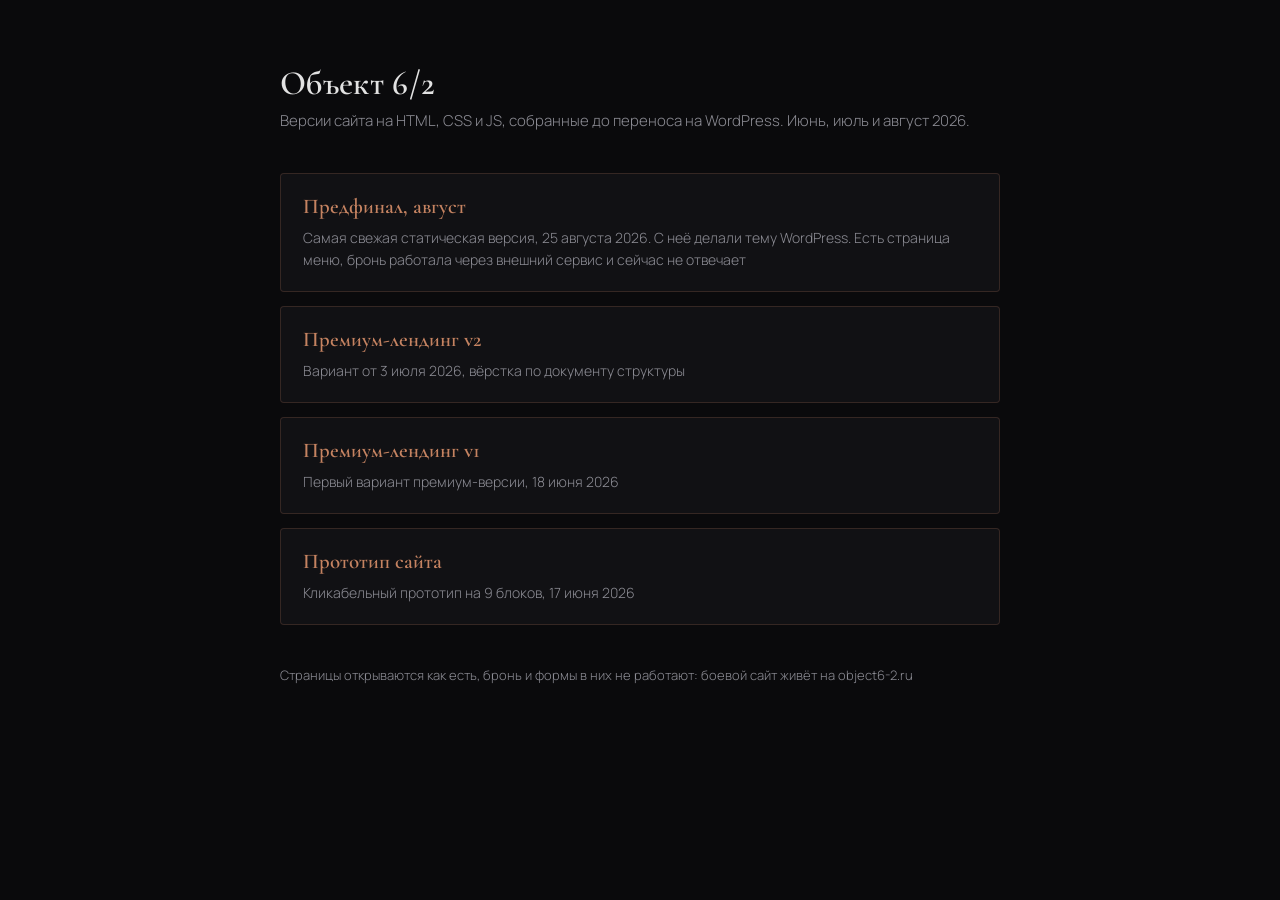
<file: index.html>
<!doctype html>
<html lang="ru">
<head>
<meta charset="utf-8">
<meta name="viewport" content="width=device-width, initial-scale=1">
<meta name="robots" content="noindex, nofollow">
<title>Объект 6/2 · статические версии сайта</title>
<link rel="preconnect" href="https://fonts.googleapis.com">
<link rel="preconnect" href="https://fonts.gstatic.com" crossorigin>
<link href="https://fonts.googleapis.com/css2?family=Cormorant+Garamond:wght@400;600&family=Manrope:wght@300;400;600&display=swap" rel="stylesheet">
<style>
  :root{--bg:#0a0a0c;--panel:rgba(20,20,25,.7);--copper:#c58361;--copper-hot:#d89b7b;--text:#e2e2e2;--muted:#8c8c94;--line:rgba(197,131,97,.2)}
  *{box-sizing:border-box}
  body{margin:0;padding:64px 16px;background:var(--bg);color:var(--text);font:300 16px/1.6 'Manrope',sans-serif}
  main{max-width:720px;margin:0 auto}
  h1{margin:0 0 6px;font:600 34px/1.15 'Cormorant Garamond',serif;letter-spacing:.01em}
  .sub{margin:0 0 40px;color:var(--muted);font-size:15px}
  a.card{display:block;padding:20px 22px;margin-bottom:14px;background:var(--panel);border:1px solid var(--line);border-radius:4px;color:var(--text);text-decoration:none;transition:border-color .3s,transform .3s}
  a.card:hover{border-color:var(--copper-hot);transform:translateY(-2px)}
  .name{font:600 21px/1.2 'Cormorant Garamond',serif;color:var(--copper)}
  .note{margin-top:6px;color:var(--muted);font-size:14px}
  footer{margin-top:40px;color:var(--muted);font-size:13px}
</style>
</head>
<body>
<main>
  <h1>Объект 6/2</h1>
  <p class="sub">Версии сайта на HTML, CSS и JS, собранные до переноса на WordPress. Июнь, июль и август 2026.</p>

  <a class="card" href="predfinal-avgust/"><span class="name">Предфинал, август</span>
    <div class="note">Самая свежая статическая версия, 25 августа 2026. С неё делали тему WordPress. Есть страница меню, бронь работала через внешний сервис и сейчас не отвечает</div></a>

  <a class="card" href="premium-v2/"><span class="name">Премиум-лендинг v2</span>
    <div class="note">Вариант от 3 июля 2026, вёрстка по документу структуры</div></a>

  <a class="card" href="premium-v1/"><span class="name">Премиум-лендинг v1</span>
    <div class="note">Первый вариант премиум-версии, 18 июня 2026</div></a>

  <a class="card" href="prototip/"><span class="name">Прототип сайта</span>
    <div class="note">Кликабельный прототип на 9 блоков, 17 июня 2026</div></a>

  <footer>Страницы открываются как есть, бронь и формы в них не работают: боевой сайт живёт на object6-2.ru</footer>
</main>
</body>
</html>
</file>
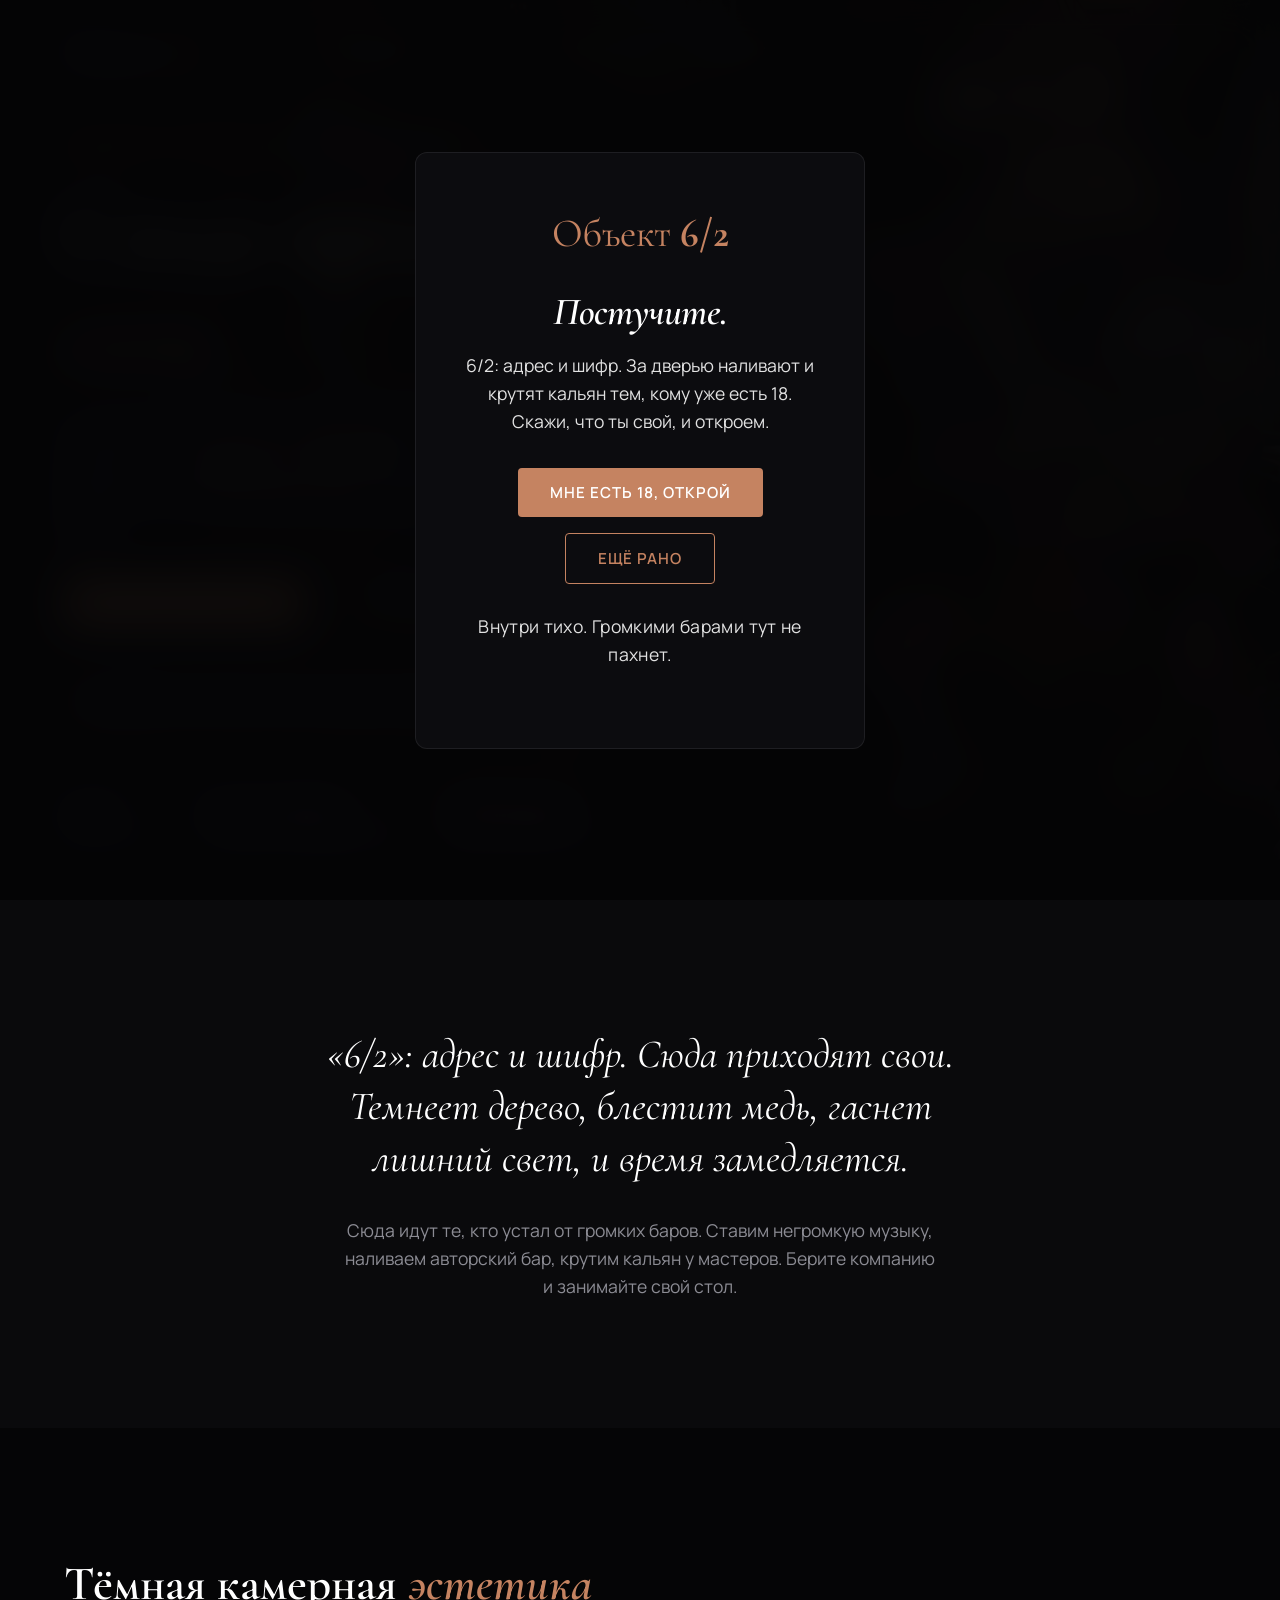
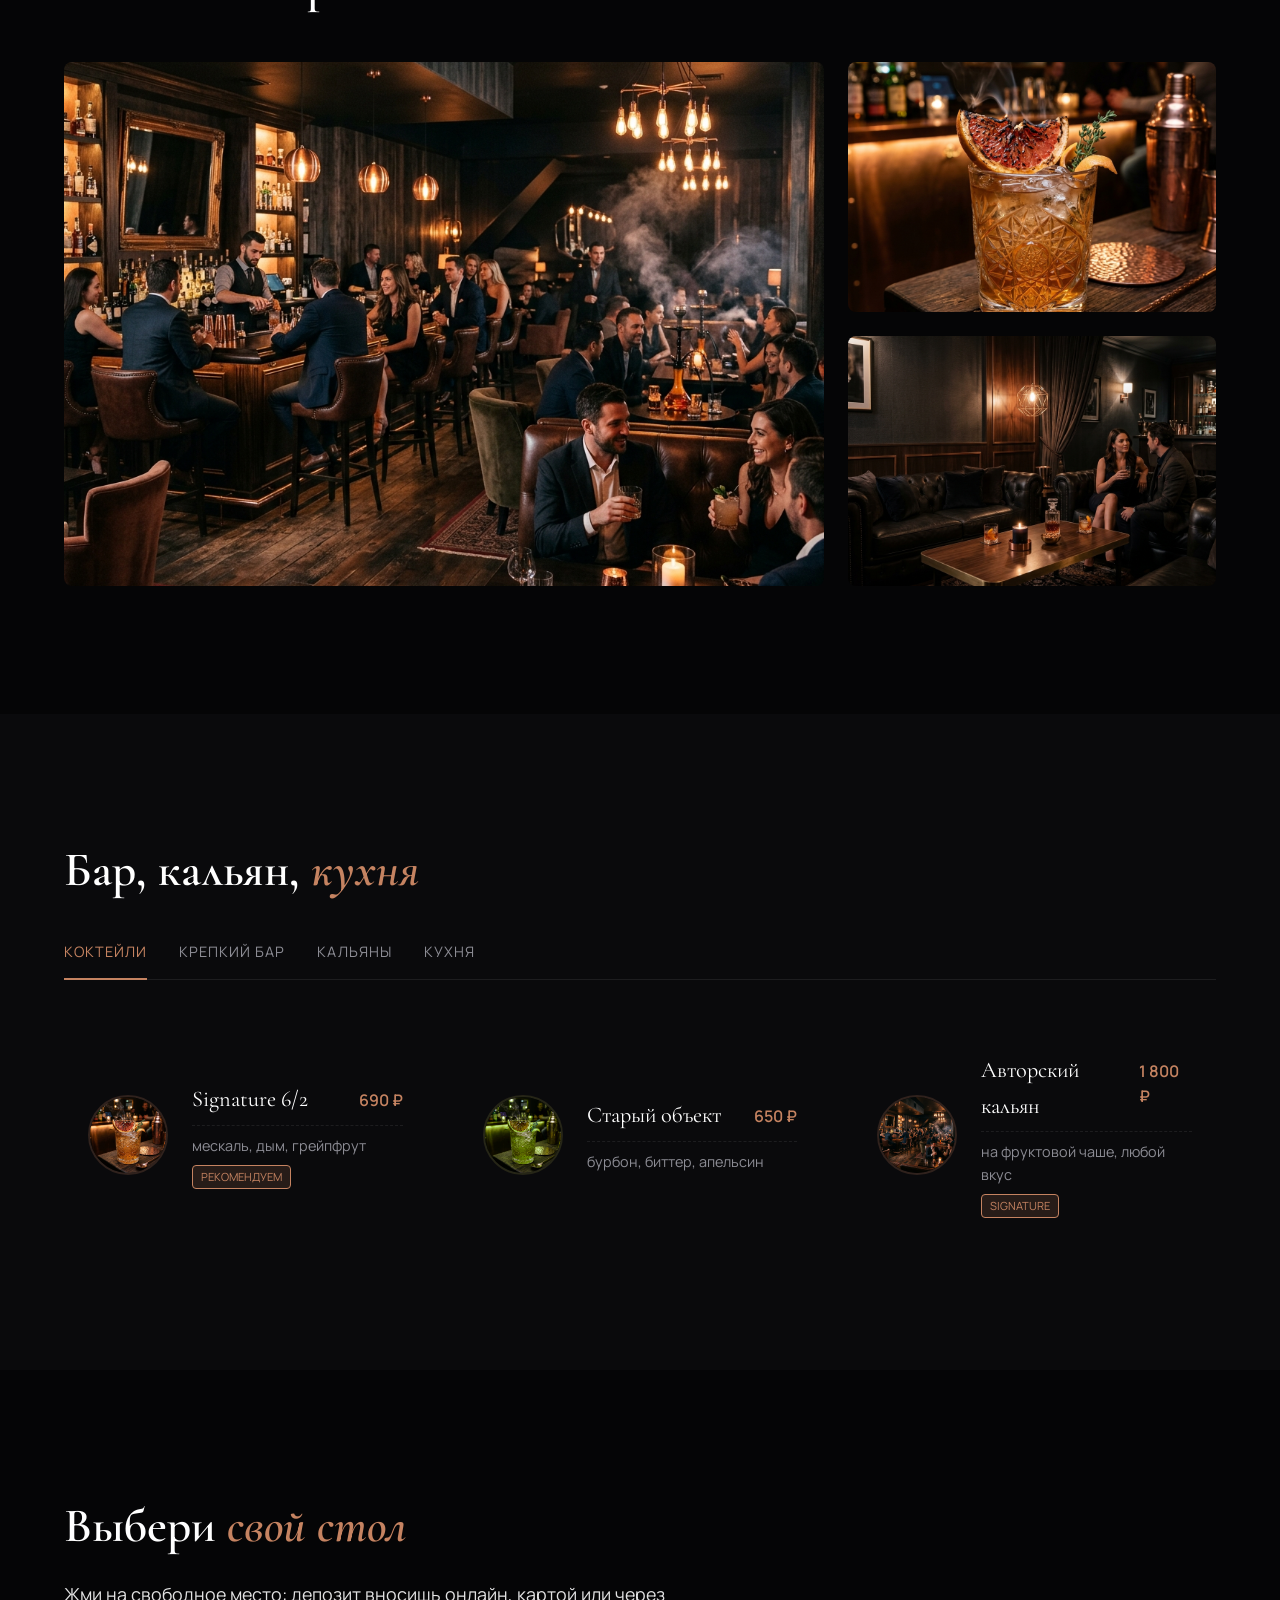
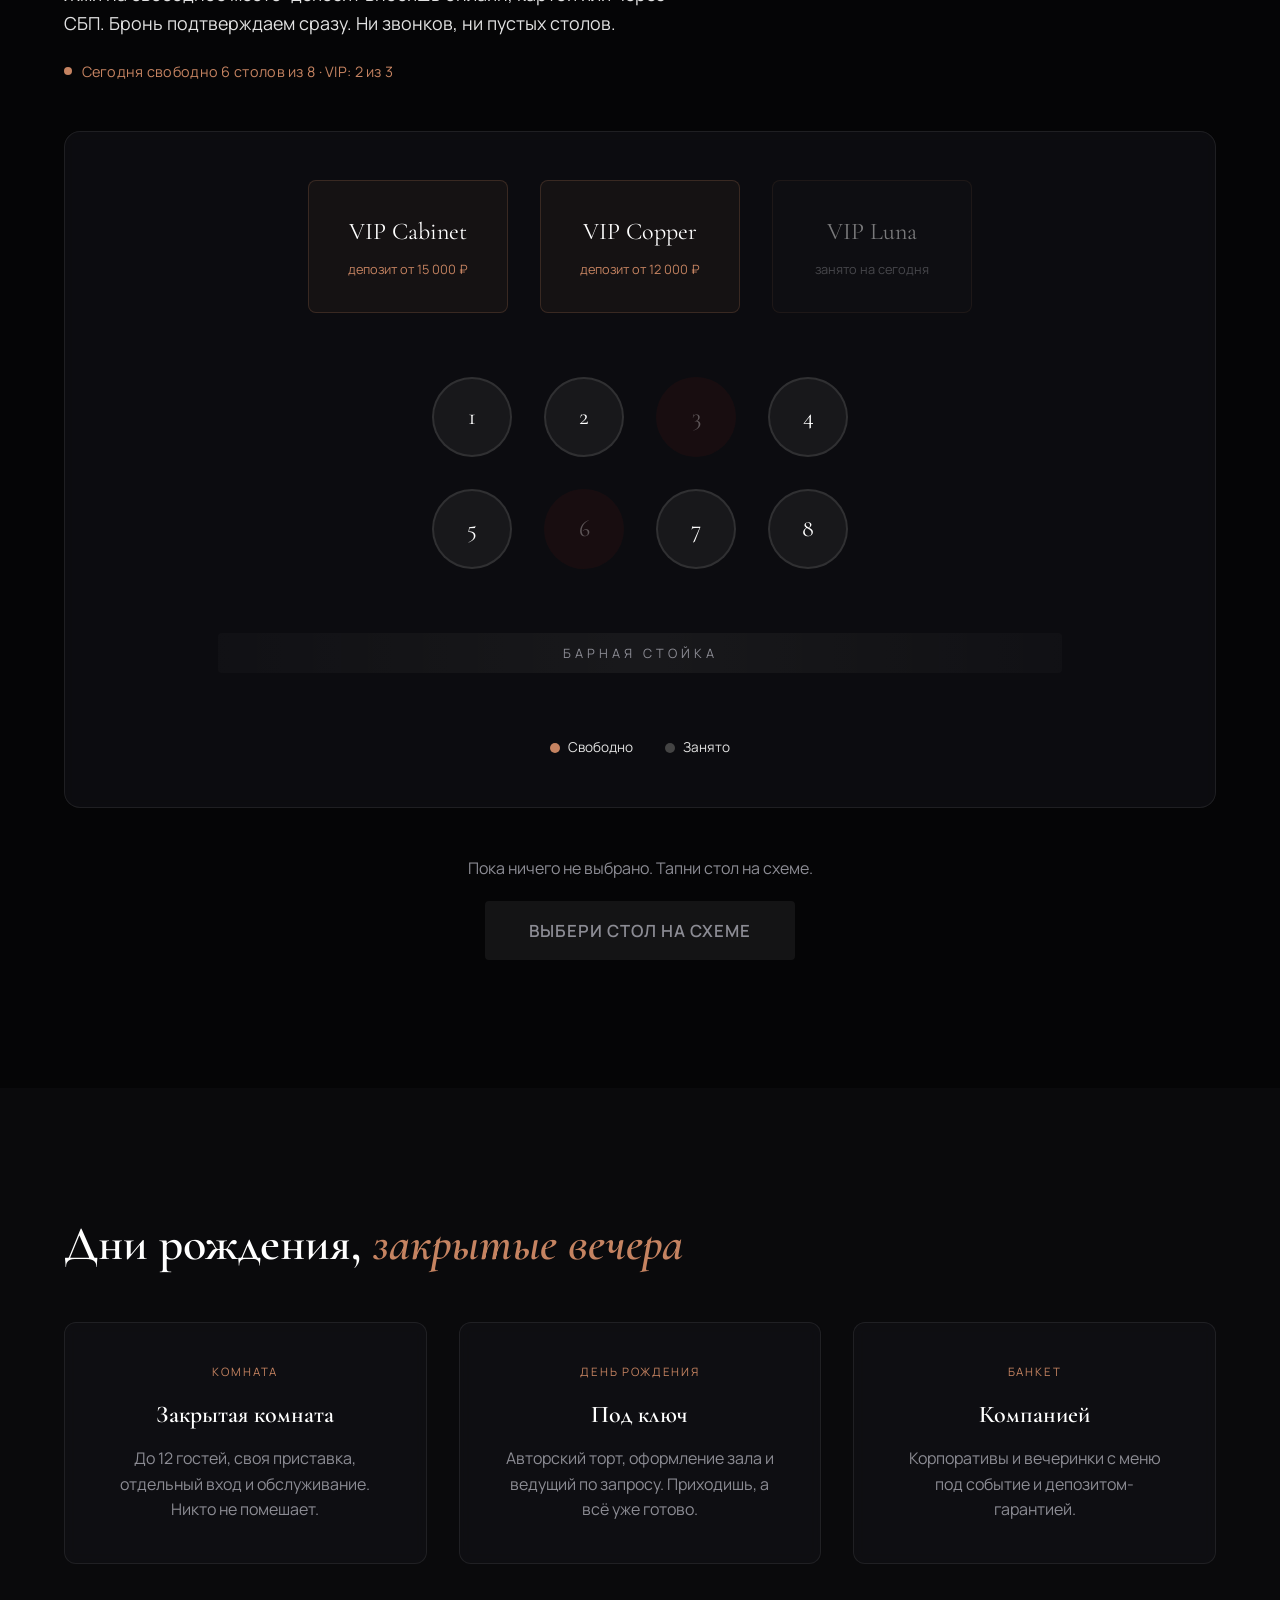
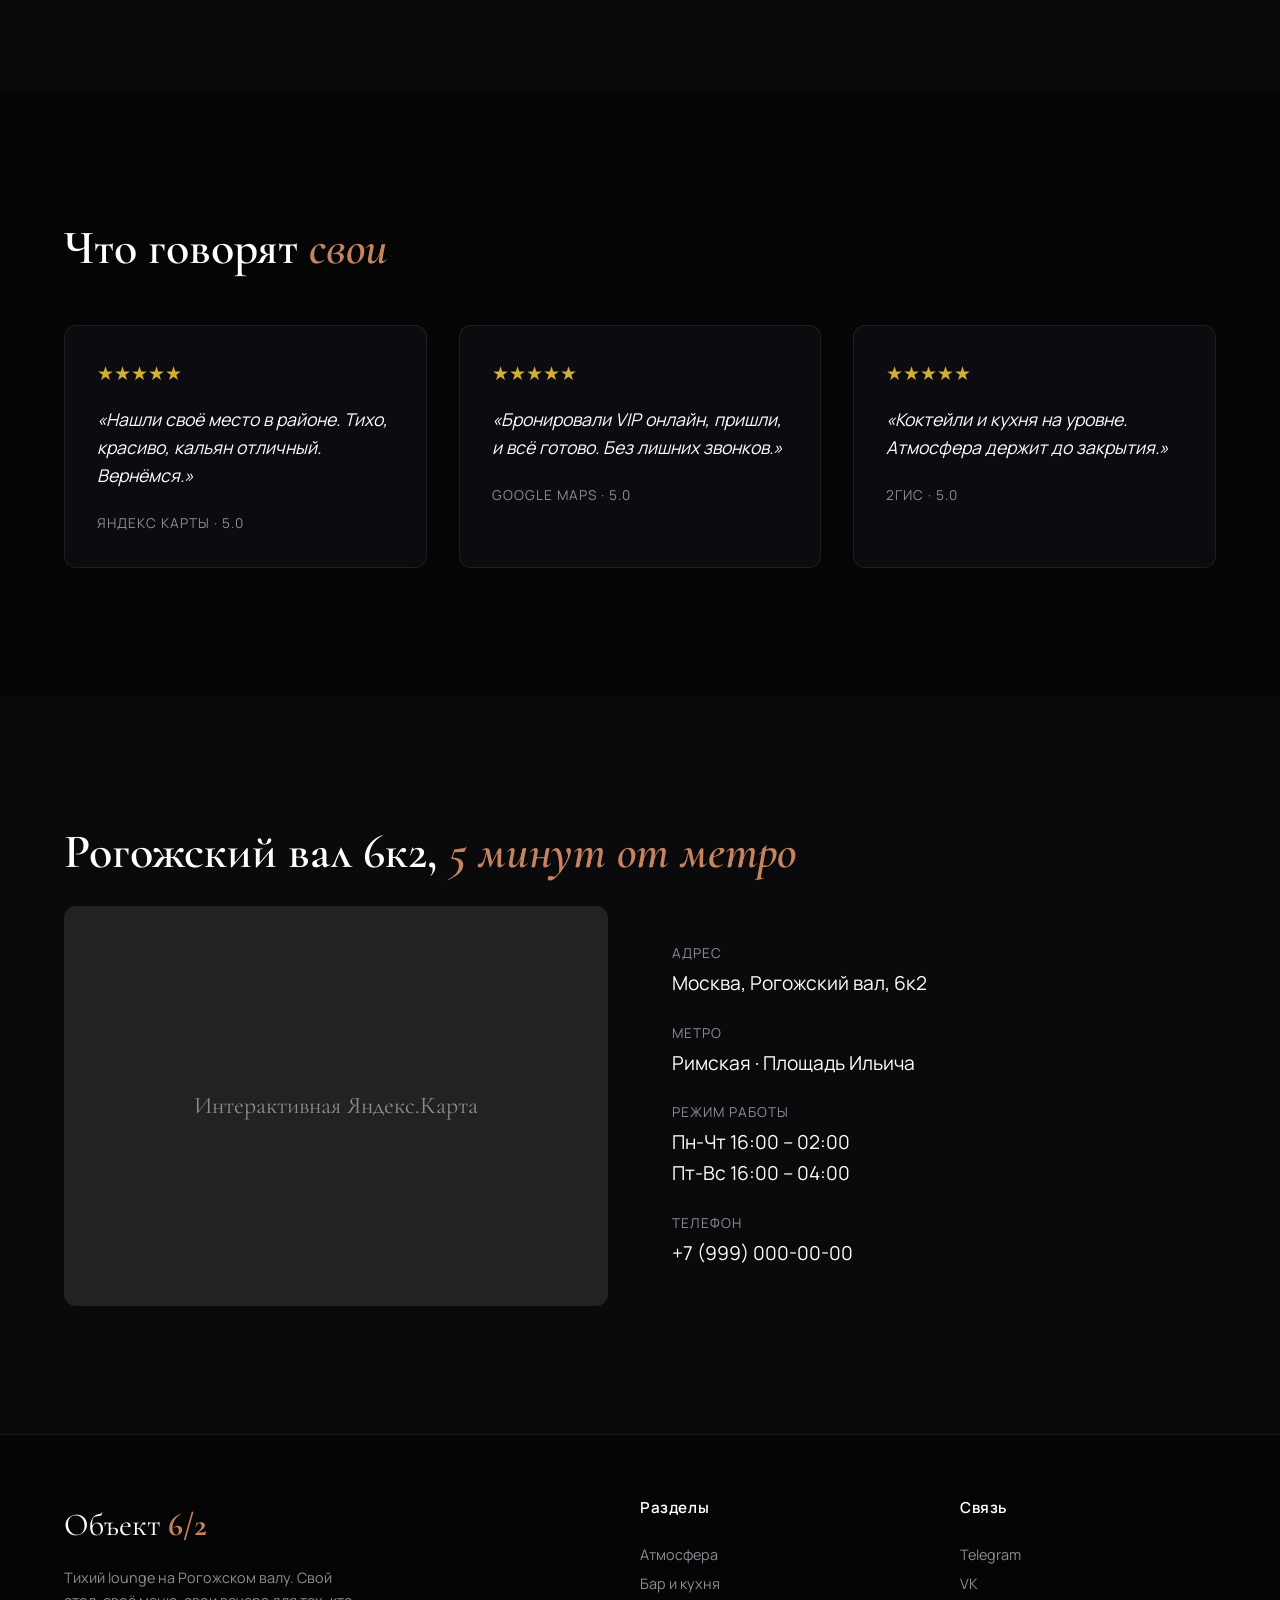
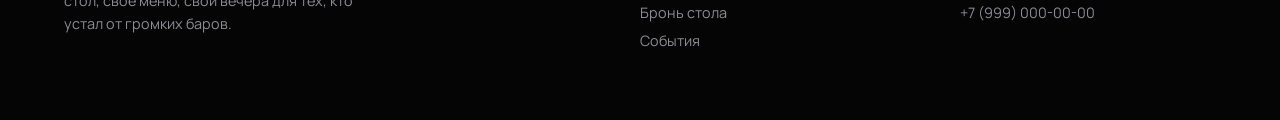
<file: premium-v1/index.html>
<!DOCTYPE html>
<html lang="ru">
<head>
  <meta charset="UTF-8">
  <meta name="viewport" content="width=device-width, initial-scale=1.0">
  <title>Объект 6/2 · закрытый lounge на Рогожском валу</title>
  <meta name="description" content="Тихий закрытый lounge у Римской и Площади Ильича. Свой стол бронируешь онлайн с депозитом: подтверждаем сразу, без звонков.">
  <link rel="stylesheet" href="styles.css">
</head>
<body>

  <!-- AGE GATE 18+ · ритуал «постучите» -->
  <div class="agegate" id="agegate">
    <div class="agecard">
      <div class="logo">Объект <b>6/2</b></div>
      <h2 class="age-knock">Постучите.</h2>
      <p class="age-lead">6/2: адрес и шифр. За дверью наливают и крутят кальян тем, кому уже есть 18. Скажи, что ты свой, и откроем.</p>
      <form class="age-form" id="ageForm">
        <button class="btn" id="ageYes" type="submit">Мне есть 18, открой</button>
        <button class="btn btn-ghost" id="ageNo" type="button">Ещё рано</button>
      </form>
      <p class="age-fine">Внутри тихо. Громкими барами тут не пахнет.</p>
    </div>
  </div>

  <!-- NAVIGATION -->
  <nav class="nav" id="nav">
    <div class="logo">Объект <b>6/2</b></div>
    <div class="links">
      <a href="#atmosphere">Атмосфера</a>
      <a href="#menu">Меню</a>
      <a href="#booking">Бронь стола</a>
      <a href="#vip">VIP</a>
      <a href="#contacts">Контакты</a>
    </div>
    <a href="#booking" class="btn btn-ghost cta">Выбрать свой стол</a>
  </nav>

  <!-- 1. HERO -->
  <section class="hero">
    <div class="hero-bg">
      <img src="assets/hero.png" alt="Тёмный зал Объекта 6/2 в медном свете">
    </div>
    <div class="hero-glow" aria-hidden="true"></div>
    <div class="hero-content reveal">
      <span class="eyebrow">Закрытый lounge · Москва · Рогожский вал</span>
      <h1>Сюда приходят <span class="c">свои</span></h1>
      <p class="sub">Глушим свет, миксуем авторский бар, томим дымный кальян. Стол держим за тобой: бронь со своим местом и депозитом подтверждаем сразу. Звонить никуда не надо.</p>
      <div class="row">
        <a href="#booking" class="btn">Выбрать свой стол</a>
        <a href="#menu" class="btn btn-ghost">Открыть меню</a>
      </div>
      <p class="hero-offer">Первый вечер: авторский коктейль за бронь на сайте.</p>
      <div class="hero-stats">
        <div class="stat-item">
          <b>4.9 / 5</b>
          <span>Яндекс Карты</span>
        </div>
        <div class="stat-item">
          <b>5 минут пешком</b>
          <span>От Римской и Площади Ильича</span>
        </div>
        <div class="stat-item">
          <b>3 VIP-комнаты</b>
          <span>Cabinet · Copper · Luna</span>
        </div>
      </div>
    </div>
  </section>

  <!-- 2. LEGEND -->
  <section class="section legend reveal">
    <p class="quote">«6/2»: адрес и шифр. Сюда приходят свои. Темнеет дерево, блестит медь, гаснет лишний свет, и время замедляется.</p>
    <p class="legend-body">
      Сюда идут те, кто устал от громких баров. Ставим негромкую музыку, наливаем авторский бар, крутим кальян у мастеров. Берите компанию и занимайте свой стол.
    </p>
  </section>

  <!-- 3. ATMOSPHERE -->
  <section class="section atmosphere" id="atmosphere">
    <h2>Тёмная камерная <span class="accent">эстетика</span></h2>

    <div class="gallery-grid reveal">
      <div class="gallery-item g-1">
        <img src="assets/hero.png" alt="Зал в медном свете">
        <div class="cap">Медный свет и фактура дерева</div>
      </div>
      <div class="gallery-item g-2">
        <img src="assets/cocktail.png" alt="Авторский коктейль">
        <div class="cap">Авторский бар</div>
      </div>
      <div class="gallery-item g-3">
        <img src="assets/vip.png" alt="Закрытая VIP-комната">
        <div class="cap">Закрытые зоны</div>
      </div>
    </div>
  </section>

  <!-- 4. MENU -->
  <section class="section menu" id="menu">
    <h2>Бар, кальян, <span class="accent">кухня</span></h2>

    <div class="menu-tabs reveal">
      <div class="menu-tab active">Коктейли</div>
      <div class="menu-tab">Крепкий бар</div>
      <div class="menu-tab">Кальяны</div>
      <div class="menu-tab">Кухня</div>
    </div>

    <div class="menu-grid reveal">
      <div class="menu-item">
        <img src="assets/cocktail.png" alt="Signature 6/2">
        <div class="info">
          <div class="header">
            <span class="name">Signature 6/2</span>
            <span class="price">690 ₽</span>
          </div>
          <div class="desc">мескаль, дым, грейпфрут</div>
          <span class="badge">Рекомендуем</span>
        </div>
      </div>
      <div class="menu-item">
        <img src="assets/cocktail.png" alt="Старый объект" style="filter: hue-rotate(45deg);">
        <div class="info">
          <div class="header">
            <span class="name">Старый объект</span>
            <span class="price">650 ₽</span>
          </div>
          <div class="desc">бурбон, биттер, апельсин</div>
        </div>
      </div>
      <div class="menu-item">
        <img src="assets/hero.png" alt="Авторский кальян">
        <div class="info">
          <div class="header">
            <span class="name">Авторский кальян</span>
            <span class="price">1 800 ₽</span>
          </div>
          <div class="desc">на фруктовой чаше, любой вкус</div>
          <span class="badge">Signature</span>
        </div>
      </div>
    </div>
  </section>

  <!-- 5. BOOKING · герой страницы -->
  <section class="section booking" id="booking">
    <div class="booking-head">
      <h2>Выбери <span class="accent">свой стол</span></h2>
      <p class="booking-lead">
        Жми на свободное место: депозит вносишь онлайн, картой или через СБП. Бронь подтверждаем сразу. Ни звонков, ни пустых столов.
      </p>
      <p class="booking-status"><span class="pulse" aria-hidden="true"></span>Сегодня свободно 6 столов из 8 · VIP: 2 из 3</p>
    </div>

    <div class="scheme-container reveal">
      <div class="scheme-grid">
        <div class="vip-row">
          <div class="table-vip" data-name="VIP Cabinet" data-dep="депозит от 15 000 ₽">
            <div class="n">VIP Cabinet</div>
            <div class="d">депозит от 15 000 ₽</div>
          </div>
          <div class="table-vip" data-name="VIP Copper" data-dep="депозит от 12 000 ₽">
            <div class="n">VIP Copper</div>
            <div class="d">депозит от 12 000 ₽</div>
          </div>
          <div class="table-vip busy" data-name="VIP Luna" data-dep="депозит от 10 000 ₽">
            <div class="n">VIP Luna</div>
            <div class="d">занято на сегодня</div>
          </div>
        </div>

        <div class="hall-row">
          <div class="table-norm free" data-name="Стол 1">1</div>
          <div class="table-norm free" data-name="Стол 2">2</div>
          <div class="table-norm busy" data-name="Стол 3">3</div>
          <div class="table-norm free" data-name="Стол 4">4</div>
          <div class="table-norm free" data-name="Стол 5">5</div>
          <div class="table-norm busy" data-name="Стол 6">6</div>
          <div class="table-norm free" data-name="Стол 7">7</div>
          <div class="table-norm free" data-name="Стол 8">8</div>
        </div>

        <div class="bar-zone">Барная стойка</div>

        <div class="legend-line">
          <span><i class="dot free"></i>Свободно</span>
          <span><i class="dot busy"></i>Занято</span>
        </div>
      </div>
    </div>

    <div class="booking-cta reveal">
      <div class="booking-summary" id="bookingSummary" aria-live="polite">
        <span class="sum-empty" id="sumEmpty">Пока ничего не выбрано. Тапни стол на схеме.</span>
        <span class="sum-picked" id="sumPicked" hidden>Выбран <b id="sumName"></b><em id="sumDep"></em></span>
      </div>
      <button class="btn btn-book" id="bookBtn" disabled>Выбери стол на схеме</button>
    </div>
  </section>

  <!-- 6. VIP & EVENTS -->
  <section class="section" id="vip">
    <h2>Дни рождения, <span class="accent">закрытые вечера</span></h2>

    <div class="vip-features reveal">
      <div class="vip-card">
        <div class="icon">Комната</div>
        <h3>Закрытая комната</h3>
        <p>До 12 гостей, своя приставка, отдельный вход и обслуживание. Никто не помешает.</p>
      </div>
      <div class="vip-card">
        <div class="icon">День рождения</div>
        <h3>Под ключ</h3>
        <p>Авторский торт, оформление зала и ведущий по запросу. Приходишь, а всё уже готово.</p>
      </div>
      <div class="vip-card">
        <div class="icon">Банкет</div>
        <h3>Компанией</h3>
        <p>Корпоративы и вечеринки с меню под событие и депозитом-гарантией.</p>
      </div>
    </div>
  </section>

  <!-- 7. REVIEWS -->
  <section class="section reviews">
    <h2>Что говорят <span class="accent">свои</span></h2>

    <div class="review-grid reveal">
      <div class="review-card">
        <div class="stars" aria-label="5 из 5">★★★★★</div>
        <p>«Нашли своё место в районе. Тихо, красиво, кальян отличный. Вернёмся.»</p>
        <div class="who">Яндекс Карты · 5.0</div>
      </div>
      <div class="review-card">
        <div class="stars" aria-label="5 из 5">★★★★★</div>
        <p>«Бронировали VIP онлайн, пришли, и всё готово. Без лишних звонков.»</p>
        <div class="who">Google Maps · 5.0</div>
      </div>
      <div class="review-card">
        <div class="stars" aria-label="5 из 5">★★★★★</div>
        <p>«Коктейли и кухня на уровне. Атмосфера держит до закрытия.»</p>
        <div class="who">2ГИС · 5.0</div>
      </div>
    </div>
  </section>

  <!-- 8. CONTACTS -->
  <section class="section" id="contacts">
    <h2>Рогожский вал 6к2, <span class="accent">5 минут от метро</span></h2>

    <div class="contacts-grid reveal">
      <div class="map-container"></div>
      <div class="contact-info">
        <div class="contact-item">
          <div class="k">Адрес</div>
          <div class="v">Москва, Рогожский вал, 6к2</div>
        </div>
        <div class="contact-item">
          <div class="k">Метро</div>
          <div class="v">Римская · Площадь Ильича</div>
        </div>
        <div class="contact-item">
          <div class="k">Режим работы</div>
          <div class="v">Пн-Чт 16:00 – 02:00<br>Пт-Вс 16:00 – 04:00</div>
        </div>
        <div class="contact-item">
          <div class="k">Телефон</div>
          <div class="v">+7 (999) 000-00-00</div>
        </div>
      </div>
    </div>
  </section>

  <!-- 9. FOOTER -->
  <footer>
    <div class="footer-grid reveal">
      <div>
        <div class="footer-logo">Объект <b>6/2</b></div>
        <p class="footer-about">
          Тихий lounge на Рогожском валу. Свой стол, своё меню, свои вечера для тех, кто устал от громких баров.
        </p>
      </div>
      <div>
        <h4>Разделы</h4>
        <ul class="footer-links">
          <li><a href="#atmosphere">Атмосфера</a></li>
          <li><a href="#menu">Бар и кухня</a></li>
          <li><a href="#booking">Бронь стола</a></li>
          <li><a href="#vip">События</a></li>
        </ul>
      </div>
      <div>
        <h4>Связь</h4>
        <ul class="footer-links">
          <li><a href="#">Telegram</a></li>
          <li><a href="#">VK</a></li>
          <li>+7 (999) 000-00-00</li>
        </ul>
      </div>
    </div>
  </footer>

  <script src="app.js"></script>
</body>
</html>
</file>
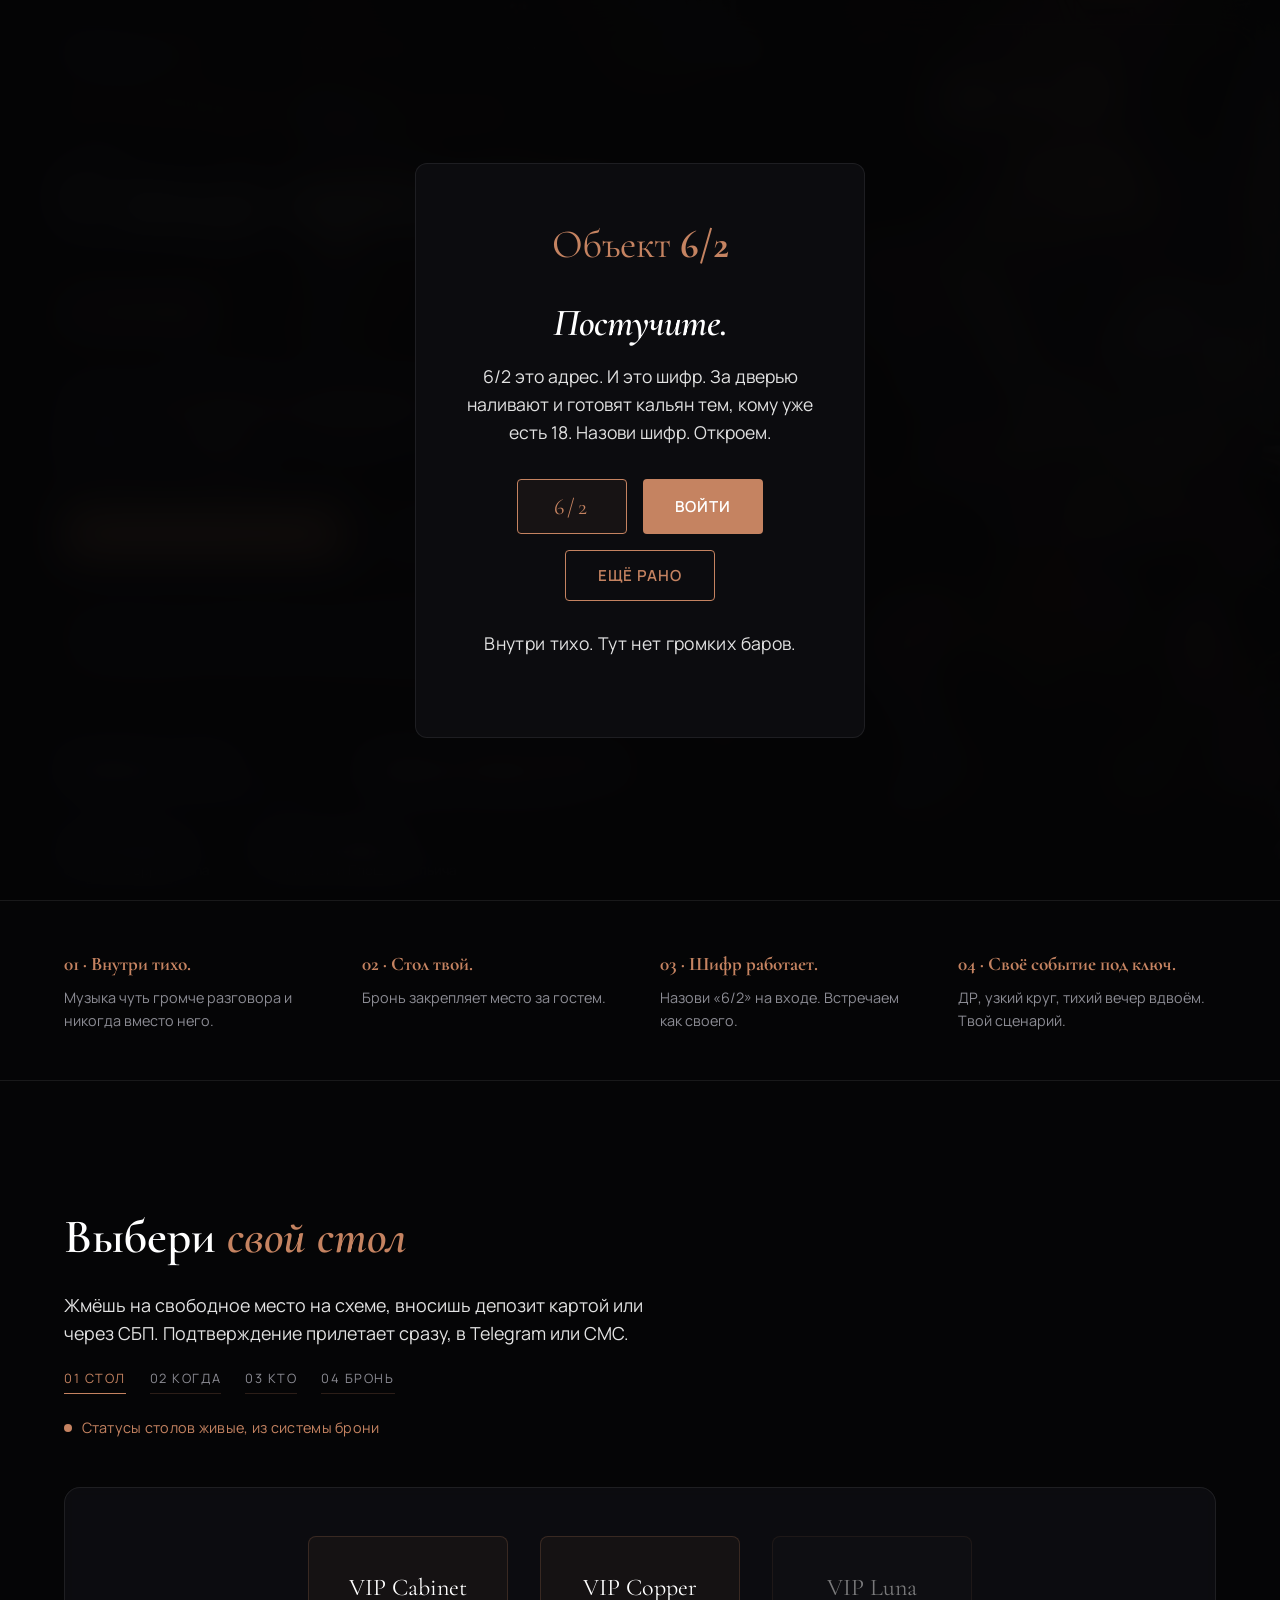
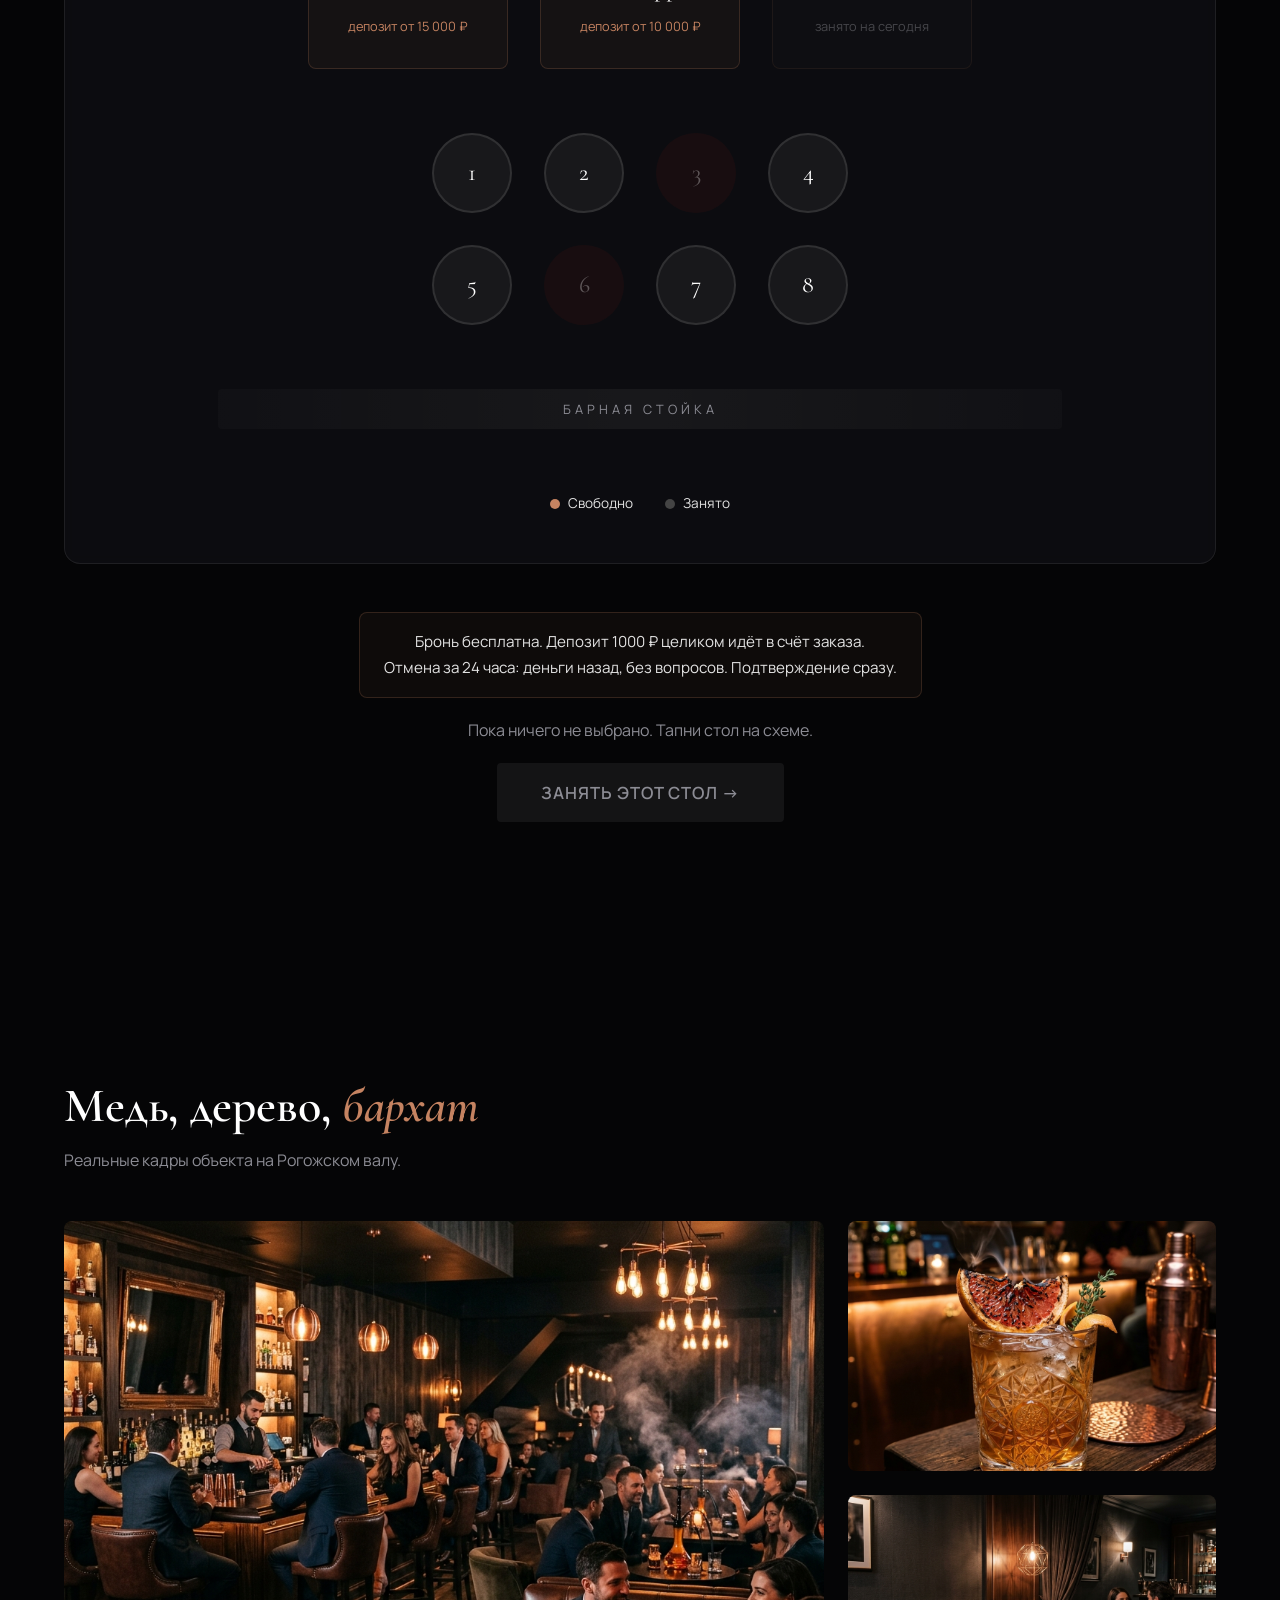
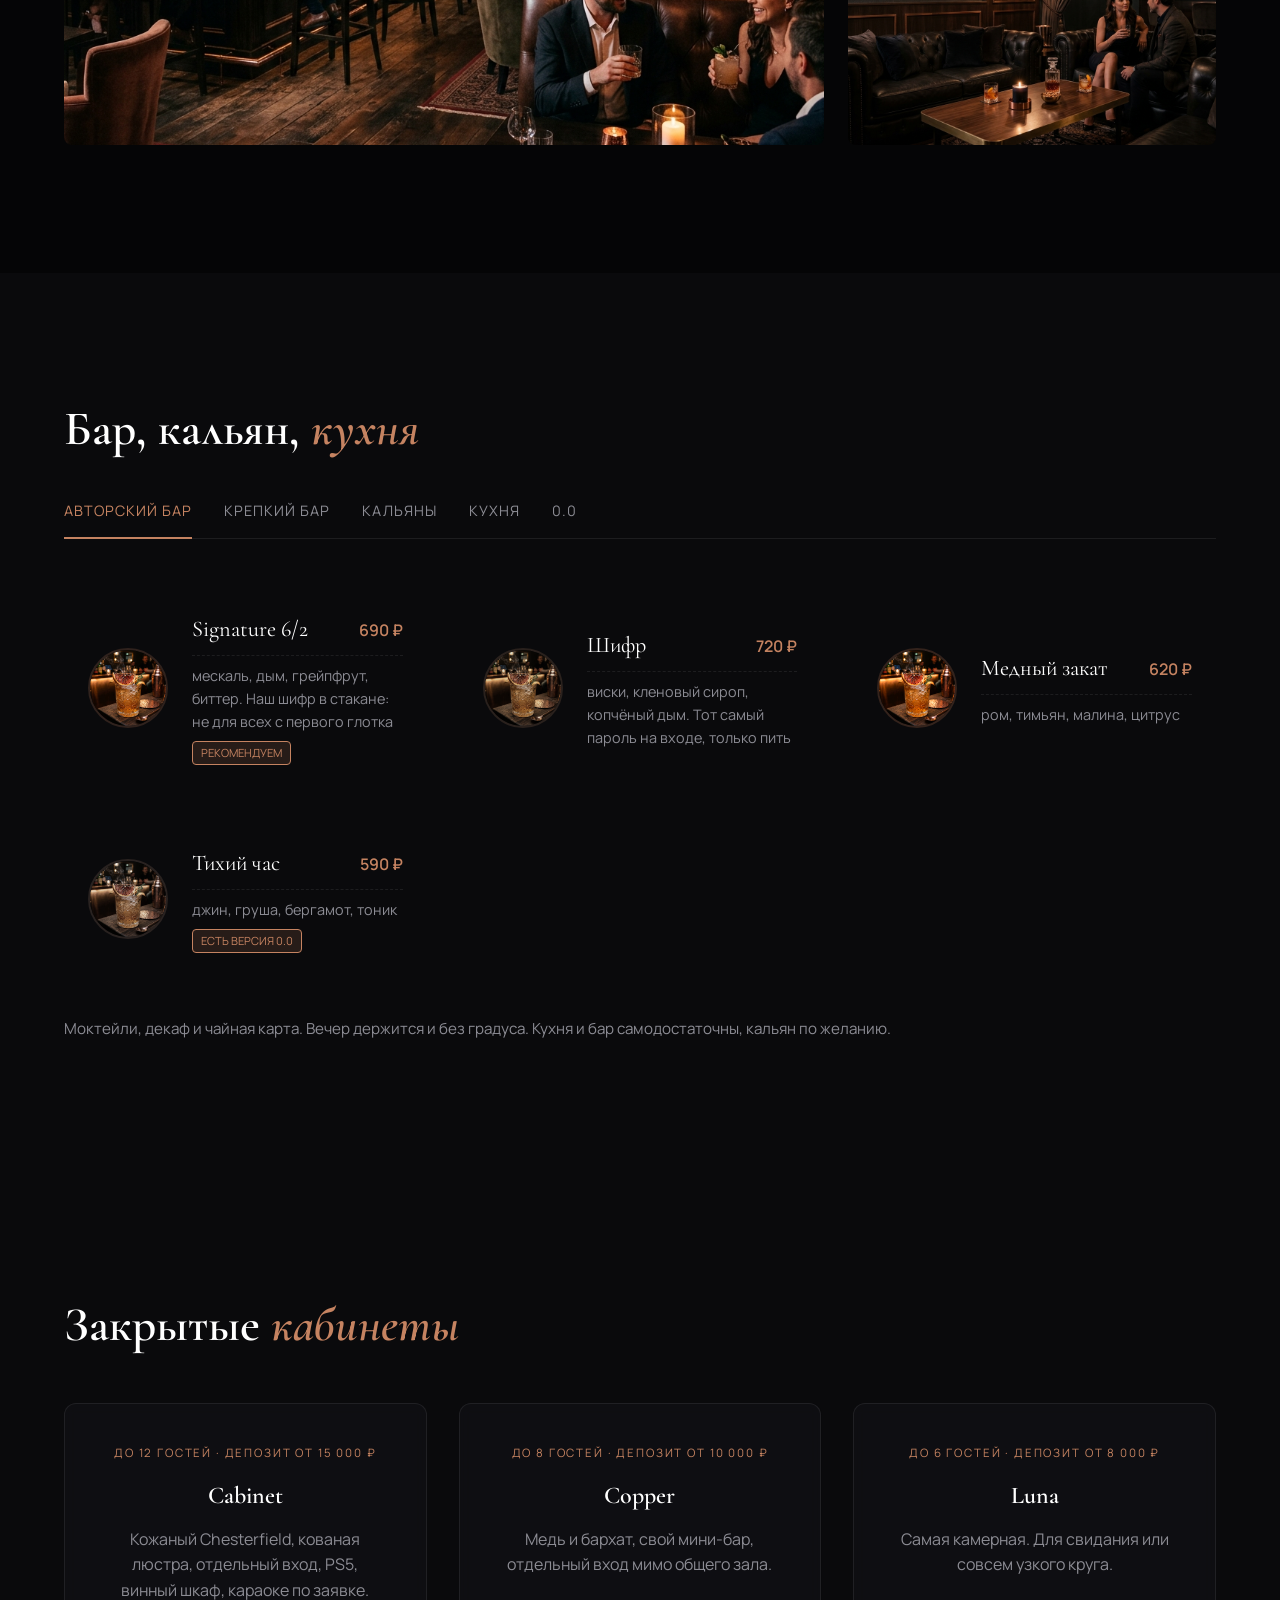
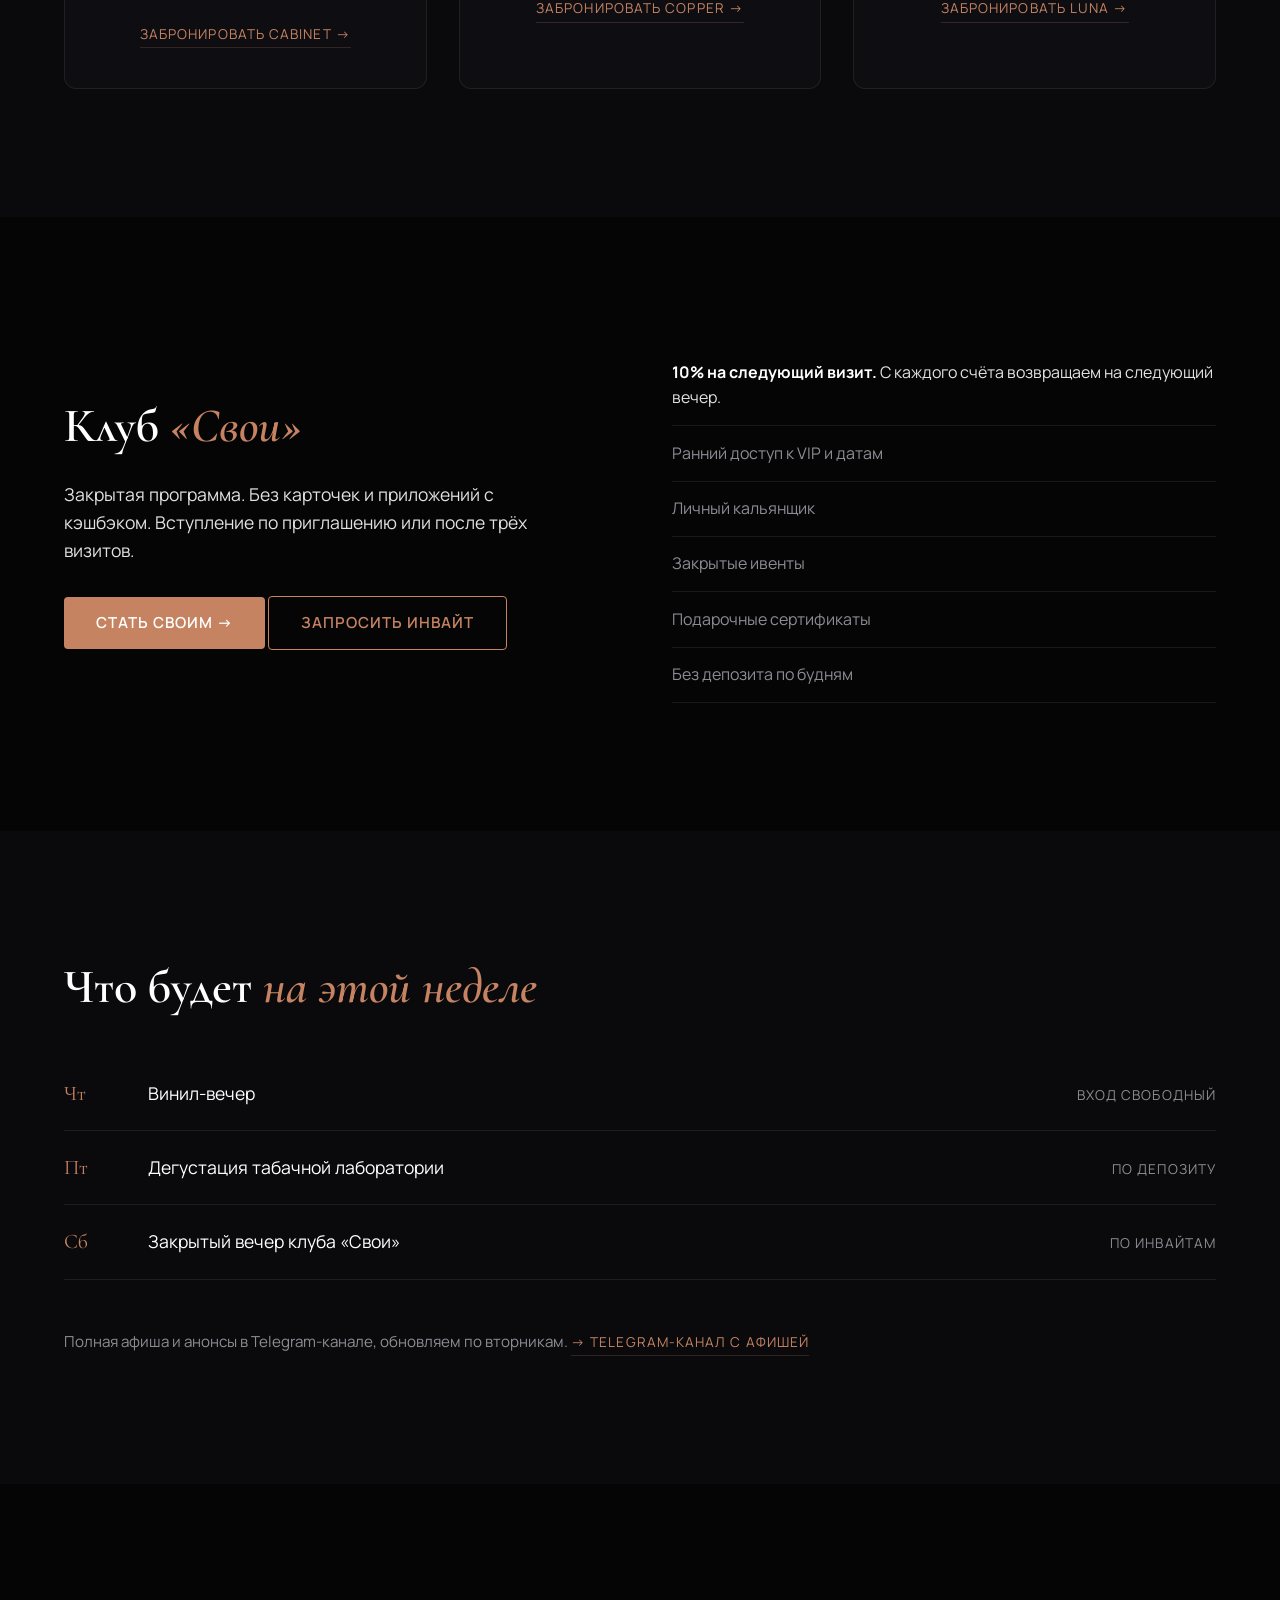
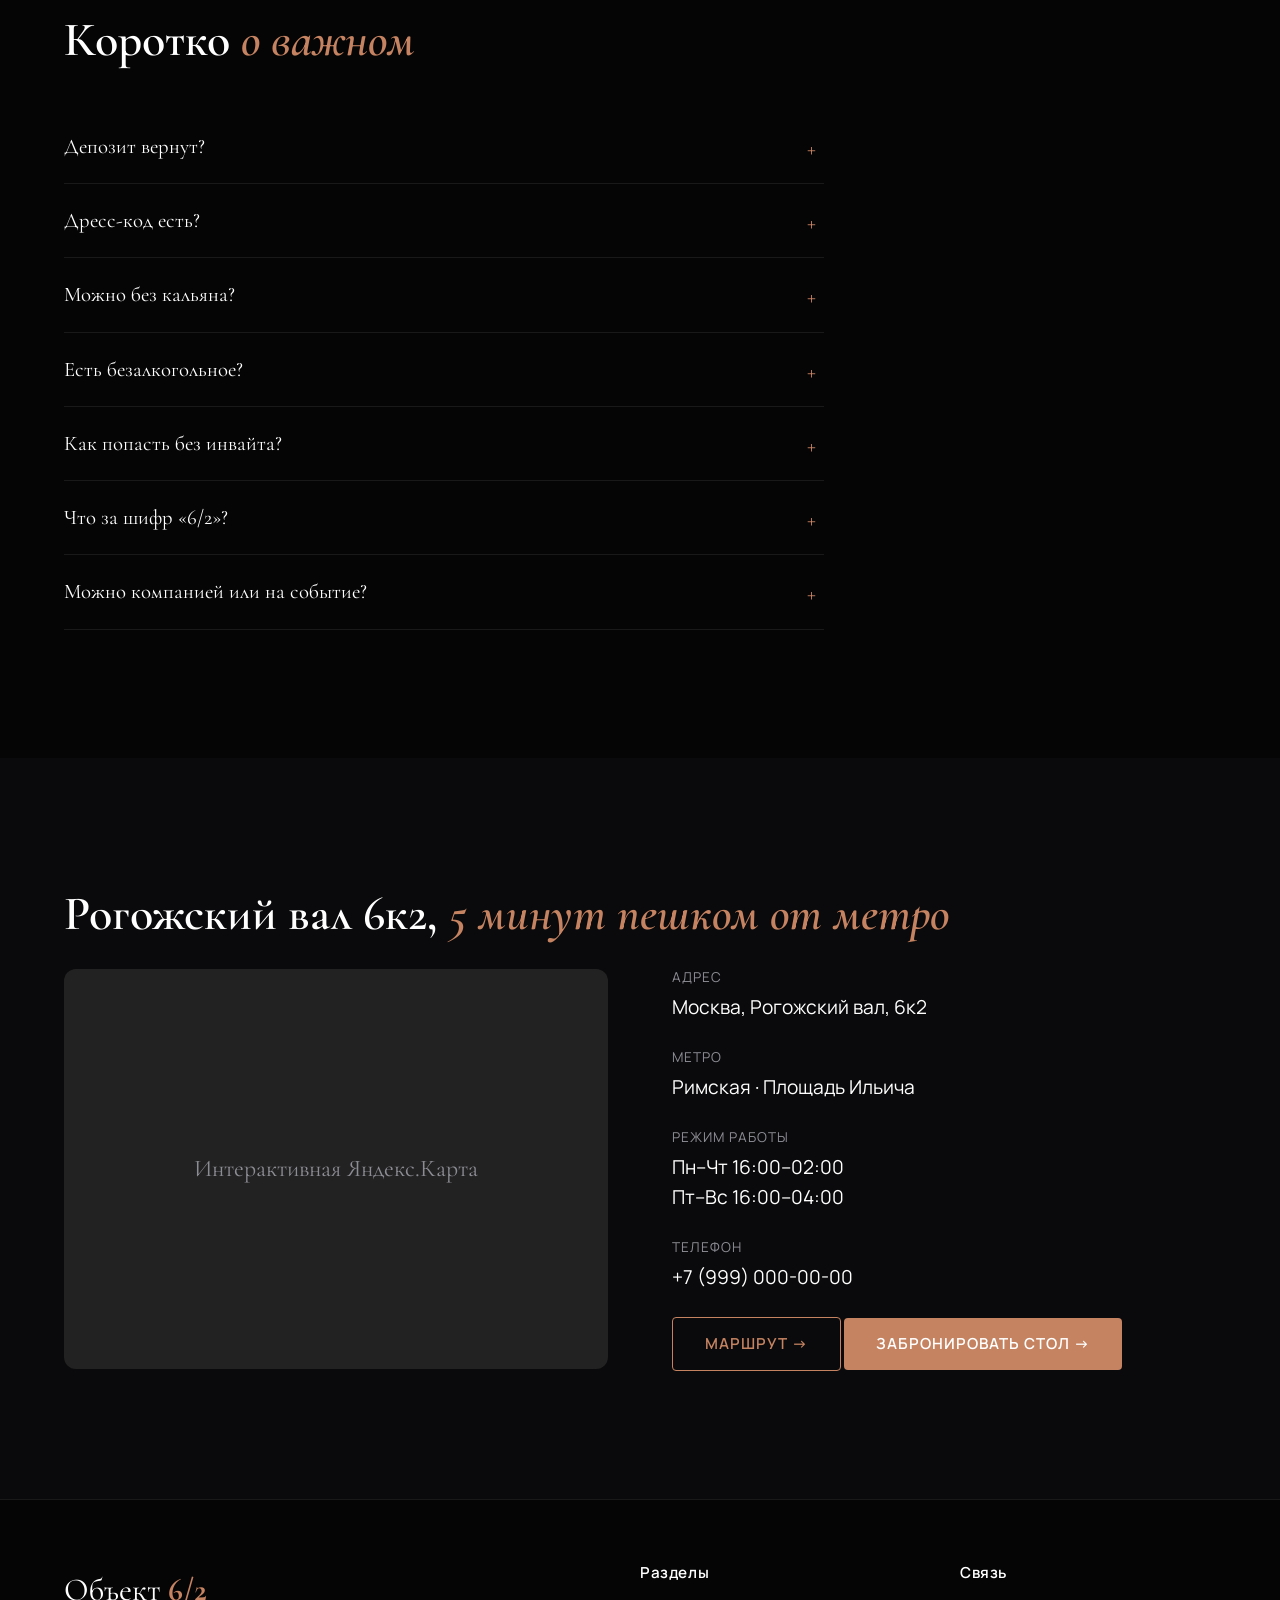
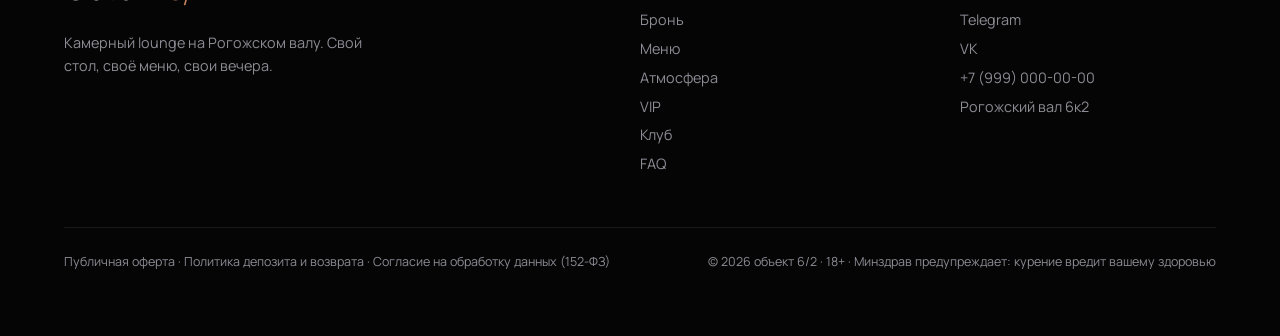
<file: premium-v2/index.html>
<!DOCTYPE html>
<html lang="ru">
<head>
  <meta charset="UTF-8">
  <meta name="viewport" content="width=device-width, initial-scale=1.0">
  <title>Объект 6/2 · закрытый lounge-бар на Рогожском валу · бронь стола онлайн</title>
  <meta name="description" content="Камерный бар у Римской и Площади Ильича. Свой стол по брони с депозитом, авторский бар, кальян у мастеров. Работаем ежедневно с 16:00.">
  <meta property="og:title" content="Объект 6/2 · закрытый lounge на Рогожском валу">
  <meta property="og:description" content="Свой стол по брони. Авторский бар, кальян, тихо. Ежедневно с 16:00.">
  <meta property="og:image" content="assets/hero.png">
  <link rel="stylesheet" href="styles.css">
</head>
<body>

  <!-- AGE GATE 18+ · ритуал «постучите» -->
  <div class="agegate" id="agegate">
    <div class="agecard">
      <div class="logo">Объект <b>6/2</b></div>
      <h2 class="age-knock">Постучите.</h2>
      <p class="age-lead">6/2 это адрес. И это шифр. За дверью наливают и готовят кальян тем, кому уже есть 18. Назови шифр. Откроем.</p>
      <form class="age-form" id="ageForm">
        <input class="age-input" id="ageCode" value="6/2" aria-label="Шифр" autocomplete="off">
        <button class="btn" id="ageYes" type="submit">Войти</button>
        <button class="btn btn-ghost" id="ageNo" type="button">Ещё рано</button>
      </form>
      <p class="age-fine">Внутри тихо. Тут нет громких баров.</p>
    </div>
  </div>

  <!-- NAVIGATION -->
  <nav class="nav" id="nav">
    <div class="logo">Объект <b>6/2</b></div>
    <div class="links">
      <a href="#booking">Бронь</a>
      <a href="#menu">Меню</a>
      <a href="#atmosphere">Атмосфера</a>
      <a href="#vip">VIP</a>
      <a href="#club">Клуб</a>
      <a href="#faq">FAQ</a>
      <a href="#contacts">Контакты</a>
    </div>
    <a href="#booking" class="btn btn-ghost cta">Забронировать →</a>
  </nav>

  <!-- 1. HERO -->
  <section class="hero">
    <div class="hero-bg">
      <img src="assets/hero.png" alt="Главный зал объекта 6/2 на Рогожском валу в медном свете">
    </div>
    <div class="hero-glow" aria-hidden="true"></div>
    <div class="hero-content reveal">
      <span class="eyebrow">MSK · Рогожский вал 6к2 · Работаем · 16:00–02:00</span>
      <h1>Сюда приходят <span class="c">свои</span></h1>
      <p class="sub">Глушим свет, миксуем авторский бар, томим дымный кальян. Стол держим за тобой: бронь со своим местом, без единого звонка.</p>
      <div class="row">
        <a href="#booking" class="btn">Забронировать стол →</a>
        <a href="#booking" class="btn btn-ghost">Выбрать стол по схеме</a>
      </div>
      <p class="hero-offer">Первый визит: коктейль Signature 6/2 за бронь на сайте.<br><span class="offer-fine">Отметь «первый визит» при брони, коктейль будет ждать за столом.</span></p>
      <div class="hero-stats">
        <div class="stat-item">
          <b>Ежедневно с 16:00</b>
          <span>Рейтинг Яндекс · 2ГИС появится здесь</span>
        </div>
        <div class="stat-item">
          <b>Свободно сегодня: N столов</b>
          <span>Живой статус из системы брони</span>
        </div>
        <div class="stat-item">
          <b>3 VIP-комнаты</b>
          <span>Cabinet · Copper · Luna</span>
        </div>
        <div class="stat-item">
          <b>5 минут пешком</b>
          <span>От Римской и Площади Ильича</span>
        </div>
      </div>
    </div>
  </section>

  <!-- 1b. МАНИФЕСТ · правила клуба -->
  <section class="manifest reveal">
    <div class="manifest-grid">
      <div class="m-item"><b>01 · Внутри тихо.</b><p>Музыка чуть громче разговора и никогда вместо него.</p></div>
      <div class="m-item"><b>02 · Стол твой.</b><p>Бронь закрепляет место за гостем.</p></div>
      <div class="m-item"><b>03 · Шифр работает.</b><p>Назови «6/2» на входе. Встречаем как своего.</p></div>
      <div class="m-item"><b>04 · Своё событие под ключ.</b><p>ДР, узкий круг, тихий вечер вдвоём. Твой сценарий.</p></div>
    </div>
  </section>

  <!-- 2. BOOKING · герой страницы -->
  <section class="section booking" id="booking">
    <div class="booking-head">
      <h2>Выбери <span class="accent">свой стол</span></h2>
      <p class="booking-lead">
        Жмёшь на свободное место на схеме, вносишь депозит картой или через СБП. Подтверждение прилетает сразу, в Telegram или СМС.
      </p>
      <div class="steps" aria-label="Шаги брони">
        <span>01 Стол</span><span>02 Когда</span><span>03 Кто</span><span>04 Бронь</span>
      </div>
      <p class="booking-status"><span class="pulse" aria-hidden="true"></span>Статусы столов живые, из системы брони</p>
    </div>

    <div class="scheme-container reveal">
      <div class="scheme-grid">
        <div class="vip-row">
          <div class="table-vip" data-name="VIP Cabinet" data-dep="депозит от 15 000 ₽">
            <div class="n">VIP Cabinet</div>
            <div class="d">депозит от 15 000 ₽</div>
          </div>
          <div class="table-vip" data-name="VIP Copper" data-dep="депозит от 10 000 ₽">
            <div class="n">VIP Copper</div>
            <div class="d">депозит от 10 000 ₽</div>
          </div>
          <div class="table-vip busy" data-name="VIP Luna" data-dep="депозит от 8 000 ₽">
            <div class="n">VIP Luna</div>
            <div class="d">занято на сегодня</div>
          </div>
        </div>

        <div class="hall-row">
          <div class="table-norm free" data-name="Стол 1">1</div>
          <div class="table-norm free" data-name="Стол 2">2</div>
          <div class="table-norm busy" data-name="Стол 3">3</div>
          <div class="table-norm free" data-name="Стол 4">4</div>
          <div class="table-norm free" data-name="Стол 5">5</div>
          <div class="table-norm busy" data-name="Стол 6">6</div>
          <div class="table-norm free" data-name="Стол 7">7</div>
          <div class="table-norm free" data-name="Стол 8">8</div>
        </div>

        <div class="bar-zone">Барная стойка</div>

        <div class="legend-line">
          <span><i class="dot free"></i>Свободно</span>
          <span><i class="dot busy"></i>Занято</span>
        </div>
      </div>
    </div>

    <div class="booking-cta reveal">
      <p class="trust-node">
        Бронь бесплатна. Депозит 1000 ₽ целиком идёт в счёт заказа.<br>
        Отмена за 24 часа: деньги назад, без вопросов. Подтверждение сразу.
      </p>
      <div class="booking-summary" id="bookingSummary" aria-live="polite">
        <span class="sum-empty" id="sumEmpty">Пока ничего не выбрано. Тапни стол на схеме.</span>
        <span class="sum-picked" id="sumPicked" hidden>Выбран <b id="sumName"></b><em id="sumDep"></em></span>
      </div>
      <button class="btn btn-book" id="bookBtn" disabled>Занять этот стол →</button>
    </div>
  </section>

  <!-- 3. ATMOSPHERE -->
  <section class="section atmosphere" id="atmosphere">
    <h2>Медь, дерево, <span class="accent">бархат</span></h2>
    <p class="section-sub">Реальные кадры объекта на Рогожском валу.</p>

    <div class="gallery-grid reveal">
      <div class="gallery-item g-1">
        <img src="assets/hero.png" alt="Главный зал объекта 6/2 на Рогожском валу">
        <div class="cap">Главный зал</div>
      </div>
      <div class="gallery-item g-2">
        <img src="assets/cocktail.png" alt="Авторский коктейль на баре">
        <div class="cap">Бар</div>
      </div>
      <div class="gallery-item g-3">
        <img src="assets/vip.png" alt="Закрытая VIP-комната Cabinet">
        <div class="cap">Cabinet</div>
      </div>
    </div>
  </section>

  <!-- 4. MENU -->
  <section class="section menu" id="menu">
    <h2>Бар, кальян, <span class="accent">кухня</span></h2>

    <div class="menu-tabs reveal">
      <div class="menu-tab active">Авторский бар</div>
      <div class="menu-tab">Крепкий бар</div>
      <div class="menu-tab">Кальяны</div>
      <div class="menu-tab">Кухня</div>
      <div class="menu-tab">0.0</div>
    </div>

    <div class="menu-grid reveal">
      <div class="menu-item">
        <img src="assets/cocktail.png" alt="Коктейль Signature 6/2">
        <div class="info">
          <div class="header">
            <span class="name">Signature 6/2</span>
            <span class="price">690 ₽</span>
          </div>
          <div class="desc">мескаль, дым, грейпфрут, биттер. Наш шифр в стакане: не для всех с первого глотка</div>
          <span class="badge">Рекомендуем</span>
        </div>
      </div>
      <div class="menu-item">
        <img src="assets/cocktail.png" alt="Коктейль Шифр" style="filter: sepia(0.4) brightness(0.85);">
        <div class="info">
          <div class="header">
            <span class="name">Шифр</span>
            <span class="price">720 ₽</span>
          </div>
          <div class="desc">виски, кленовый сироп, копчёный дым. Тот самый пароль на входе, только пить</div>
        </div>
      </div>
      <div class="menu-item">
        <img src="assets/cocktail.png" alt="Коктейль Медный закат" style="filter: saturate(1.15) brightness(1.05);">
        <div class="info">
          <div class="header">
            <span class="name">Медный закат</span>
            <span class="price">620 ₽</span>
          </div>
          <div class="desc">ром, тимьян, малина, цитрус</div>
        </div>
      </div>
      <div class="menu-item">
        <img src="assets/cocktail.png" alt="Коктейль Тихий час" style="filter: grayscale(0.45) brightness(0.95);">
        <div class="info">
          <div class="header">
            <span class="name">Тихий час</span>
            <span class="price">590 ₽</span>
          </div>
          <div class="desc">джин, груша, бергамот, тоник</div>
          <span class="badge">есть версия 0.0</span>
        </div>
      </div>
    </div>

    <p class="menu-note">Моктейли, декаф и чайная карта. Вечер держится и без градуса. Кухня и бар самодостаточны, кальян по желанию.</p>
  </section>

  <!-- 5. VIP · 3 комнаты -->
  <section class="section" id="vip">
    <h2>Закрытые <span class="accent">кабинеты</span></h2>

    <div class="vip-features reveal">
      <div class="vip-card">
        <div class="icon">до 12 гостей · депозит от 15 000 ₽</div>
        <h3>Cabinet</h3>
        <p>Кожаный Chesterfield, кованая люстра, отдельный вход, PS5, винный шкаф, караоке по заявке.</p>
        <a href="#booking" class="vip-link">Забронировать Cabinet →</a>
      </div>
      <div class="vip-card">
        <div class="icon">до 8 гостей · депозит от 10 000 ₽</div>
        <h3>Copper</h3>
        <p>Медь и бархат, свой мини-бар, отдельный вход мимо общего зала.</p>
        <a href="#booking" class="vip-link">Забронировать Copper →</a>
      </div>
      <div class="vip-card">
        <div class="icon">до 6 гостей · депозит от 8 000 ₽</div>
        <h3>Luna</h3>
        <p>Самая камерная. Для свидания или совсем узкого круга.</p>
        <a href="#booking" class="vip-link">Забронировать Luna →</a>
      </div>
    </div>
  </section>

  <!-- 6. КЛУБ «СВОИ» -->
  <section class="section club" id="club">
    <div class="club-grid reveal">
      <div class="club-lead">
        <h2>Клуб <span class="accent">«Свои»</span></h2>
        <p>Закрытая программа. Без карточек и приложений с кэшбэком. Вступление по приглашению или после трёх визитов.</p>
        <div class="row">
          <a href="#contacts" class="btn">Стать своим →</a>
          <a href="#contacts" class="btn btn-ghost">Запросить инвайт</a>
        </div>
      </div>
      <ul class="club-perks">
        <li><b>10% на следующий визит.</b> С каждого счёта возвращаем на следующий вечер.</li>
        <li>Ранний доступ к VIP и датам</li>
        <li>Личный кальянщик</li>
        <li>Закрытые ивенты</li>
        <li>Подарочные сертификаты</li>
        <li>Без депозита по будням</li>
      </ul>
    </div>
  </section>

  <!-- 7. АФИША -->
  <section class="section afisha">
    <h2>Что будет <span class="accent">на этой неделе</span></h2>
    <div class="afisha-list reveal">
      <div class="afisha-row"><span class="a-day">Чт</span><span class="a-name">Винил-вечер</span><span class="a-cond">вход свободный</span></div>
      <div class="afisha-row"><span class="a-day">Пт</span><span class="a-name">Дегустация табачной лаборатории</span><span class="a-cond">по депозиту</span></div>
      <div class="afisha-row"><span class="a-day">Сб</span><span class="a-name">Закрытый вечер клуба «Свои»</span><span class="a-cond">по инвайтам</span></div>
    </div>
    <p class="afisha-note">Полная афиша и анонсы в Telegram-канале, обновляем по вторникам. <a href="#" class="vip-link">→ Telegram-канал с афишей</a></p>
  </section>

  <!-- 8. ОТЗЫВЫ: секция появляется после 25 реальных оценок на Яндекс/2ГИС.
       Правило живых данных: черновые отзывы и рейтинги на страницу не ставим.
       Формат при включении: рейтинг + число оценок + 3 карточки реальных отзывов,
       CTA «Все отзывы на Яндекс Картах →», якорь «Отзывы» добавляется в навигацию. -->

  <!-- 9. FAQ -->
  <section class="section faq" id="faq">
    <h2>Коротко <span class="accent">о важном</span></h2>
    <div class="faq-list reveal">
      <details class="faq-item">
        <summary>Депозит вернут?</summary>
        <p>Да. Отмена за 24 часа до визита: 100% на карту. Депозит целиком идёт в счёт заказа.</p>
      </details>
      <details class="faq-item">
        <summary>Дресс-код есть?</summary>
        <p>Нет. Приходи, в чём тебе спокойно.</p>
      </details>
      <details class="faq-item">
        <summary>Можно без кальяна?</summary>
        <p>Конечно. Бар и кухня самодостаточны, кальян по желанию.</p>
      </details>
      <details class="faq-item">
        <summary>Есть безалкогольное?</summary>
        <p>Есть. Моктейли, декаф, чайная карта. Вечер держится и без градуса.</p>
      </details>
      <details class="faq-item">
        <summary>Как попасть без инвайта?</summary>
        <p>Просто забронируй стол. Клуб «Свои» открывается после трёх визитов или по приглашению своих.</p>
      </details>
      <details class="faq-item">
        <summary>Что за шифр «6/2»?</summary>
        <p>Это адрес, Рогожский вал 6к2. И пароль. Назвал на входе: ты свой.</p>
      </details>
      <details class="faq-item">
        <summary>Можно компанией или на событие?</summary>
        <p>Да. Три VIP-комнаты на 6, 8 и 12 гостей, депозит и сценарий обсудим лично.</p>
      </details>
    </div>
  </section>

  <!-- 10. CONTACTS -->
  <section class="section" id="contacts">
    <h2>Рогожский вал 6к2, <span class="accent">5 минут пешком от метро</span></h2>

    <div class="contacts-grid reveal">
      <div class="map-container"></div>
      <div class="contact-info">
        <div class="contact-item">
          <div class="k">Адрес</div>
          <div class="v">Москва, Рогожский вал, 6к2</div>
        </div>
        <div class="contact-item">
          <div class="k">Метро</div>
          <div class="v">Римская · Площадь Ильича</div>
        </div>
        <div class="contact-item">
          <div class="k">Режим работы</div>
          <div class="v">Пн–Чт 16:00–02:00<br>Пт–Вс 16:00–04:00</div>
        </div>
        <div class="contact-item">
          <div class="k">Телефон</div>
          <div class="v">+7 (999) 000-00-00</div>
        </div>
        <div class="contact-item">
          <div class="row" style="margin:0">
            <a href="#" class="btn btn-ghost">Маршрут →</a>
            <a href="#booking" class="btn">Забронировать стол →</a>
          </div>
        </div>
      </div>
    </div>
  </section>

  <!-- 11. FOOTER -->
  <footer>
    <div class="footer-grid reveal">
      <div>
        <div class="footer-logo">Объект <b>6/2</b></div>
        <p class="footer-about">
          Камерный lounge на Рогожском валу. Свой стол, своё меню, свои вечера.
        </p>
      </div>
      <div>
        <h4>Разделы</h4>
        <ul class="footer-links">
          <li><a href="#booking">Бронь</a></li>
          <li><a href="#menu">Меню</a></li>
          <li><a href="#atmosphere">Атмосфера</a></li>
          <li><a href="#vip">VIP</a></li>
          <li><a href="#club">Клуб</a></li>
          <li><a href="#faq">FAQ</a></li>
        </ul>
      </div>
      <div>
        <h4>Связь</h4>
        <ul class="footer-links">
          <li><a href="#">Telegram</a></li>
          <li><a href="#">VK</a></li>
          <li>+7 (999) 000-00-00</li>
          <li>Рогожский вал 6к2</li>
        </ul>
      </div>
    </div>
    <div class="footer-legal">
      <span>Публичная оферта · Политика депозита и возврата · Согласие на обработку данных (152-ФЗ)</span>
      <span>© 2026 объект 6/2 · 18+ · Минздрав предупреждает: курение вредит вашему здоровью</span>
    </div>
  </footer>

  <script src="app.js"></script>
</body>
</html>
</file>
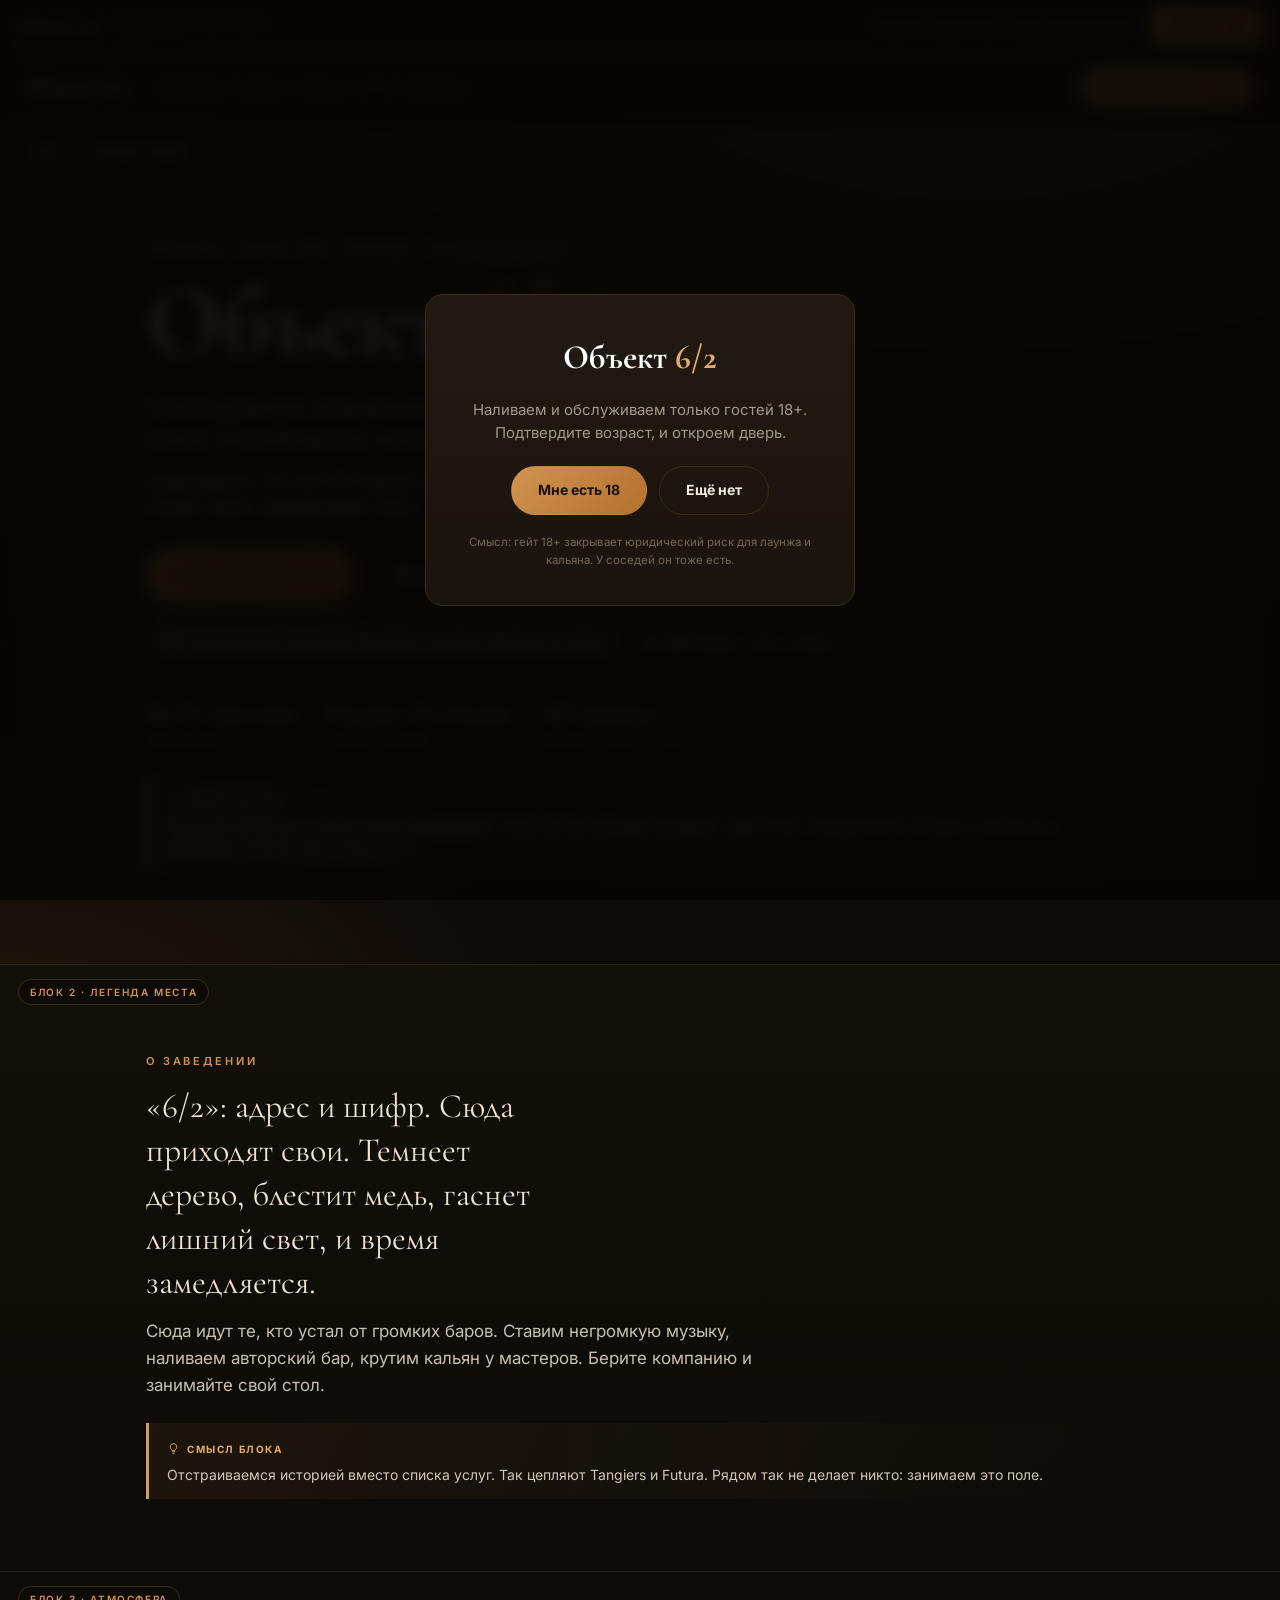
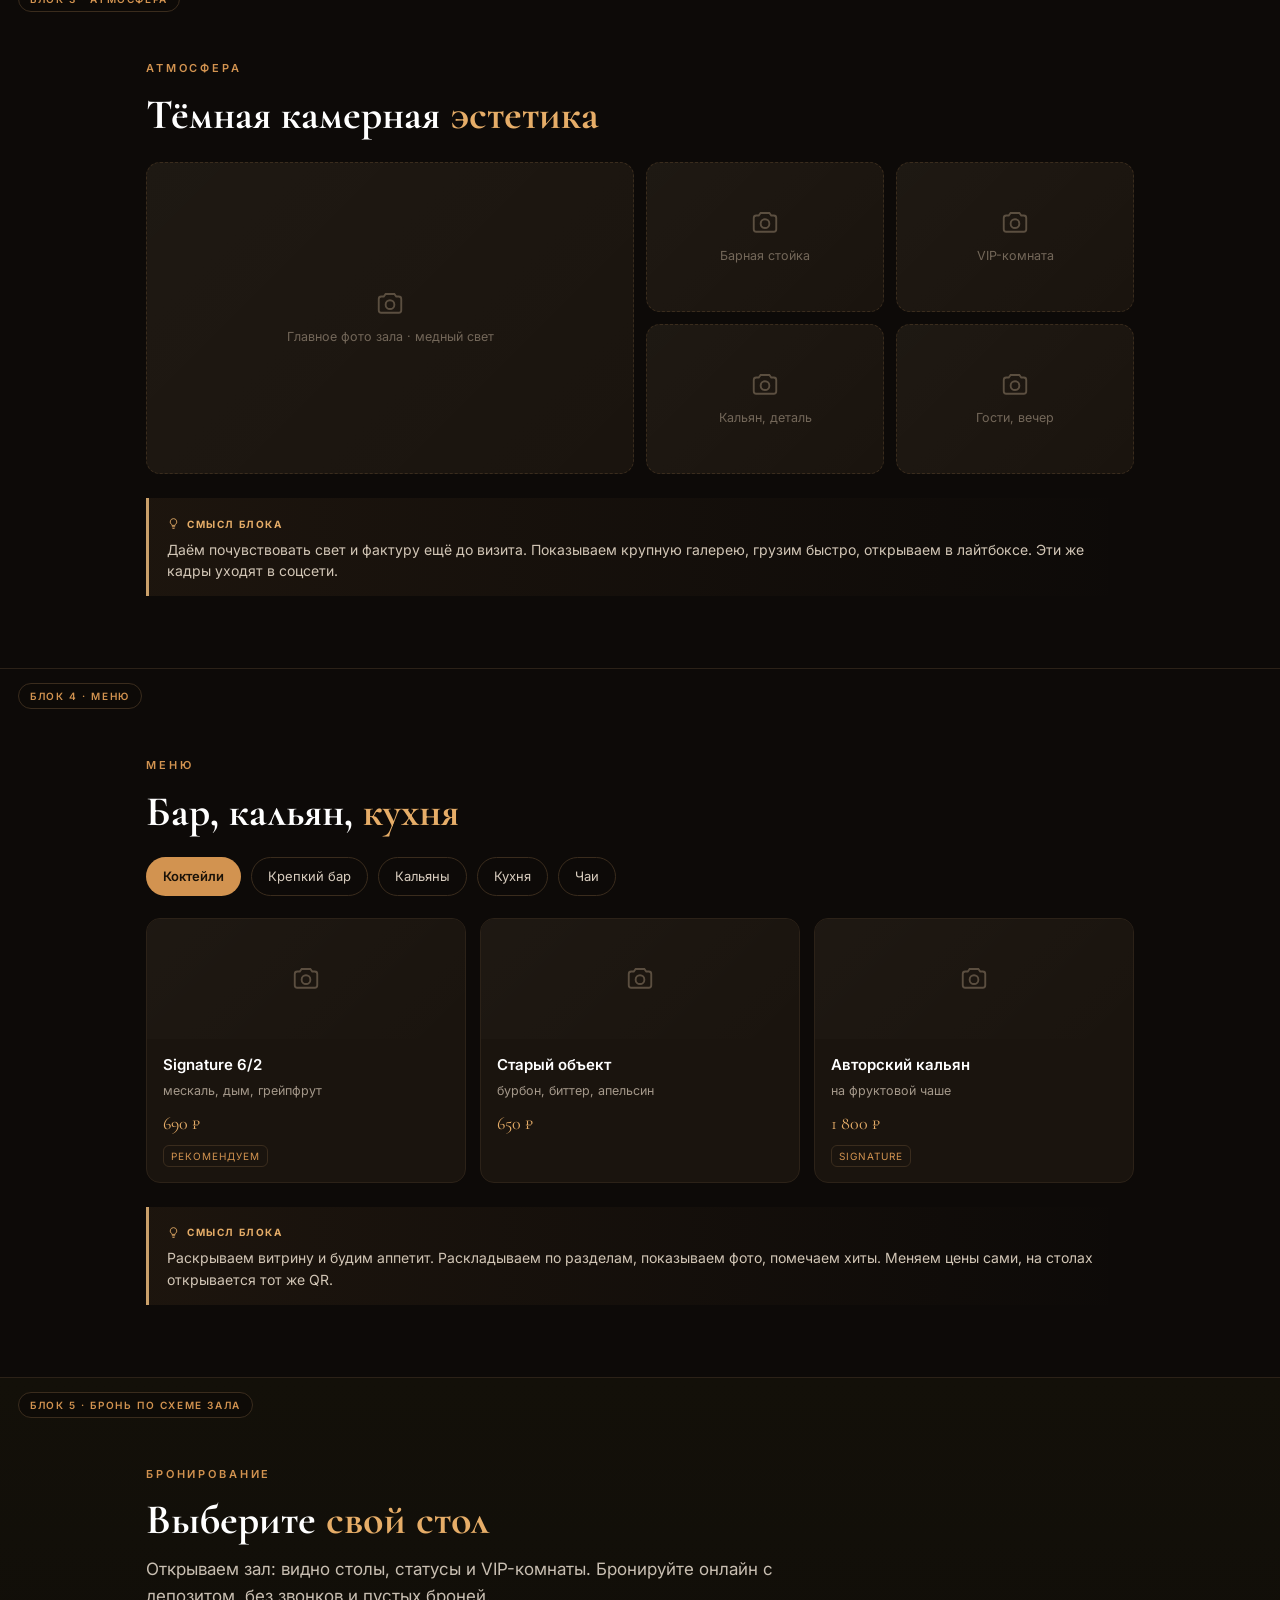
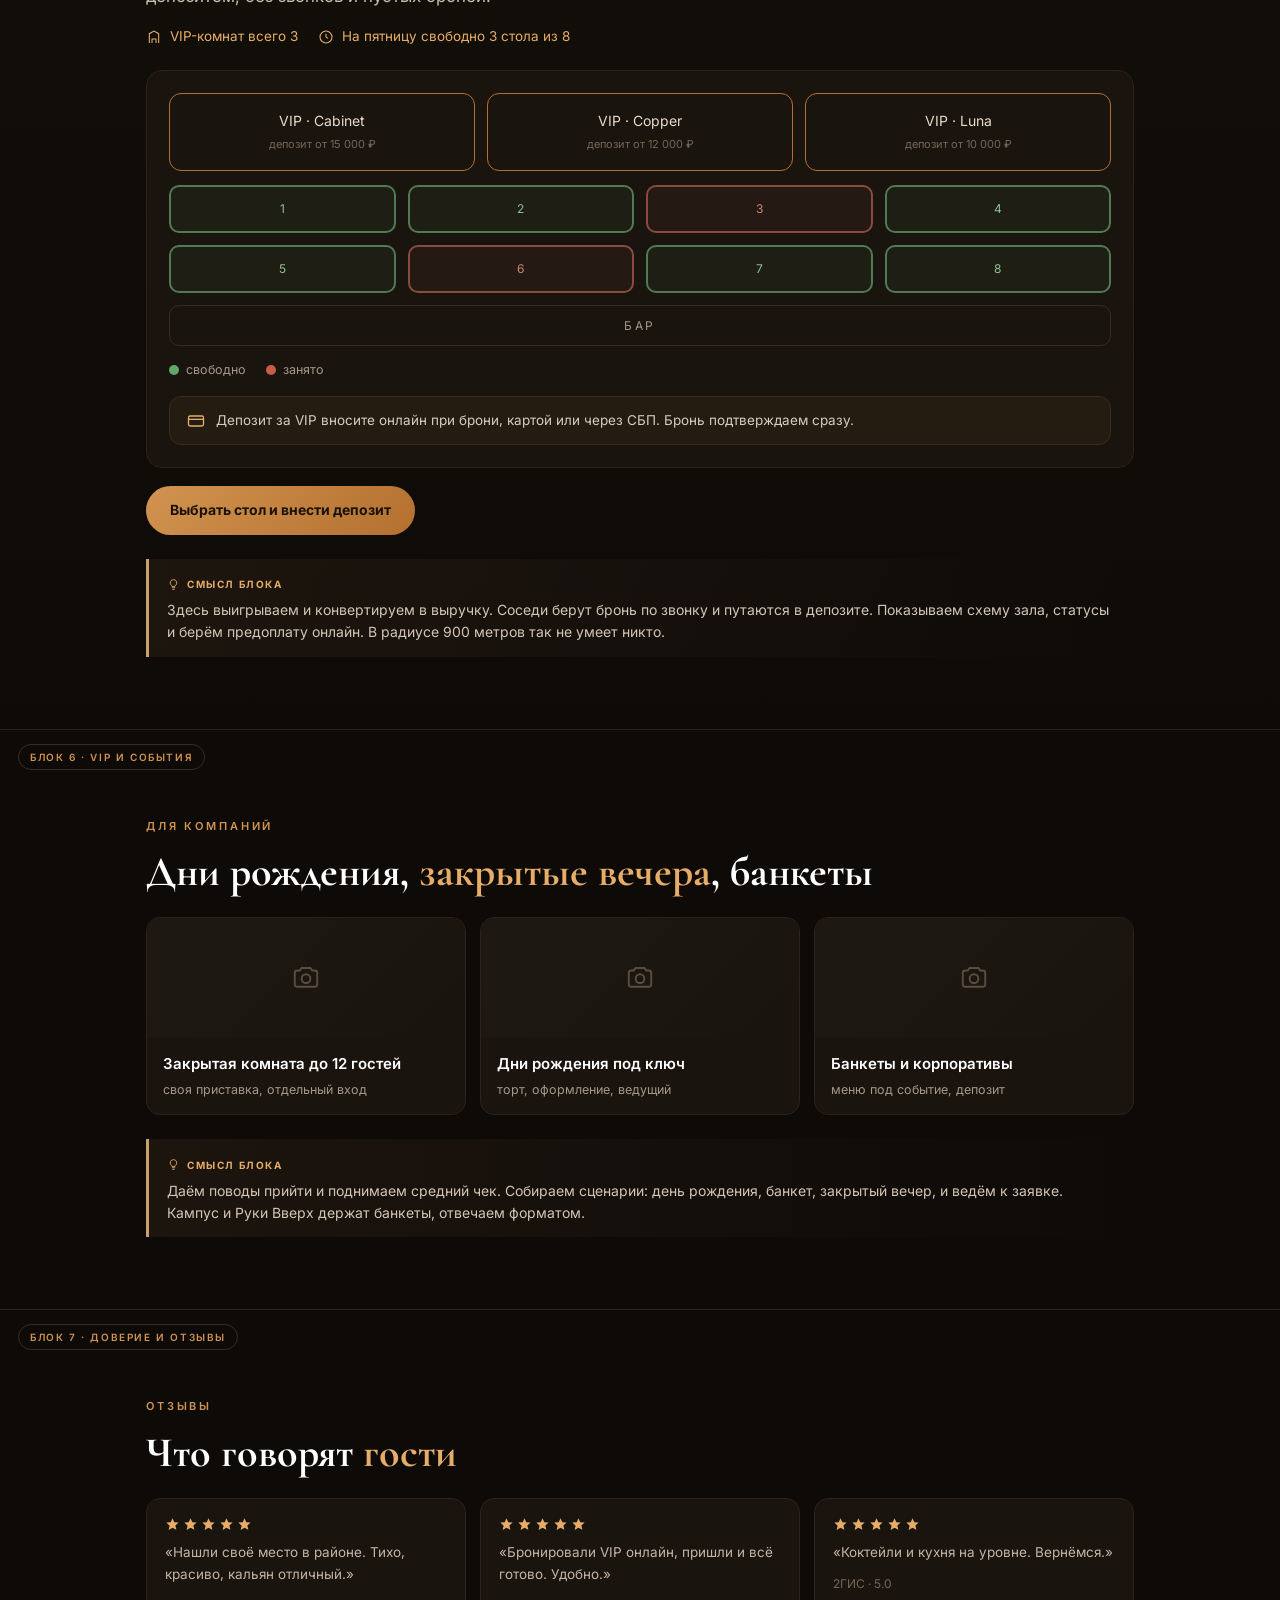
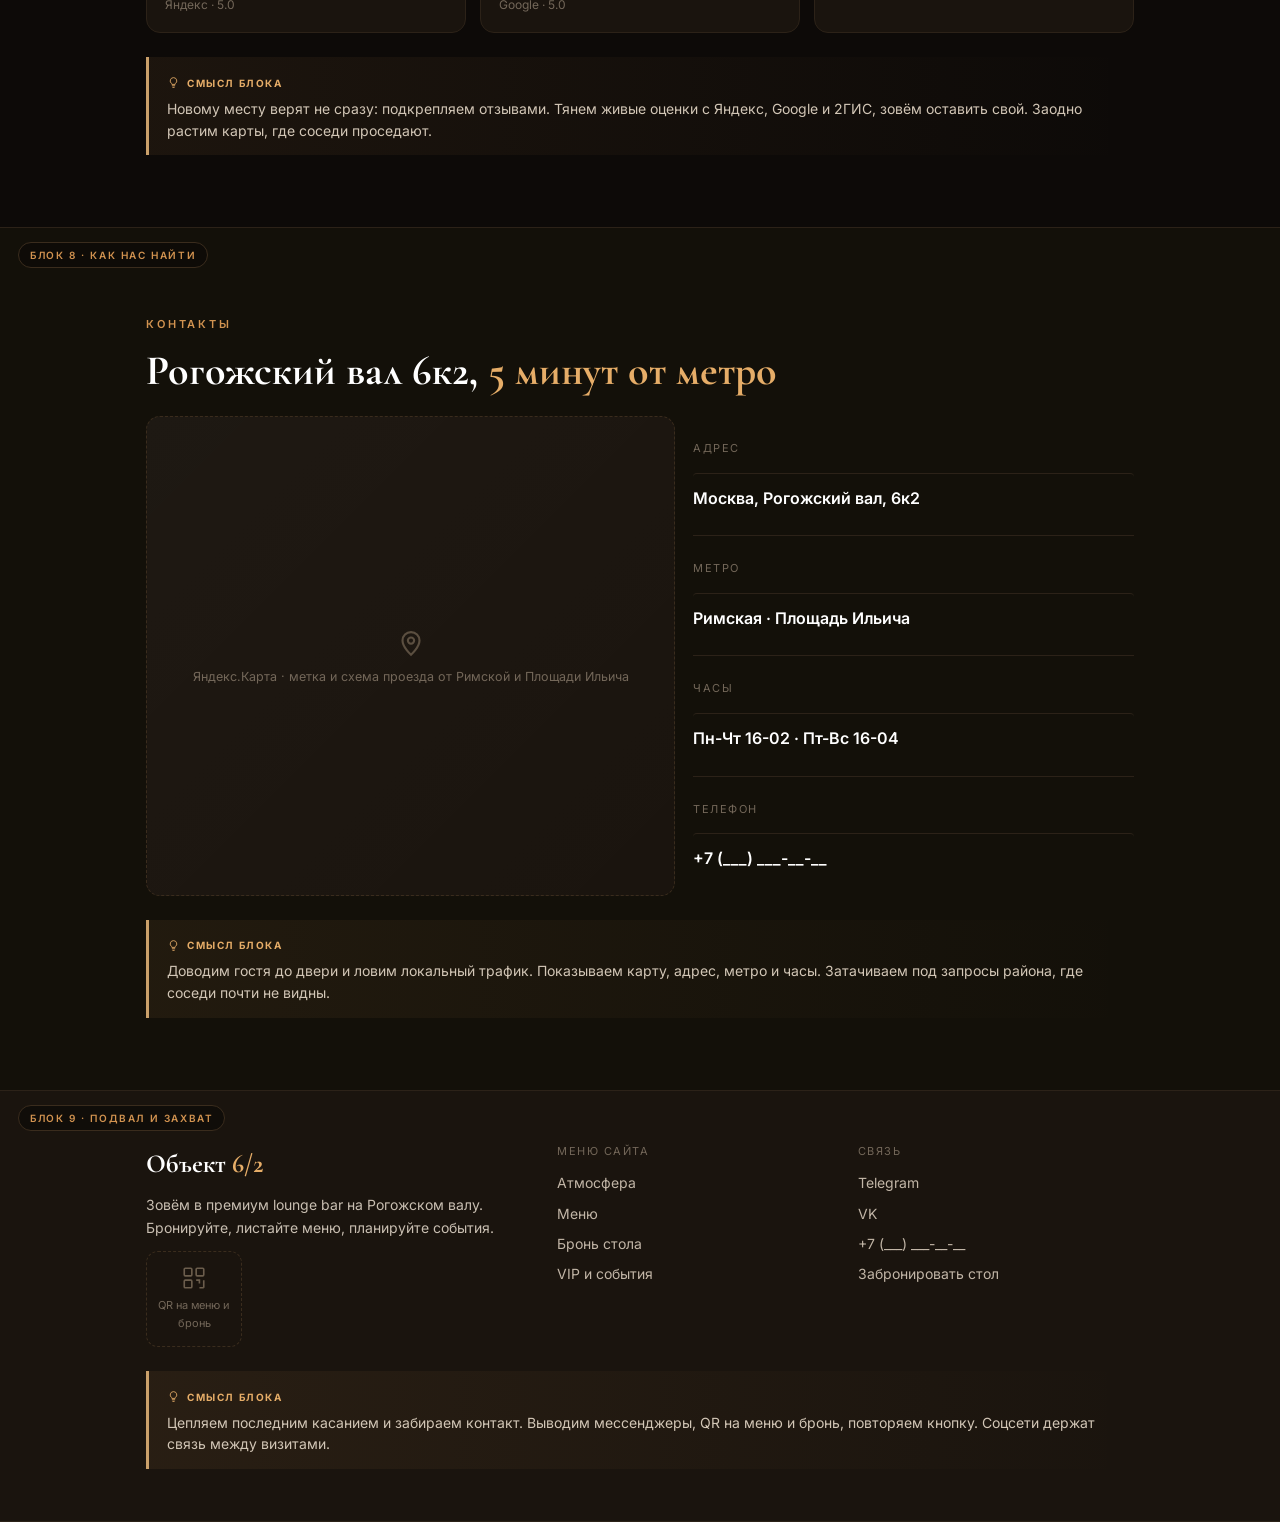
<file: prototip/index.html>
<!DOCTYPE html>
<html lang="ru">
<head>
  <meta charset="UTF-8">
  <meta name="viewport" content="width=device-width, initial-scale=1">
  <title>Прототип сайта · Объект 6/2</title>
  <link rel="stylesheet" href="styles.css">
</head>
<body class="show-notes edit">

<!-- AGE GATE 18+ -->
<div class="agegate" id="agegate">
  <div class="agecard">
    <div class="logo">Объект <b>6/2</b></div>
    <div class="t" contenteditable="true">Наливаем и обслуживаем только гостей 18+. Подтвердите возраст, и откроем дверь.</div>
    <div class="agerow">
      <button class="yes" id="ageYes">Мне есть 18</button>
      <button id="ageNo">Ещё нет</button>
    </div>
    <div class="gnote" contenteditable="true">Смысл: гейт 18+ закрывает юридический риск для лаунжа и кальяна. У соседей он тоже есть.</div>
  </div>
</div>

<!-- TOOLBAR -->
<div class="bar">
  <span class="brandt">Объект <b>6/2</b></span>
  <span class="tag">черновой прототип</span>
  <span class="sp"></span>
  <span class="hint">Кликните любой текст, чтобы отредактировать</span>
  <button id="toggleNotes" class="on">Смыслы: вкл</button>
</div>

<!-- NAV -->
<nav class="nav">
  <div class="logo">Объект <b>6/2</b></div>
  <div class="links"><span>Атмосфера</span><span>Меню</span><span>Бронь</span><span>VIP</span><span>Контакты</span></div>
  <span class="sp"></span>
  <a class="cta">Забронировать стол</a>
</nav>

<!-- 1 HERO -->
<section class="block hero">
  <span class="block-label">Блок 1 · Первый экран</span>
  <div class="inner">
    <p class="eyebrow" contenteditable="true">Премиум lounge bar · Москва · Рогожский вал</p>
    <h1 contenteditable="true">Объект <span class="c">6/2</span></h1>
    <p class="sub" contenteditable="true">Приглушаем свет, миксуем авторский бар, готовим кальян. Откройте дверь, и вечер начнётся.</p>
    <p class="benefit" contenteditable="true">Забронируйте стол или VIP-комнату за минуту. Депозит вносите онлайн, бронь подтверждаем сразу.</p>
    <div class="row">
      <a class="btn" contenteditable="true">Забронировать стол</a>
      <a class="btn ghost" contenteditable="true">Посмотреть меню</a>
    </div>
    <div class="offer"><svg viewBox="0 0 24 24" fill="none" stroke="currentColor" stroke-width="1.6"><path d="M20 12v8H4v-8M2 7h20v5H2zM12 22V7M12 7S11 3 8.5 3 5.5 5 7 7M12 7s1-4 3.5-4S18.5 5 17 7"/></svg><span contenteditable="true">Первый визит: авторский коктейль в подарок за бронь на сайте.</span></div>
    <div class="rating"><svg viewBox="0 0 24 24" fill="currentColor"><path d="M12 2l2.9 6.3 6.9.6-5.2 4.6 1.6 6.8L12 17.3 5.8 20.9l1.6-6.8L2.2 8.9l6.9-.6Z"/></svg><b contenteditable="true">4.9</b><span contenteditable="true">Яндекс · 60+ отзывов</span></div>
    <div class="kv">
      <div><b contenteditable="true">Пн-Чт 16:00-02:00</b>часы работы</div>
      <div><b contenteditable="true">Римская · Пл. Ильича</b>5 минут пешком</div>
      <div><b contenteditable="true">VIP-комнаты</b>Cabinet · Copper · Luna</div>
    </div>
    <div class="note">
      <div class="nh"><svg viewBox="0 0 24 24" fill="none" stroke="currentColor" stroke-width="1.6"><path d="M9 18h6M10 21h4M12 3a6 6 0 0 0-3.5 10.9c.5.4.5 1 .5 1.6h6c0-.6 0-1.2.5-1.6A6 6 0 0 0 12 3Z"/></svg>Смысл блока</div>
      <p contenteditable="true">Бьём настроением и сразу зовём бронировать. Гость за три секунды понимает, куда попал. Подкрепляем выгодой, рейтингом и оффером, чтобы он не ушёл думать.</p>
    </div>
  </div>
</section>

<!-- 2 LEGEND -->
<section class="block legend">
  <span class="block-label">Блок 2 · Легенда места</span>
  <div class="inner">
    <p class="eyebrow" contenteditable="true">О заведении</p>
    <p class="quote" contenteditable="true">«6/2»: адрес и шифр. Сюда приходят свои. Темнеет дерево, блестит медь, гаснет лишний свет, и время замедляется.</p>
    <p class="lead" contenteditable="true">Сюда идут те, кто устал от громких баров. Ставим негромкую музыку, наливаем авторский бар, крутим кальян у мастеров. Берите компанию и занимайте свой стол.</p>
    <div class="note">
      <div class="nh"><svg viewBox="0 0 24 24" fill="none" stroke="currentColor" stroke-width="1.6"><path d="M9 18h6M10 21h4M12 3a6 6 0 0 0-3.5 10.9c.5.4.5 1 .5 1.6h6c0-.6 0-1.2.5-1.6A6 6 0 0 0 12 3Z"/></svg>Смысл блока</div>
      <p contenteditable="true">Отстраиваемся историей вместо списка услуг. Так цепляют Tangiers и Futura. Рядом так не делает никто: занимаем это поле.</p>
    </div>
  </div>
</section>

<!-- 3 ATMOSPHERE -->
<section class="block">
  <span class="block-label">Блок 3 · Атмосфера</span>
  <div class="inner">
    <p class="eyebrow" contenteditable="true">Атмосфера</p>
    <h2 contenteditable="true">Тёмная камерная <span class="c">эстетика</span></h2>
    <div class="gallery">
      <div class="ph"><svg viewBox="0 0 24 24" fill="none" stroke="currentColor" stroke-width="1.5"><path d="M3 8a2 2 0 0 1 2-2h2l1.5-2h7L17 6h2a2 2 0 0 1 2 2v9a2 2 0 0 1-2 2H5a2 2 0 0 1-2-2V8Z"/><circle cx="12" cy="12.5" r="3.5"/></svg><span contenteditable="true">Главное фото зала · медный свет</span></div>
      <div class="ph"><svg viewBox="0 0 24 24" fill="none" stroke="currentColor" stroke-width="1.5"><path d="M3 8a2 2 0 0 1 2-2h2l1.5-2h7L17 6h2a2 2 0 0 1 2 2v9a2 2 0 0 1-2 2H5a2 2 0 0 1-2-2V8Z"/><circle cx="12" cy="12.5" r="3.5"/></svg><span contenteditable="true">Барная стойка</span></div>
      <div class="ph"><svg viewBox="0 0 24 24" fill="none" stroke="currentColor" stroke-width="1.5"><path d="M3 8a2 2 0 0 1 2-2h2l1.5-2h7L17 6h2a2 2 0 0 1 2 2v9a2 2 0 0 1-2 2H5a2 2 0 0 1-2-2V8Z"/><circle cx="12" cy="12.5" r="3.5"/></svg><span contenteditable="true">VIP-комната</span></div>
      <div class="ph"><svg viewBox="0 0 24 24" fill="none" stroke="currentColor" stroke-width="1.5"><path d="M3 8a2 2 0 0 1 2-2h2l1.5-2h7L17 6h2a2 2 0 0 1 2 2v9a2 2 0 0 1-2 2H5a2 2 0 0 1-2-2V8Z"/><circle cx="12" cy="12.5" r="3.5"/></svg><span contenteditable="true">Кальян, деталь</span></div>
      <div class="ph"><svg viewBox="0 0 24 24" fill="none" stroke="currentColor" stroke-width="1.5"><path d="M3 8a2 2 0 0 1 2-2h2l1.5-2h7L17 6h2a2 2 0 0 1 2 2v9a2 2 0 0 1-2 2H5a2 2 0 0 1-2-2V8Z"/><circle cx="12" cy="12.5" r="3.5"/></svg><span contenteditable="true">Гости, вечер</span></div>
    </div>
    <div class="note">
      <div class="nh"><svg viewBox="0 0 24 24" fill="none" stroke="currentColor" stroke-width="1.6"><path d="M9 18h6M10 21h4M12 3a6 6 0 0 0-3.5 10.9c.5.4.5 1 .5 1.6h6c0-.6 0-1.2.5-1.6A6 6 0 0 0 12 3Z"/></svg>Смысл блока</div>
      <p contenteditable="true">Даём почувствовать свет и фактуру ещё до визита. Показываем крупную галерею, грузим быстро, открываем в лайтбоксе. Эти же кадры уходят в соцсети.</p>
    </div>
  </div>
</section>

<!-- 4 MENU -->
<section class="block">
  <span class="block-label">Блок 4 · Меню</span>
  <div class="inner">
    <p class="eyebrow" contenteditable="true">Меню</p>
    <h2 contenteditable="true">Бар, кальян, <span class="c">кухня</span></h2>
    <div class="tabs">
      <span class="act" contenteditable="true">Коктейли</span>
      <span contenteditable="true">Крепкий бар</span>
      <span contenteditable="true">Кальяны</span>
      <span contenteditable="true">Кухня</span>
      <span contenteditable="true">Чаи</span>
    </div>
    <div class="cards">
      <div class="dish"><div class="ph"><svg viewBox="0 0 24 24" fill="none" stroke="currentColor" stroke-width="1.5"><path d="M3 8a2 2 0 0 1 2-2h2l1.5-2h7L17 6h2a2 2 0 0 1 2 2v9a2 2 0 0 1-2 2H5a2 2 0 0 1-2-2V8Z"/><circle cx="12" cy="12.5" r="3.5"/></svg></div><div class="b"><div class="n" contenteditable="true">Signature 6/2</div><div class="d" contenteditable="true">мескаль, дым, грейпфрут</div><div class="pr" contenteditable="true">690 ₽</div><span class="badge" contenteditable="true">рекомендуем</span></div></div>
      <div class="dish"><div class="ph"><svg viewBox="0 0 24 24" fill="none" stroke="currentColor" stroke-width="1.5"><path d="M3 8a2 2 0 0 1 2-2h2l1.5-2h7L17 6h2a2 2 0 0 1 2 2v9a2 2 0 0 1-2 2H5a2 2 0 0 1-2-2V8Z"/><circle cx="12" cy="12.5" r="3.5"/></svg></div><div class="b"><div class="n" contenteditable="true">Старый объект</div><div class="d" contenteditable="true">бурбон, биттер, апельсин</div><div class="pr" contenteditable="true">650 ₽</div></div></div>
      <div class="dish"><div class="ph"><svg viewBox="0 0 24 24" fill="none" stroke="currentColor" stroke-width="1.5"><path d="M3 8a2 2 0 0 1 2-2h2l1.5-2h7L17 6h2a2 2 0 0 1 2 2v9a2 2 0 0 1-2 2H5a2 2 0 0 1-2-2V8Z"/><circle cx="12" cy="12.5" r="3.5"/></svg></div><div class="b"><div class="n" contenteditable="true">Авторский кальян</div><div class="d" contenteditable="true">на фруктовой чаше</div><div class="pr" contenteditable="true">1 800 ₽</div><span class="badge" contenteditable="true">signature</span></div></div>
    </div>
    <div class="note">
      <div class="nh"><svg viewBox="0 0 24 24" fill="none" stroke="currentColor" stroke-width="1.6"><path d="M9 18h6M10 21h4M12 3a6 6 0 0 0-3.5 10.9c.5.4.5 1 .5 1.6h6c0-.6 0-1.2.5-1.6A6 6 0 0 0 12 3Z"/></svg>Смысл блока</div>
      <p contenteditable="true">Раскрываем витрину и будим аппетит. Раскладываем по разделам, показываем фото, помечаем хиты. Меняем цены сами, на столах открывается тот же QR.</p>
    </div>
  </div>
</section>

<!-- 5 BOOKING -->
<section class="block book">
  <span class="block-label">Блок 5 · Бронь по схеме зала</span>
  <div class="inner">
    <p class="eyebrow" contenteditable="true">Бронирование</p>
    <h2 contenteditable="true">Выберите <span class="c">свой стол</span></h2>
    <p class="lead" contenteditable="true">Открываем зал: видно столы, статусы и VIP-комнаты. Бронируйте онлайн с депозитом, без звонков и пустых броней.</p>
    <div class="scarcity">
      <span><svg viewBox="0 0 24 24" fill="none" stroke="currentColor" stroke-width="1.6"><path d="M5 21V7l7-4 7 4v14M9 21v-6h6v6"/></svg><span contenteditable="true">VIP-комнат всего 3</span></span>
      <span><svg viewBox="0 0 24 24" fill="none" stroke="currentColor" stroke-width="1.6"><circle cx="12" cy="12" r="9"/><path d="M12 7v5l3 2"/></svg><span contenteditable="true">На пятницу свободно 3 стола из 8</span></span>
    </div>
    <div class="scheme">
      <div class="viprow">
        <div class="vip" contenteditable="true">VIP · Cabinet<small>депозит от 15 000 ₽</small></div>
        <div class="vip" contenteditable="true">VIP · Copper<small>депозит от 12 000 ₽</small></div>
        <div class="vip" contenteditable="true">VIP · Luna<small>депозит от 10 000 ₽</small></div>
      </div>
      <div class="hall">
        <div class="table free">1</div><div class="table free">2</div><div class="table busy">3</div><div class="table free">4</div>
        <div class="table free">5</div><div class="table busy">6</div><div class="table free">7</div><div class="table free">8</div>
      </div>
      <div class="barzone" contenteditable="true">Бар</div>
      <div class="legendline"><span><i class="dot free"></i>свободно</span><span><i class="dot busy"></i>занято</span></div>
      <div class="deposit"><svg viewBox="0 0 24 24" fill="none" stroke="currentColor" stroke-width="1.6"><rect x="3" y="6" width="18" height="12" rx="2"/><path d="M3 10h18"/></svg><span contenteditable="true">Депозит за VIP вносите онлайн при брони, картой или через СБП. Бронь подтверждаем сразу.</span></div>
    </div>
    <a class="cta-wide" contenteditable="true">Выбрать стол и внести депозит</a>
    <div class="note">
      <div class="nh"><svg viewBox="0 0 24 24" fill="none" stroke="currentColor" stroke-width="1.6"><path d="M9 18h6M10 21h4M12 3a6 6 0 0 0-3.5 10.9c.5.4.5 1 .5 1.6h6c0-.6 0-1.2.5-1.6A6 6 0 0 0 12 3Z"/></svg>Смысл блока</div>
      <p contenteditable="true">Здесь выигрываем и конвертируем в выручку. Соседи берут бронь по звонку и путаются в депозите. Показываем схему зала, статусы и берём предоплату онлайн. В радиусе 900 метров так не умеет никто.</p>
    </div>
  </div>
</section>

<!-- 6 VIP -->
<section class="block">
  <span class="block-label">Блок 6 · VIP и события</span>
  <div class="inner">
    <p class="eyebrow" contenteditable="true">Для компаний</p>
    <h2 contenteditable="true">Дни рождения, <span class="c">закрытые вечера</span>, банкеты</h2>
    <div class="cards">
      <div class="dish"><div class="ph"><svg viewBox="0 0 24 24" fill="none" stroke="currentColor" stroke-width="1.5"><path d="M3 8a2 2 0 0 1 2-2h2l1.5-2h7L17 6h2a2 2 0 0 1 2 2v9a2 2 0 0 1-2 2H5a2 2 0 0 1-2-2V8Z"/><circle cx="12" cy="12.5" r="3.5"/></svg></div><div class="b"><div class="n" contenteditable="true">Закрытая комната до 12 гостей</div><div class="d" contenteditable="true">своя приставка, отдельный вход</div></div></div>
      <div class="dish"><div class="ph"><svg viewBox="0 0 24 24" fill="none" stroke="currentColor" stroke-width="1.5"><path d="M3 8a2 2 0 0 1 2-2h2l1.5-2h7L17 6h2a2 2 0 0 1 2 2v9a2 2 0 0 1-2 2H5a2 2 0 0 1-2-2V8Z"/><circle cx="12" cy="12.5" r="3.5"/></svg></div><div class="b"><div class="n" contenteditable="true">Дни рождения под ключ</div><div class="d" contenteditable="true">торт, оформление, ведущий</div></div></div>
      <div class="dish"><div class="ph"><svg viewBox="0 0 24 24" fill="none" stroke="currentColor" stroke-width="1.5"><path d="M3 8a2 2 0 0 1 2-2h2l1.5-2h7L17 6h2a2 2 0 0 1 2 2v9a2 2 0 0 1-2 2H5a2 2 0 0 1-2-2V8Z"/><circle cx="12" cy="12.5" r="3.5"/></svg></div><div class="b"><div class="n" contenteditable="true">Банкеты и корпоративы</div><div class="d" contenteditable="true">меню под событие, депозит</div></div></div>
    </div>
    <div class="note">
      <div class="nh"><svg viewBox="0 0 24 24" fill="none" stroke="currentColor" stroke-width="1.6"><path d="M9 18h6M10 21h4M12 3a6 6 0 0 0-3.5 10.9c.5.4.5 1 .5 1.6h6c0-.6 0-1.2.5-1.6A6 6 0 0 0 12 3Z"/></svg>Смысл блока</div>
      <p contenteditable="true">Даём поводы прийти и поднимаем средний чек. Собираем сценарии: день рождения, банкет, закрытый вечер, и ведём к заявке. Кампус и Руки Вверх держат банкеты, отвечаем форматом.</p>
    </div>
  </div>
</section>

<!-- 7 REVIEWS -->
<section class="block">
  <span class="block-label">Блок 7 · Доверие и отзывы</span>
  <div class="inner">
    <p class="eyebrow" contenteditable="true">Отзывы</p>
    <h2 contenteditable="true">Что говорят <span class="c">гости</span></h2>
    <div class="revs">
      <div class="rev"><div class="stars"><svg viewBox="0 0 24 24" fill="currentColor"><path d="M12 2l2.9 6.3 6.9.6-5.2 4.6 1.6 6.8L12 17.3 5.8 20.9l1.6-6.8L2.2 8.9l6.9-.6Z"/></svg><svg viewBox="0 0 24 24" fill="currentColor"><path d="M12 2l2.9 6.3 6.9.6-5.2 4.6 1.6 6.8L12 17.3 5.8 20.9l1.6-6.8L2.2 8.9l6.9-.6Z"/></svg><svg viewBox="0 0 24 24" fill="currentColor"><path d="M12 2l2.9 6.3 6.9.6-5.2 4.6 1.6 6.8L12 17.3 5.8 20.9l1.6-6.8L2.2 8.9l6.9-.6Z"/></svg><svg viewBox="0 0 24 24" fill="currentColor"><path d="M12 2l2.9 6.3 6.9.6-5.2 4.6 1.6 6.8L12 17.3 5.8 20.9l1.6-6.8L2.2 8.9l6.9-.6Z"/></svg><svg viewBox="0 0 24 24" fill="currentColor"><path d="M12 2l2.9 6.3 6.9.6-5.2 4.6 1.6 6.8L12 17.3 5.8 20.9l1.6-6.8L2.2 8.9l6.9-.6Z"/></svg></div><p contenteditable="true">«Нашли своё место в районе. Тихо, красиво, кальян отличный.»</p><div class="who" contenteditable="true">Яндекс · 5.0</div></div>
      <div class="rev"><div class="stars"><svg viewBox="0 0 24 24" fill="currentColor"><path d="M12 2l2.9 6.3 6.9.6-5.2 4.6 1.6 6.8L12 17.3 5.8 20.9l1.6-6.8L2.2 8.9l6.9-.6Z"/></svg><svg viewBox="0 0 24 24" fill="currentColor"><path d="M12 2l2.9 6.3 6.9.6-5.2 4.6 1.6 6.8L12 17.3 5.8 20.9l1.6-6.8L2.2 8.9l6.9-.6Z"/></svg><svg viewBox="0 0 24 24" fill="currentColor"><path d="M12 2l2.9 6.3 6.9.6-5.2 4.6 1.6 6.8L12 17.3 5.8 20.9l1.6-6.8L2.2 8.9l6.9-.6Z"/></svg><svg viewBox="0 0 24 24" fill="currentColor"><path d="M12 2l2.9 6.3 6.9.6-5.2 4.6 1.6 6.8L12 17.3 5.8 20.9l1.6-6.8L2.2 8.9l6.9-.6Z"/></svg><svg viewBox="0 0 24 24" fill="currentColor"><path d="M12 2l2.9 6.3 6.9.6-5.2 4.6 1.6 6.8L12 17.3 5.8 20.9l1.6-6.8L2.2 8.9l6.9-.6Z"/></svg></div><p contenteditable="true">«Бронировали VIP онлайн, пришли и всё готово. Удобно.»</p><div class="who" contenteditable="true">Google · 5.0</div></div>
      <div class="rev"><div class="stars"><svg viewBox="0 0 24 24" fill="currentColor"><path d="M12 2l2.9 6.3 6.9.6-5.2 4.6 1.6 6.8L12 17.3 5.8 20.9l1.6-6.8L2.2 8.9l6.9-.6Z"/></svg><svg viewBox="0 0 24 24" fill="currentColor"><path d="M12 2l2.9 6.3 6.9.6-5.2 4.6 1.6 6.8L12 17.3 5.8 20.9l1.6-6.8L2.2 8.9l6.9-.6Z"/></svg><svg viewBox="0 0 24 24" fill="currentColor"><path d="M12 2l2.9 6.3 6.9.6-5.2 4.6 1.6 6.8L12 17.3 5.8 20.9l1.6-6.8L2.2 8.9l6.9-.6Z"/></svg><svg viewBox="0 0 24 24" fill="currentColor"><path d="M12 2l2.9 6.3 6.9.6-5.2 4.6 1.6 6.8L12 17.3 5.8 20.9l1.6-6.8L2.2 8.9l6.9-.6Z"/></svg><svg viewBox="0 0 24 24" fill="currentColor"><path d="M12 2l2.9 6.3 6.9.6-5.2 4.6 1.6 6.8L12 17.3 5.8 20.9l1.6-6.8L2.2 8.9l6.9-.6Z"/></svg></div><p contenteditable="true">«Коктейли и кухня на уровне. Вернёмся.»</p><div class="who" contenteditable="true">2ГИС · 5.0</div></div>
    </div>
    <div class="note">
      <div class="nh"><svg viewBox="0 0 24 24" fill="none" stroke="currentColor" stroke-width="1.6"><path d="M9 18h6M10 21h4M12 3a6 6 0 0 0-3.5 10.9c.5.4.5 1 .5 1.6h6c0-.6 0-1.2.5-1.6A6 6 0 0 0 12 3Z"/></svg>Смысл блока</div>
      <p contenteditable="true">Новому месту верят не сразу: подкрепляем отзывами. Тянем живые оценки с Яндекс, Google и 2ГИС, зовём оставить свой. Заодно растим карты, где соседи проседают.</p>
    </div>
  </div>
</section>

<!-- 8 MAP -->
<section class="block map">
  <span class="block-label">Блок 8 · Как нас найти</span>
  <div class="inner">
    <p class="eyebrow" contenteditable="true">Контакты</p>
    <h2 contenteditable="true">Рогожский вал 6к2, <span class="c">5 минут от метро</span></h2>
    <div class="maprow">
      <div class="ph"><svg viewBox="0 0 24 24" fill="none" stroke="currentColor" stroke-width="1.5"><path d="M12 21s-6-5.3-6-10a6 6 0 1 1 12 0c0 4.7-6 10-6 10Z"/><circle cx="12" cy="11" r="2.2"/></svg><span contenteditable="true">Яндекс.Карта · метка и схема проезда от Римской и Площади Ильича</span></div>
      <div class="info">
        <div><div class="k">Адрес</div><div class="v" contenteditable="true">Москва, Рогожский вал, 6к2</div></div>
        <div><div class="k">Метро</div><div class="v" contenteditable="true">Римская · Площадь Ильича</div></div>
        <div><div class="k">Часы</div><div class="v" contenteditable="true">Пн-Чт 16-02 · Пт-Вс 16-04</div></div>
        <div><div class="k">Телефон</div><div class="v" contenteditable="true">+7 (___) ___-__-__</div></div>
      </div>
    </div>
    <div class="note">
      <div class="nh"><svg viewBox="0 0 24 24" fill="none" stroke="currentColor" stroke-width="1.6"><path d="M9 18h6M10 21h4M12 3a6 6 0 0 0-3.5 10.9c.5.4.5 1 .5 1.6h6c0-.6 0-1.2.5-1.6A6 6 0 0 0 12 3Z"/></svg>Смысл блока</div>
      <p contenteditable="true">Доводим гостя до двери и ловим локальный трафик. Показываем карту, адрес, метро и часы. Затачиваем под запросы района, где соседи почти не видны.</p>
    </div>
  </div>
</section>

<!-- 9 FOOTER -->
<footer class="block foot">
  <span class="block-label">Блок 9 · Подвал и захват</span>
  <div class="inner">
    <div class="fgrid">
      <div>
        <div class="logo">Объект <b>6/2</b></div>
        <p class="lead" contenteditable="true" style="font-size:14px;margin-top:10px">Зовём в премиум lounge bar на Рогожском валу. Бронируйте, листайте меню, планируйте события.</p>
        <div class="qr"><svg viewBox="0 0 24 24" fill="none" stroke="currentColor" stroke-width="1.5"><rect x="3" y="3" width="7" height="7" rx="1"/><rect x="14" y="3" width="7" height="7" rx="1"/><rect x="3" y="14" width="7" height="7" rx="1"/><path d="M14 14h3v3M21 14v7M17 21h4"/></svg><span contenteditable="true">QR на меню и бронь</span></div>
      </div>
      <div>
        <div class="k">Меню сайта</div>
        <span class="li" contenteditable="true">Атмосфера</span>
        <span class="li" contenteditable="true">Меню</span>
        <span class="li" contenteditable="true">Бронь стола</span>
        <span class="li" contenteditable="true">VIP и события</span>
      </div>
      <div>
        <div class="k">Связь</div>
        <a contenteditable="true">Telegram</a>
        <a contenteditable="true">VK</a>
        <a contenteditable="true">+7 (___) ___-__-__</a>
        <a contenteditable="true">Забронировать стол</a>
      </div>
    </div>
    <div class="note">
      <div class="nh"><svg viewBox="0 0 24 24" fill="none" stroke="currentColor" stroke-width="1.6"><path d="M9 18h6M10 21h4M12 3a6 6 0 0 0-3.5 10.9c.5.4.5 1 .5 1.6h6c0-.6 0-1.2.5-1.6A6 6 0 0 0 12 3Z"/></svg>Смысл блока</div>
      <p contenteditable="true">Цепляем последним касанием и забираем контакт. Выводим мессенджеры, QR на меню и бронь, повторяем кнопку. Соцсети держат связь между визитами.</p>
    </div>
  </div>
</footer>

<script src="app.js"></script>
</body>
</html>
</file>
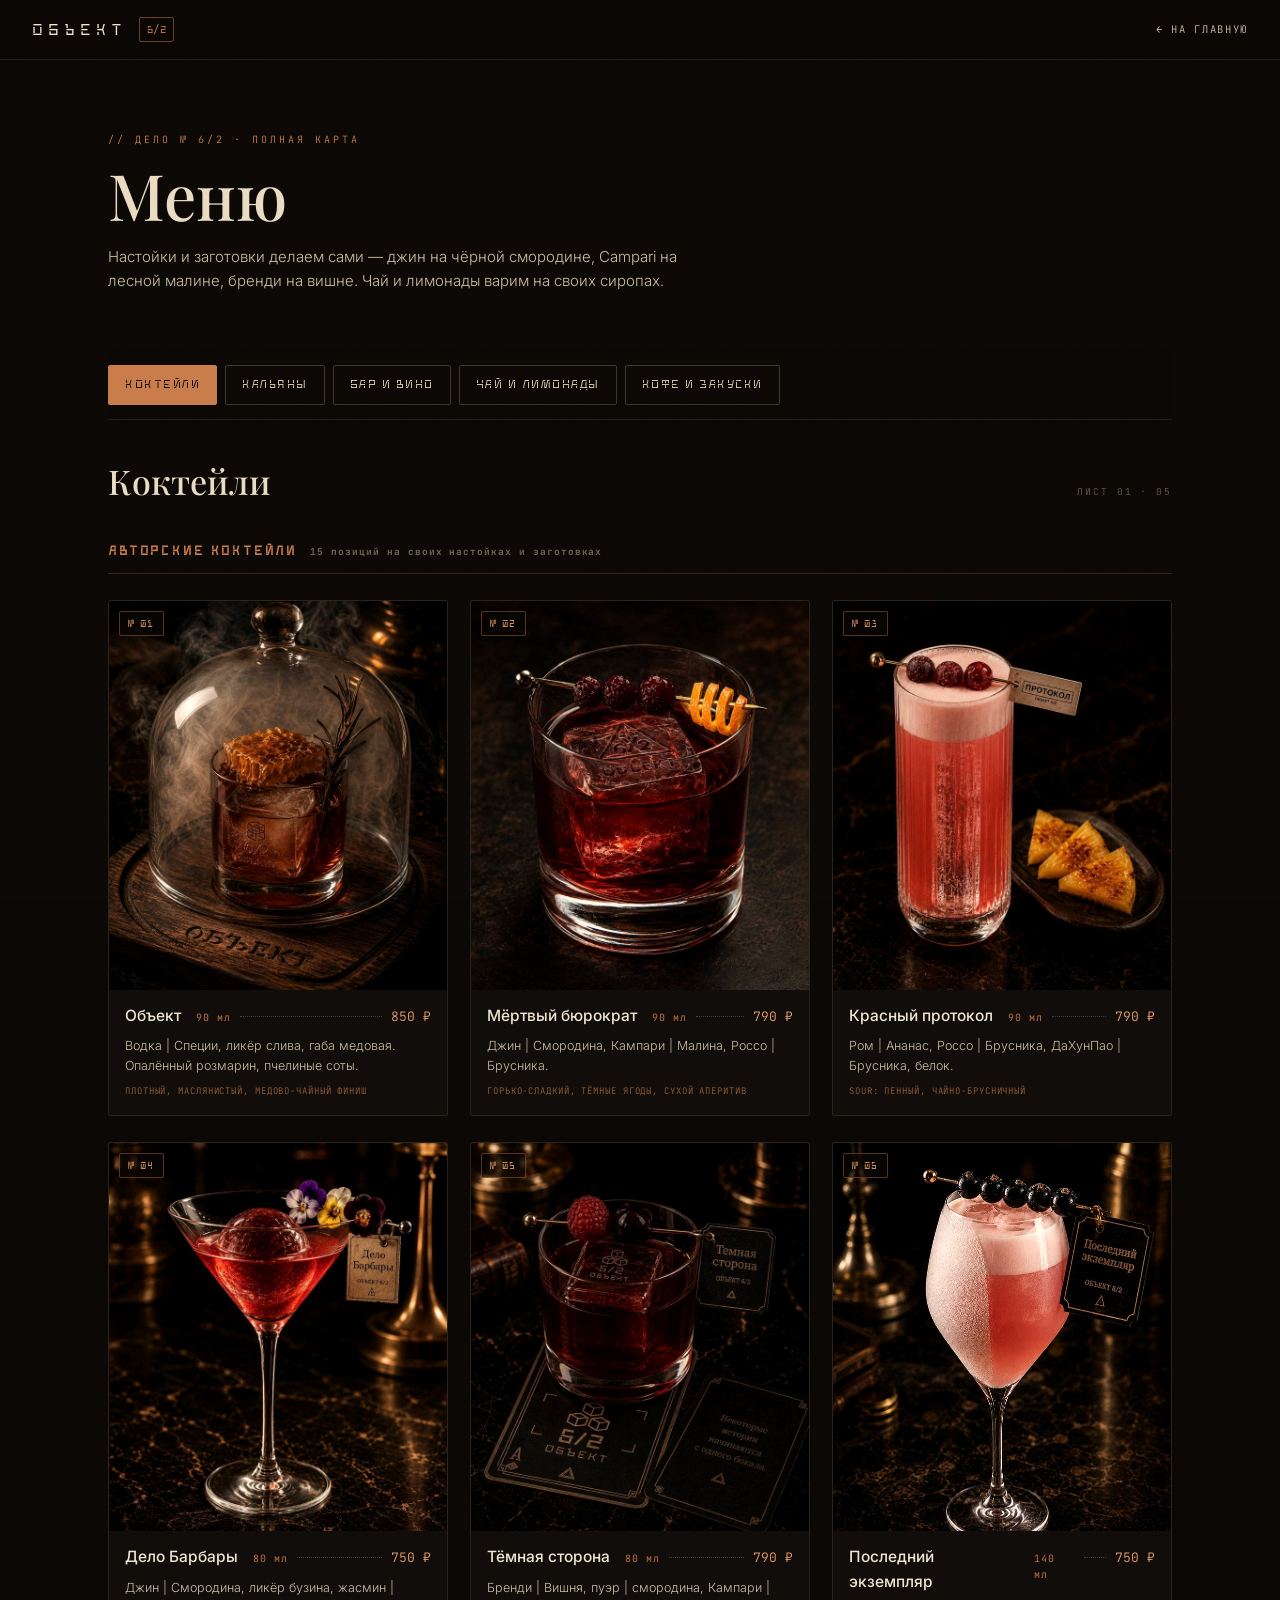
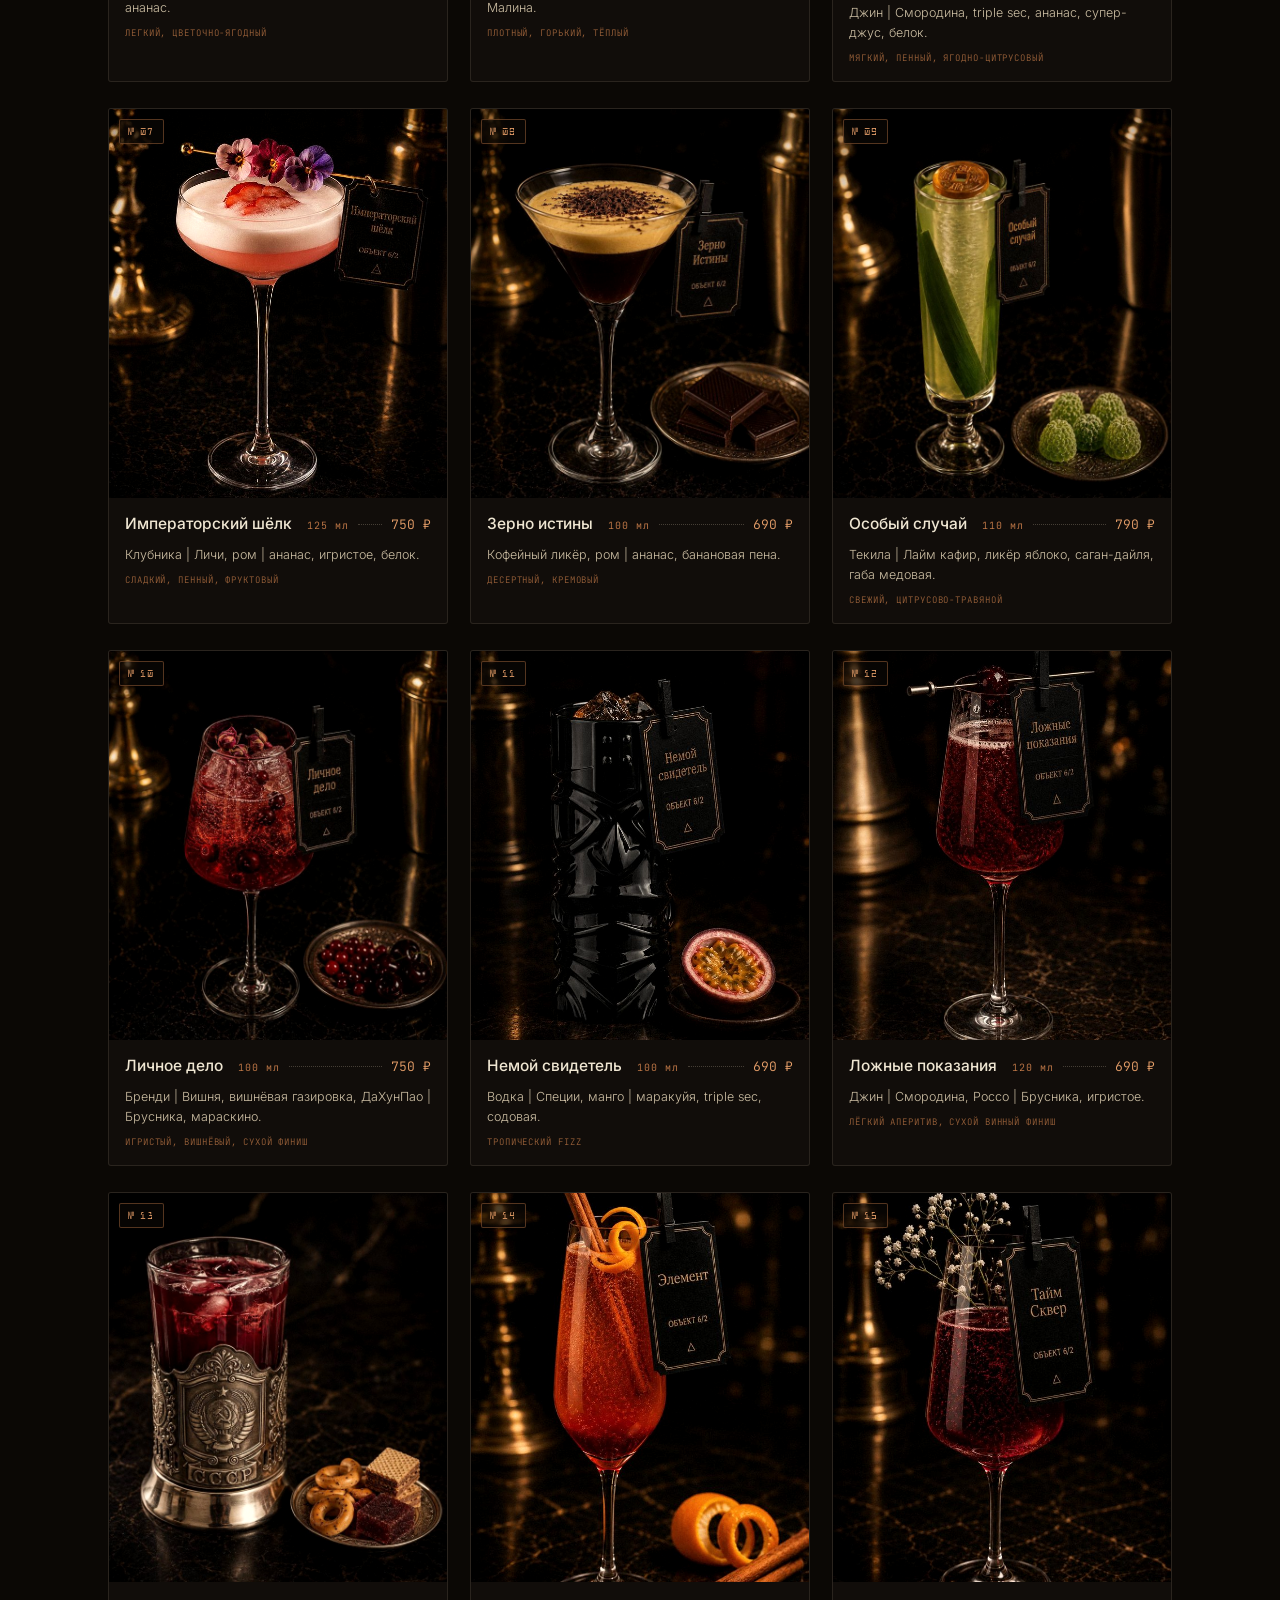
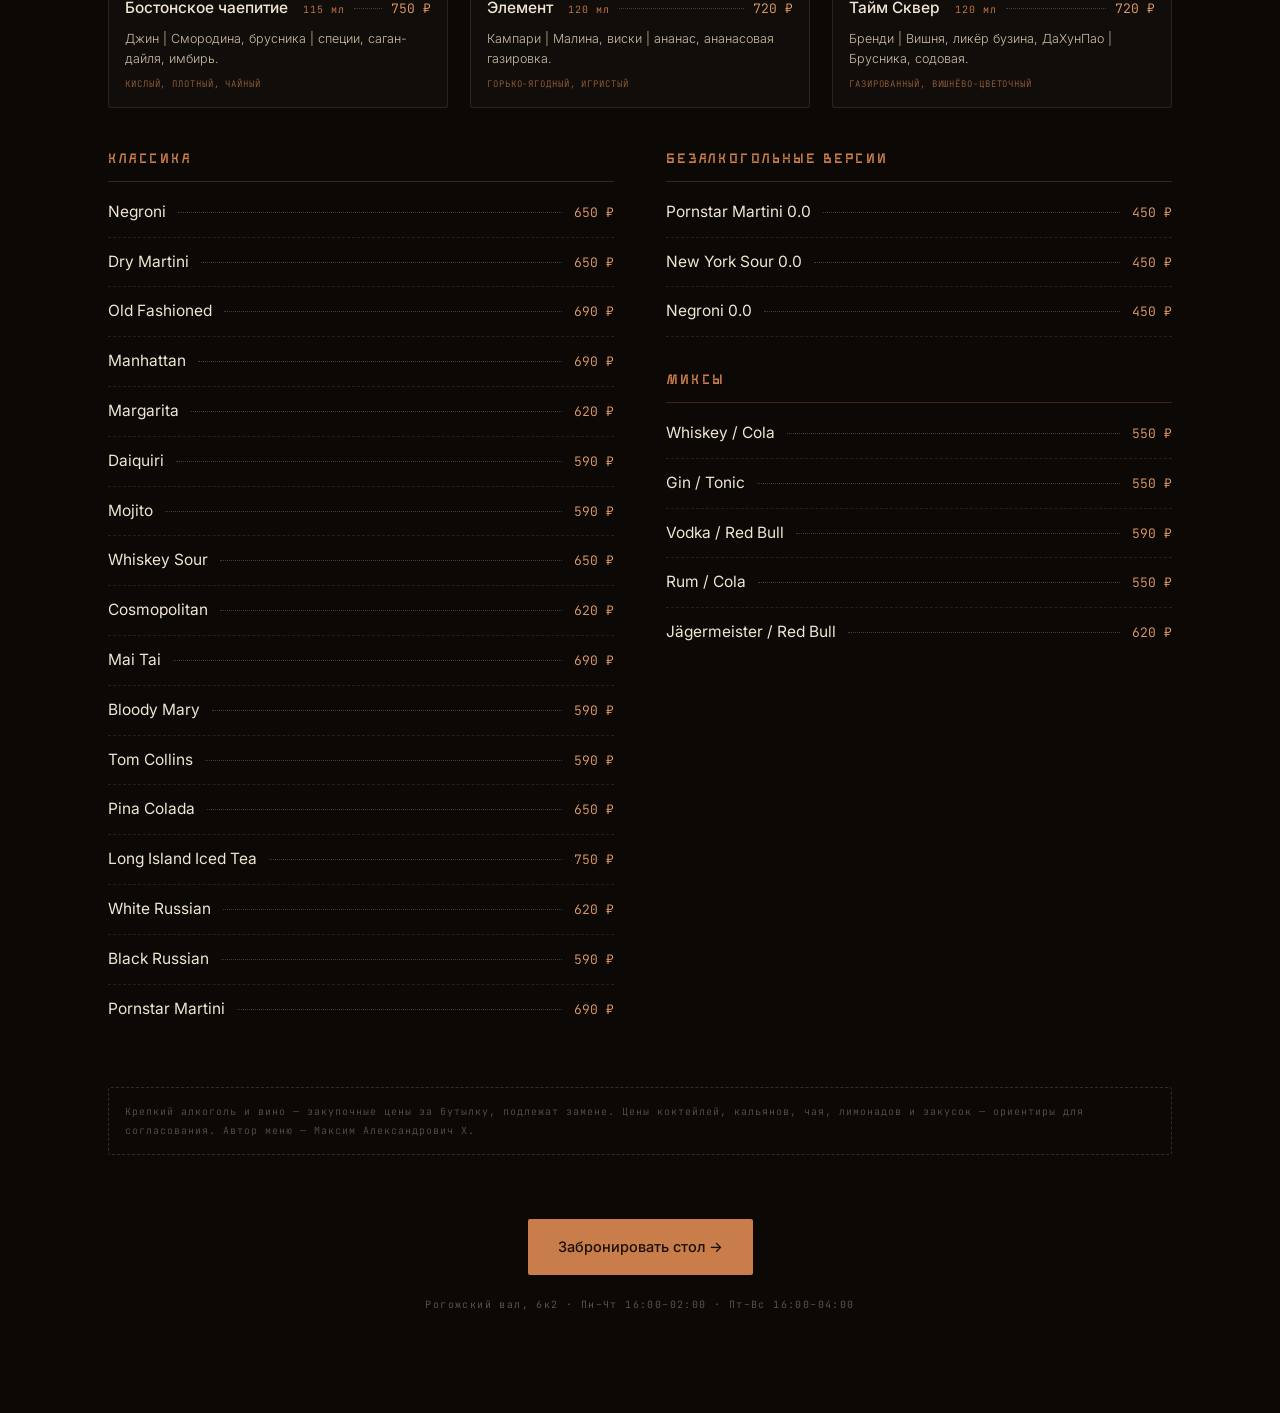
<file: predfinal-avgust/menu.html>
<!DOCTYPE html>
<html lang="ru">
<head>
<meta charset="utf-8">
<meta name="viewport" content="width=device-width, initial-scale=1">
<title>Меню · объект 6/2 — кальянный лаунж на Рогожском валу</title>
<link rel="icon" href="data:,">
<meta name="description" content="Карта бара объект 6/2: авторские коктейли на своих настойках, авторские кальяны, крепкий бар, вино, китайский чай и фирменные лимонады.">
<link rel="preconnect" href="https://fonts.googleapis.com">
<link rel="preconnect" href="https://fonts.gstatic.com" crossorigin>
<link href="https://fonts.googleapis.com/css2?family=Playfair+Display:wght@500;600&family=JetBrains+Mono:wght@400;500&family=Inter:wght@300;400;500&display=swap" rel="stylesheet">
<style>
  @font-face{
    font-family:'District';
    src:url('assets/District-Regular.ttf') format('truetype');
    font-display:swap;
  }
  :root{
    --ink:#0b0805; --paper:#e9dcc3; --paper-dim:#cdbfa4; --bone:#efe6d2;
    --copper:#c87d4a; --copper-hot:#e8a06a; --wax:#8c2f23;
    --mono:'JetBrains Mono',ui-monospace,monospace;
    --serif:'Playfair Display',Georgia,serif;
    --sans:'Inter',system-ui,sans-serif;
  }
  *{box-sizing:border-box}
  body{margin:0;background:var(--ink);color:var(--paper);font-family:var(--sans);font-weight:300;
    -webkit-font-smoothing:antialiased;line-height:1.6}
  .grain{position:fixed;inset:0;z-index:1;pointer-events:none;opacity:.05;mix-blend-mode:overlay;
    background-image:url("data:image/svg+xml,%3Csvg xmlns='http://www.w3.org/2000/svg' width='240' height='240'%3E%3Cfilter id='n'%3E%3CfeTurbulence type='fractalNoise' baseFrequency='0.9' numOctaves='2'/%3E%3C/filter%3E%3Crect width='240' height='240' filter='url(%23n)'/%3E%3C/svg%3E")}
  .wrap{max-width:1120px;margin:0 auto;padding:0 28px;position:relative;z-index:2}
  header.nav{position:sticky;top:0;z-index:40;display:flex;align-items:center;justify-content:space-between;
    padding:16px 32px;background:rgba(11,8,5,.92);backdrop-filter:blur(10px);
    border-bottom:1px solid rgba(205,191,164,.12)}
  .logo{display:flex;align-items:center;gap:12px;text-decoration:none;color:var(--bone)}
  .logo b{font-family:'District',var(--serif);font-weight:400;font-size:17px;letter-spacing:.30em}
  .logo span{font-family:'District','JetBrains Mono',monospace;font-size:11px;color:var(--copper);border:1px solid rgba(200,125,74,.5);border-radius:2px;padding:3px 7px 2px}
  .nav-back{font-family:var(--mono);font-size:10.5px;letter-spacing:.16em;color:var(--paper-dim);
    text-decoration:none;text-transform:uppercase;transition:color .2s}
  .nav-back:hover{color:var(--copper-hot)}

  .m-hero{padding:72px 0 34px}
  .kicker{font-family:var(--mono);font-size:10px;letter-spacing:.3em;color:var(--copper);text-transform:uppercase}
  .m-hero h1{font-family:var(--serif);font-weight:500;font-size:clamp(38px,6vw,64px);line-height:1.04;margin:14px 0 16px}
  .m-hero p{max-width:600px;color:var(--paper-dim);font-size:15px;margin:0}

  .mtabs{position:sticky;top:57px;z-index:30;display:flex;gap:8px;flex-wrap:wrap;
    padding:16px 0 14px;margin-top:22px;background:linear-gradient(180deg,var(--ink) 82%,transparent);
    border-bottom:1px solid rgba(205,191,164,.12)}
  .mtab{font-family:'District',var(--mono);font-size:12.5px;letter-spacing:.12em;text-transform:uppercase;
    color:var(--paper-dim);background:transparent;border:1px solid rgba(205,191,164,.25);
    border-radius:2px;padding:11px 16px;cursor:pointer;transition:all .2s}
  .mtab:hover{border-color:rgba(200,125,74,.6);color:var(--bone)}
  .mtab.on{background:var(--copper);border-color:var(--copper);color:#1a1008;font-weight:500}
  .mtab:focus-visible{outline:2px solid var(--copper-hot);outline-offset:2px}

  .mpanel{display:none;padding:34px 0 10px;animation:fadein .35s ease}
  .mpanel.on{display:block}
  @keyframes fadein{from{opacity:0;transform:translateY(8px)}to{opacity:1;transform:none}}
  .mpanel-head{display:flex;align-items:baseline;justify-content:space-between;margin:0 0 8px}
  .mpanel-head h2{font-family:var(--serif);font-weight:500;font-size:clamp(24px,3.2vw,34px);margin:0}
  .sheet-no{font-family:var(--mono);font-size:9.5px;letter-spacing:.2em;color:rgba(205,191,164,.45)}

  .m-sub-head{font-family:'District',var(--mono);font-size:13px;letter-spacing:.22em;text-transform:uppercase;
    color:var(--copper);margin:34px 0 6px;padding-bottom:10px;border-bottom:1px solid rgba(200,125,74,.25);
    display:flex;align-items:baseline;gap:14px;flex-wrap:wrap}
  .m-sub-note{font-family:var(--mono);font-size:9.5px;letter-spacing:.1em;color:rgba(205,191,164,.5);text-transform:none}

  /* карточки с фото */
  .dcards{display:grid;grid-template-columns:repeat(3,1fr);gap:26px 22px;padding:20px 0 8px}
  .dcards-3{grid-template-columns:repeat(3,1fr)}
  .dcard{margin:0;background:rgba(233,220,195,.028);border:1px solid rgba(205,191,164,.13);
    border-radius:3px;overflow:hidden;transition:border-color .25s, transform .25s}
  .dcard:hover{border-color:rgba(200,125,74,.5);transform:translateY(-3px)}
  .dcard-ph{position:relative;aspect-ratio:4/4.6;overflow:hidden}
  .dcards-3 .dcard-ph{aspect-ratio:4/4.2}
  .dcard-ph img{width:100%;height:100%;object-fit:cover;display:block;
    filter:sepia(.06) contrast(1.02);transition:transform 1s cubic-bezier(.2,.8,.2,1)}
  .dcard:hover .dcard-ph img{transform:scale(1.045)}
  .dcard-no{position:absolute;top:10px;left:10px;font-family:'District',var(--mono);font-size:10px;
    letter-spacing:.18em;color:var(--copper-hot);background:rgba(11,8,5,.72);border:1px solid rgba(200,125,74,.4);
    border-radius:2px;padding:4px 8px 3px}
  .dcard figcaption{padding:14px 16px 16px}
  .dcard-top{display:flex;align-items:baseline;gap:9px}
  .dcard-top b{font-size:15.5px;color:var(--bone);font-weight:500}
  .dcard-desc{font-size:12.5px;color:var(--paper-dim);line-height:1.6;margin:8px 0 0}
  .dcard-profile{font-family:var(--mono);font-size:9px;letter-spacing:.1em;text-transform:uppercase;
    color:rgba(200,125,74,.75);margin:8px 0 0}

  .m-row{display:flex;align-items:baseline;gap:12px;padding:12px 0;border-bottom:1px dashed rgba(205,191,164,.13)}
  .m-row:last-child{border-bottom:none}
  .m-name{font-size:15.5px;color:var(--bone);font-weight:400}
  .m-sub{display:block;font-family:var(--mono);font-size:10px;letter-spacing:.08em;
    color:rgba(205,191,164,.55);text-transform:uppercase;margin-top:4px}
  .m-vol{font-family:var(--mono);font-size:10px;color:var(--copper);letter-spacing:.1em;margin-left:6px}
  .m-dots{flex:1 1 auto;border-bottom:1px dotted rgba(205,191,164,.28);min-width:22px;transform:translateY(-4px)}
  .m-price{font-family:var(--mono);font-size:13px;color:var(--copper-hot);white-space:nowrap}
  .m-note{font-family:var(--mono);font-size:10.5px;letter-spacing:.08em;color:rgba(205,191,164,.6);
    max-width:640px;line-height:1.8}
  .m-cols{display:grid;grid-template-columns:1fr 1fr;gap:0 52px;align-items:start}
  @media (max-width:980px){ .dcards,.dcards-3{grid-template-columns:1fr 1fr} }
  @media (max-width:760px){
    .m-cols{grid-template-columns:1fr}
    .dcards,.dcards-3{grid-template-columns:1fr 1fr;gap:16px 12px}
    header.nav{padding:14px 20px}
    .mtabs{top:51px;gap:6px;padding:12px 0 10px}
    .mtab{padding:13px 12px;font-size:11.5px}
    .nav-back{padding:12px 0 12px;display:inline-block}
    .logo{padding:10px 0;margin:-10px 0}
    .wrap{padding:0 18px}
    .m-hero{padding:52px 0 22px}
    .m-hero h1{font-size:40px}
    .m-row{padding:11px 0}
    .m-name{font-size:15px}
    .dcard figcaption{padding:11px 12px 13px}
    .dcard-top b{font-size:14px}
    .dcard-desc{font-size:11.5px}
    .dcard-ph{aspect-ratio:4/4.3}
    .m-sub-head{font-size:12px;margin:26px 0 4px}
  }
  @media (max-width:480px){
    .dcards,.dcards-3{grid-template-columns:1fr}
    .dcard-ph{aspect-ratio:4/3.4}
    .m-hero h1{font-size:34px}
  }
  .m-foot{padding:64px 0 90px;text-align:center}
  .m-foot .btn{display:inline-flex;align-items:center;gap:10px;background:var(--copper);color:#1a1008;
    font-family:var(--sans);font-weight:500;font-size:14.5px;text-decoration:none;
    padding:16px 30px;border-radius:2px;transition:background .2s}
  .m-foot .btn:hover{background:var(--copper-hot)}
  .m-foot p{font-family:var(--mono);font-size:10px;letter-spacing:.14em;color:rgba(205,191,164,.45);margin-top:22px}
  .disclaimer{font-family:var(--mono);font-size:10px;letter-spacing:.1em;color:rgba(205,191,164,.4);
    border:1px dashed rgba(205,191,164,.2);border-radius:3px;padding:14px 16px;margin:44px 0 0;line-height:1.9}

  /* бегущий блик по акцентным кнопкам (из d2) */
  .m-foot .btn{position:relative;overflow:hidden}
  .m-foot .btn::before{
    content:'';position:absolute;top:0;bottom:0;width:56px;left:-90px;
    background:linear-gradient(100deg,transparent,rgba(255,240,220,.5),transparent);
    transform:skewX(-18deg);pointer-events:none;
    animation:btnsheen 5.4s ease-in-out 2.4s infinite;
  }
  @keyframes btnsheen{0%{left:-90px}20%{left:130%}100%{left:130%}}
  @media (prefers-reduced-motion: reduce){ .m-foot .btn::before{animation:none} }
</style>
</head>
<body>
<div class="grain" aria-hidden="true"></div>
<header class="nav">
  <a class="logo" href="index.html"><b>ОБЪЕКТ</b><span>6/2</span></a>
  <a class="nav-back" href="index.html">← на главную</a>
</header>
<main class="wrap">
  <div class="m-hero">
    <div class="kicker">// дело № 6/2 · полная карта</div>
    <h1>Меню</h1>
    <p>Настойки и заготовки делаем сами — джин на чёрной смородине, Campari на лесной
       малине, бренди на вишне. Чай и лимонады варим на своих сиропах.</p>
  </div>

  <div class="mtabs" role="tablist" aria-label="Разделы меню">
    <button class="mtab on" role="tab" id="tb-mt-cocktails" aria-controls="mt-cocktails" aria-selected="true" tabindex="0" data-p="mt-cocktails">Коктейли</button>
    <button class="mtab" role="tab" id="tb-mt-hookah" aria-controls="mt-hookah" aria-selected="false" tabindex="-1" data-p="mt-hookah">Кальяны</button>
    <button class="mtab" role="tab" id="tb-mt-bar" aria-controls="mt-bar" aria-selected="false" tabindex="-1" data-p="mt-bar">Бар и вино</button>
    <button class="mtab" role="tab" id="tb-mt-tea" aria-controls="mt-tea" aria-selected="false" tabindex="-1" data-p="mt-tea">Чай и лимонады</button>
    <button class="mtab" role="tab" id="tb-mt-snacks" aria-controls="mt-snacks" aria-selected="false" tabindex="-1" data-p="mt-snacks">Кофе и закуски</button>
  </div>

  <section class="mpanel on" id="mt-cocktails" role="tabpanel" aria-labelledby="tb-mt-cocktails">
    <div class="mpanel-head"><h2>Коктейли</h2><div class="sheet-no">ЛИСТ 01 · 05</div></div>
<h3 class="m-sub-head">Авторские коктейли<span class="m-sub-note">15 позиций на своих настойках и заготовках</span></h3><div class="dcards">
      <figure class="dcard">
        <div class="dcard-ph"><img src="assets/dr-obekt.jpg" alt="Коктейль Объект" loading="lazy">
          <span class="dcard-no">№ 01</span></div>
        <figcaption>
          <div class="dcard-top"><b>Объект</b><span class="m-vol">90 мл</span>
            <span class="m-dots"></span><span class="m-price">850 ₽</span></div>
          <p class="dcard-desc">Водка | Специи, ликёр слива, габа медовая. Опалённый розмарин, пчелиные соты.</p>
          <p class="dcard-profile">Плотный, маслянистый, медово-чайный финиш</p>
        </figcaption>
      </figure>
      <figure class="dcard">
        <div class="dcard-ph"><img src="assets/dr-byurokrat.jpg" alt="Коктейль Мёртвый бюрократ" loading="lazy">
          <span class="dcard-no">№ 02</span></div>
        <figcaption>
          <div class="dcard-top"><b>Мёртвый бюрократ</b><span class="m-vol">90 мл</span>
            <span class="m-dots"></span><span class="m-price">790 ₽</span></div>
          <p class="dcard-desc">Джин | Смородина, Кампари | Малина, Россо | Брусника.</p>
          <p class="dcard-profile">Горько-сладкий, тёмные ягоды, сухой аперитив</p>
        </figcaption>
      </figure>
      <figure class="dcard">
        <div class="dcard-ph"><img src="assets/dr-protokol.jpg" alt="Коктейль Красный протокол" loading="lazy">
          <span class="dcard-no">№ 03</span></div>
        <figcaption>
          <div class="dcard-top"><b>Красный протокол</b><span class="m-vol">90 мл</span>
            <span class="m-dots"></span><span class="m-price">790 ₽</span></div>
          <p class="dcard-desc">Ром | Ананас, Россо | Брусника, ДаХунПао | Брусника, белок.</p>
          <p class="dcard-profile">Sour: пенный, чайно-брусничный</p>
        </figcaption>
      </figure>
      <figure class="dcard">
        <div class="dcard-ph"><img src="assets/dr-barbary.jpg" alt="Коктейль Дело Барбары" loading="lazy">
          <span class="dcard-no">№ 04</span></div>
        <figcaption>
          <div class="dcard-top"><b>Дело Барбары</b><span class="m-vol">80 мл</span>
            <span class="m-dots"></span><span class="m-price">750 ₽</span></div>
          <p class="dcard-desc">Джин | Смородина, ликёр бузина, жасмин | ананас.</p>
          <p class="dcard-profile">Легкий, цветочно-ягодный</p>
        </figcaption>
      </figure>
      <figure class="dcard">
        <div class="dcard-ph"><img src="assets/dr-storona.jpg" alt="Коктейль Тёмная сторона" loading="lazy">
          <span class="dcard-no">№ 05</span></div>
        <figcaption>
          <div class="dcard-top"><b>Тёмная сторона</b><span class="m-vol">80 мл</span>
            <span class="m-dots"></span><span class="m-price">790 ₽</span></div>
          <p class="dcard-desc">Бренди | Вишня, пуэр | смородина, Кампари | Малина.</p>
          <p class="dcard-profile">Плотный, горький, тёплый</p>
        </figcaption>
      </figure>
      <figure class="dcard">
        <div class="dcard-ph"><img src="assets/dr-ekzemplyar.jpg" alt="Коктейль Последний экземпляр" loading="lazy">
          <span class="dcard-no">№ 06</span></div>
        <figcaption>
          <div class="dcard-top"><b>Последний экземпляр</b><span class="m-vol">140 мл</span>
            <span class="m-dots"></span><span class="m-price">750 ₽</span></div>
          <p class="dcard-desc">Джин | Смородина, triple sec, ананас, супер-джус, белок.</p>
          <p class="dcard-profile">Мягкий, пенный, ягодно-цитрусовый</p>
        </figcaption>
      </figure>
      <figure class="dcard">
        <div class="dcard-ph"><img src="assets/dr-shelk.jpg" alt="Коктейль Императорский шёлк" loading="lazy">
          <span class="dcard-no">№ 07</span></div>
        <figcaption>
          <div class="dcard-top"><b>Императорский шёлк</b><span class="m-vol">125 мл</span>
            <span class="m-dots"></span><span class="m-price">750 ₽</span></div>
          <p class="dcard-desc">Клубника | Личи, ром | ананас, игристое, белок.</p>
          <p class="dcard-profile">Сладкий, пенный, фруктовый</p>
        </figcaption>
      </figure>
      <figure class="dcard">
        <div class="dcard-ph"><img src="assets/dr-zerno.jpg" alt="Коктейль Зерно истины" loading="lazy">
          <span class="dcard-no">№ 08</span></div>
        <figcaption>
          <div class="dcard-top"><b>Зерно истины</b><span class="m-vol">100 мл</span>
            <span class="m-dots"></span><span class="m-price">690 ₽</span></div>
          <p class="dcard-desc">Кофейный ликёр, ром | ананас, банановая пена.</p>
          <p class="dcard-profile">Десертный, кремовый</p>
        </figcaption>
      </figure>
      <figure class="dcard">
        <div class="dcard-ph"><img src="assets/dr-sluchay.jpg" alt="Коктейль Особый случай" loading="lazy">
          <span class="dcard-no">№ 09</span></div>
        <figcaption>
          <div class="dcard-top"><b>Особый случай</b><span class="m-vol">110 мл</span>
            <span class="m-dots"></span><span class="m-price">790 ₽</span></div>
          <p class="dcard-desc">Текила | Лайм кафир, ликёр яблоко, саган-дайля, габа медовая.</p>
          <p class="dcard-profile">Свежий, цитрусово-травяной</p>
        </figcaption>
      </figure>
      <figure class="dcard">
        <div class="dcard-ph"><img src="assets/dr-delo.jpg" alt="Коктейль Личное дело" loading="lazy">
          <span class="dcard-no">№ 10</span></div>
        <figcaption>
          <div class="dcard-top"><b>Личное дело</b><span class="m-vol">100 мл</span>
            <span class="m-dots"></span><span class="m-price">750 ₽</span></div>
          <p class="dcard-desc">Бренди | Вишня, вишнёвая газировка, ДаХунПао | Брусника, мараскино.</p>
          <p class="dcard-profile">Игристый, вишнёвый, сухой финиш</p>
        </figcaption>
      </figure>
      <figure class="dcard">
        <div class="dcard-ph"><img src="assets/dr-svidetel.jpg" alt="Коктейль Немой свидетель" loading="lazy">
          <span class="dcard-no">№ 11</span></div>
        <figcaption>
          <div class="dcard-top"><b>Немой свидетель</b><span class="m-vol">100 мл</span>
            <span class="m-dots"></span><span class="m-price">690 ₽</span></div>
          <p class="dcard-desc">Водка | Специи, манго | маракуйя, triple sec, содовая.</p>
          <p class="dcard-profile">Тропический fizz</p>
        </figcaption>
      </figure>
      <figure class="dcard">
        <div class="dcard-ph"><img src="assets/dr-pokazaniya.jpg" alt="Коктейль Ложные показания" loading="lazy">
          <span class="dcard-no">№ 12</span></div>
        <figcaption>
          <div class="dcard-top"><b>Ложные показания</b><span class="m-vol">120 мл</span>
            <span class="m-dots"></span><span class="m-price">690 ₽</span></div>
          <p class="dcard-desc">Джин | Смородина, Россо | Брусника, игристое.</p>
          <p class="dcard-profile">Лёгкий аперитив, сухой винный финиш</p>
        </figcaption>
      </figure>
      <figure class="dcard">
        <div class="dcard-ph"><img src="assets/dr-boston.jpg" alt="Коктейль Бостонское чаепитие" loading="lazy">
          <span class="dcard-no">№ 13</span></div>
        <figcaption>
          <div class="dcard-top"><b>Бостонское чаепитие</b><span class="m-vol">115 мл</span>
            <span class="m-dots"></span><span class="m-price">750 ₽</span></div>
          <p class="dcard-desc">Джин | Смородина, брусника | специи, саган-дайля, имбирь.</p>
          <p class="dcard-profile">Кислый, плотный, чайный</p>
        </figcaption>
      </figure>
      <figure class="dcard">
        <div class="dcard-ph"><img src="assets/dr-element.jpg" alt="Коктейль Элемент" loading="lazy">
          <span class="dcard-no">№ 14</span></div>
        <figcaption>
          <div class="dcard-top"><b>Элемент</b><span class="m-vol">120 мл</span>
            <span class="m-dots"></span><span class="m-price">720 ₽</span></div>
          <p class="dcard-desc">Кампари | Малина, виски | ананас, ананасовая газировка.</p>
          <p class="dcard-profile">Горько-ягодный, игристый</p>
        </figcaption>
      </figure>
      <figure class="dcard">
        <div class="dcard-ph"><img src="assets/dr-skver.jpg" alt="Коктейль Тайм Сквер" loading="lazy">
          <span class="dcard-no">№ 15</span></div>
        <figcaption>
          <div class="dcard-top"><b>Тайм Сквер</b><span class="m-vol">120 мл</span>
            <span class="m-dots"></span><span class="m-price">720 ₽</span></div>
          <p class="dcard-desc">Бренди | Вишня, ликёр бузина, ДаХунПао | Брусника, содовая.</p>
          <p class="dcard-profile">Газированный, вишнёво-цветочный</p>
        </figcaption>
      </figure>
</div><div class="m-cols"><div><h3 class="m-sub-head">Классика</h3><div class="m-row"><div class="m-name">Negroni</div><span class="m-dots"></span><span class="m-price">650 ₽</span></div><div class="m-row"><div class="m-name">Dry Martini</div><span class="m-dots"></span><span class="m-price">650 ₽</span></div><div class="m-row"><div class="m-name">Old Fashioned</div><span class="m-dots"></span><span class="m-price">690 ₽</span></div><div class="m-row"><div class="m-name">Manhattan</div><span class="m-dots"></span><span class="m-price">690 ₽</span></div><div class="m-row"><div class="m-name">Margarita</div><span class="m-dots"></span><span class="m-price">620 ₽</span></div><div class="m-row"><div class="m-name">Daiquiri</div><span class="m-dots"></span><span class="m-price">590 ₽</span></div><div class="m-row"><div class="m-name">Mojito</div><span class="m-dots"></span><span class="m-price">590 ₽</span></div><div class="m-row"><div class="m-name">Whiskey Sour</div><span class="m-dots"></span><span class="m-price">650 ₽</span></div><div class="m-row"><div class="m-name">Cosmopolitan</div><span class="m-dots"></span><span class="m-price">620 ₽</span></div><div class="m-row"><div class="m-name">Mai Tai</div><span class="m-dots"></span><span class="m-price">690 ₽</span></div><div class="m-row"><div class="m-name">Bloody Mary</div><span class="m-dots"></span><span class="m-price">590 ₽</span></div><div class="m-row"><div class="m-name">Tom Collins</div><span class="m-dots"></span><span class="m-price">590 ₽</span></div><div class="m-row"><div class="m-name">Pina Colada</div><span class="m-dots"></span><span class="m-price">650 ₽</span></div><div class="m-row"><div class="m-name">Long Island Iced Tea</div><span class="m-dots"></span><span class="m-price">750 ₽</span></div><div class="m-row"><div class="m-name">White Russian</div><span class="m-dots"></span><span class="m-price">620 ₽</span></div><div class="m-row"><div class="m-name">Black Russian</div><span class="m-dots"></span><span class="m-price">590 ₽</span></div><div class="m-row"><div class="m-name">Pornstar Martini</div><span class="m-dots"></span><span class="m-price">690 ₽</span></div></div><div><h3 class="m-sub-head">Безалкогольные версии</h3><div class="m-row"><div class="m-name">Pornstar Martini 0.0</div><span class="m-dots"></span><span class="m-price">450 ₽</span></div><div class="m-row"><div class="m-name">New York Sour 0.0</div><span class="m-dots"></span><span class="m-price">450 ₽</span></div><div class="m-row"><div class="m-name">Negroni 0.0</div><span class="m-dots"></span><span class="m-price">450 ₽</span></div><h3 class="m-sub-head">Миксы</h3><div class="m-row"><div class="m-name">Whiskey / Cola</div><span class="m-dots"></span><span class="m-price">550 ₽</span></div><div class="m-row"><div class="m-name">Gin / Tonic</div><span class="m-dots"></span><span class="m-price">550 ₽</span></div><div class="m-row"><div class="m-name">Vodka / Red Bull</div><span class="m-dots"></span><span class="m-price">590 ₽</span></div><div class="m-row"><div class="m-name">Rum / Cola</div><span class="m-dots"></span><span class="m-price">550 ₽</span></div><div class="m-row"><div class="m-name">Jägermeister / Red Bull</div><span class="m-dots"></span><span class="m-price">620 ₽</span></div></div></div>
  </section>

  <section class="mpanel" id="mt-hookah" role="tabpanel" aria-labelledby="tb-mt-hookah">
    <div class="mpanel-head"><h2>Кальяны</h2><div class="sheet-no">ЛИСТ 02 · 05</div></div>
<h3 class="m-sub-head">Авторские подачи<span class="m-sub-note">коллекция экспонатов — дым как часть интерьера</span></h3><div class="dcards dcards-3">
      <figure class="dcard">
        <div class="dcard-ph"><img src="assets/hk-globus.jpg" alt="Авторский кальян Экспонат №1 · Глобус" loading="lazy">
          <span class="dcard-no">ЭКСП. 01</span></div>
        <figcaption>
          <div class="dcard-top"><b>Экспонат №1 · Глобус</b>
            <span class="m-dots"></span><span class="m-price">2 500 ₽</span></div>
          <p class="dcard-desc">авторская подача в глобус-баре: карта старого света, дым по меридианам</p>
        </figcaption>
      </figure>
      <figure class="dcard">
        <div class="dcard-ph"><img src="assets/hk-turbina.jpg" alt="Авторский кальян Экспонат №2 · Турбина" loading="lazy">
          <span class="dcard-no">ЭКСП. 02</span></div>
        <figcaption>
          <div class="dcard-top"><b>Экспонат №2 · Турбина</b>
            <span class="m-dots"></span><span class="m-price">2 500 ₽</span></div>
          <p class="dcard-desc">паровая машина на столе: латунь, клапаны, мягкая тяга</p>
        </figcaption>
      </figure>
      <figure class="dcard">
        <div class="dcard-ph"><img src="assets/hk-khronometr.jpg" alt="Авторский кальян Экспонат №3 · Хронометр" loading="lazy">
          <span class="dcard-no">ЭКСП. 03</span></div>
        <figcaption>
          <div class="dcard-top"><b>Экспонат №3 · Хронометр</b>
            <span class="m-dots"></span><span class="m-price">2 500 ₽</span></div>
          <p class="dcard-desc">часовой механизм с римским циферблатом — время замедляется</p>
        </figcaption>
      </figure>
</div><h3 class="m-sub-head">Классические подачи</h3><div class="m-row"><div class="m-name">Классический 6/2<span class="m-sub">табак средней крепости, чаша ведёт весь вечер</span></div><span class="m-dots"></span><span class="m-price">1 900 ₽</span></div><div class="m-row"><div class="m-name">Крепкий<span class="m-sub">тёмный лист для опытных</span></div><span class="m-dots"></span><span class="m-price">2 100 ₽</span></div><div class="m-row"><div class="m-name">Классика на фрукте<span class="m-sub">грейпфрут или апельсин вместо чаши</span></div><span class="m-dots"></span><span class="m-price">2 400 ₽</span></div><div class="m-row"><div class="m-name">Замена чаши<span class="m-sub">продолжение вечера</span></div><span class="m-dots"></span><span class="m-price">900 ₽</span></div><p class="m-note" style="margin-top:18px">Кальян подаём гостям старше 18 лет. Мастер соберёт крепость под вас и поведёт чашу весь вечер.</p>
  </section>

  <section class="mpanel" id="mt-bar" role="tabpanel" aria-labelledby="tb-mt-bar">
    <div class="mpanel-head"><h2>Бар и вино</h2><div class="sheet-no">ЛИСТ 03 · 05</div></div>
<div class="m-cols"><div><h3 class="m-sub-head">Виски</h3><div class="m-row"><div class="m-name">Macallan 12 y.o<span class="m-sub">Шотландия · односолодовый</span></div><span class="m-dots"></span><span class="m-price">9 871 ₽</span></div><div class="m-row"><div class="m-name">Chivas Regal 18 y.o<span class="m-sub">Шотландия · купаж</span></div><span class="m-dots"></span><span class="m-price">8 541 ₽</span></div><div class="m-row"><div class="m-name">Bellevoye Finition Grain Fin<span class="m-sub">Франция · солод</span></div><span class="m-dots"></span><span class="m-price">9 491 ₽</span></div><div class="m-row"><div class="m-name">Auchentoshan A.O<span class="m-sub">Шотландия · односолодовый</span></div><span class="m-dots"></span><span class="m-price">3 506 ₽</span></div><div class="m-row"><div class="m-name">Chivas Regal 12 y.o<span class="m-sub">Шотландия · купаж</span></div><span class="m-dots"></span><span class="m-price">2 890 ₽</span></div><div class="m-row"><div class="m-name">Jameson<span class="m-sub">Ирландия · купаж</span></div><span class="m-dots"></span><span class="m-price">2 700 ₽</span></div><div class="m-row"><div class="m-name">Jack Daniel's<span class="m-sub">США · купаж</span></div><span class="m-dots"></span><span class="m-price">2 700 ₽</span></div><div class="m-row"><div class="m-name">Ballantine's<span class="m-sub">Шотландия · купаж</span></div><span class="m-dots"></span><span class="m-price">2 290 ₽</span></div><div class="m-row"><div class="m-name">Jim Beam<span class="m-sub">США · бурбон</span></div><span class="m-dots"></span><span class="m-price">1 990 ₽</span></div><div class="m-row"><div class="m-name">Bushmills Original<span class="m-sub">UK · купаж</span></div><span class="m-dots"></span><span class="m-price">1 879 ₽</span></div><h3 class="m-sub-head">Коньяк и кальвадос</h3><div class="m-row"><div class="m-name">Camus VSOP<span class="m-sub">коньяк</span></div><span class="m-dots"></span><span class="m-price">5 890 ₽</span></div><div class="m-row"><div class="m-name">Camus VS<span class="m-sub">коньяк</span></div><span class="m-dots"></span><span class="m-price">4 090 ₽</span></div><div class="m-row"><div class="m-name">Père Magloire VSOP<span class="m-sub">кальвадос · Нормандия</span></div><span class="m-dots"></span><span class="m-price">4 899 ₽</span></div><h3 class="m-sub-head">Водка · Джин · Текила · Ром</h3><div class="m-row"><div class="m-name">Beluga Gold Line<span class="m-sub">водка</span></div><span class="m-dots"></span><span class="m-price">5 064 ₽</span></div><div class="m-row"><div class="m-name">Beluga Noble<span class="m-sub">водка</span></div><span class="m-dots"></span><span class="m-price">1 587 ₽</span></div><div class="m-row"><div class="m-name">Онегин<span class="m-sub">водка</span></div><span class="m-dots"></span><span class="m-price">1 999 ₽</span></div><div class="m-row"><div class="m-name">Онегин Organic<span class="m-sub">водка</span></div><span class="m-dots"></span><span class="m-price">1 240 ₽</span></div><div class="m-row"><div class="m-name">Monkey 47<span class="m-sub">джин · Германия</span></div><span class="m-dots"></span><span class="m-price">5 990 ₽</span></div><div class="m-row"><div class="m-name">Hendrick's<span class="m-sub">джин · Шотландия</span></div><span class="m-dots"></span><span class="m-price">4 450 ₽</span></div><div class="m-row"><div class="m-name">Gin Mare<span class="m-sub">джин · Испания</span></div><span class="m-dots"></span><span class="m-price">2 841 ₽</span></div><div class="m-row"><div class="m-name">Bombay Sapphire<span class="m-sub">джин · UK</span></div><span class="m-dots"></span><span class="m-price">2 199 ₽</span></div><div class="m-row"><div class="m-name">Reserva 1800 Blanco<span class="m-sub">текила · Мексика</span></div><span class="m-dots"></span><span class="m-price">3 150 ₽</span></div><div class="m-row"><div class="m-name">Reserva 1800 Reposado<span class="m-sub">текила · Мексика</span></div><span class="m-dots"></span><span class="m-price">3 150 ₽</span></div><div class="m-row"><div class="m-name">Jose Cuervo Reposado<span class="m-sub">текила · Мексика</span></div><span class="m-dots"></span><span class="m-price">1 992 ₽</span></div><div class="m-row"><div class="m-name">Jose Cuervo Silver<span class="m-sub">текила · Мексика</span></div><span class="m-dots"></span><span class="m-price">1 778 ₽</span></div><div class="m-row"><div class="m-name">Zacapa Solera 23 y.o<span class="m-sub">ром · Гватемала</span></div><span class="m-dots"></span><span class="m-price">6 390 ₽</span></div><div class="m-row"><div class="m-name">Diplomático Reserva<span class="m-sub">ром · Венесуэла</span></div><span class="m-dots"></span><span class="m-price">3 890 ₽</span></div><div class="m-row"><div class="m-name">Matusalem Gran Reserva 15 y.o<span class="m-sub">ром · Доминикана</span></div><span class="m-dots"></span><span class="m-price">4 931 ₽</span></div><div class="m-row"><div class="m-name">Matusalem Platino<span class="m-sub">ром · Доминикана</span></div><span class="m-dots"></span><span class="m-price">2 202 ₽</span></div><h3 class="m-sub-head">Ликёры и портвейн</h3><div class="m-row"><div class="m-name">Amaro Montenegro<span class="m-sub">ликёр</span></div><span class="m-dots"></span><span class="m-price">2 990 ₽</span></div><div class="m-row"><div class="m-name">Baileys<span class="m-sub">ликёр</span></div><span class="m-dots"></span><span class="m-price">2 810 ₽</span></div><div class="m-row"><div class="m-name">Jägermeister<span class="m-sub">ликёр</span></div><span class="m-dots"></span><span class="m-price">2 499 ₽</span></div><div class="m-row"><div class="m-name">Kopke 20 y.o<span class="m-sub">портвейн · Дору</span></div><span class="m-dots"></span><span class="m-price">12990 ₽</span></div><div class="m-row"><div class="m-name">Kopke 10 y.o<span class="m-sub">портвейн · Дору</span></div><span class="m-dots"></span><span class="m-price">6 350 ₽</span></div></div><div><h3 class="m-sub-head">Настойки<span class="m-sub-note">собственного приготовления · 50 мл</span></h3><div class="m-row"><div class="m-name">Пьяная вишня на бренди</div><span class="m-dots"></span><span class="m-price">390 ₽</span></div><div class="m-row"><div class="m-name">Ежевика на текиле</div><span class="m-dots"></span><span class="m-price">390 ₽</span></div><div class="m-row"><div class="m-name">Чёрная смородина на джине</div><span class="m-dots"></span><span class="m-price">390 ₽</span></div><div class="m-row"><div class="m-name">Лимончелло</div><span class="m-dots"></span><span class="m-price">350 ₽</span></div><div class="m-row"><div class="m-name">Хреновуха</div><span class="m-dots"></span><span class="m-price">350 ₽</span></div><div class="m-row"><div class="m-name">Медовуха</div><span class="m-dots"></span><span class="m-price">350 ₽</span></div><div class="m-row"><div class="m-name">Сникерс</div><span class="m-dots"></span><span class="m-price">390 ₽</span></div><div class="m-row"><div class="m-name">Баунти</div><span class="m-dots"></span><span class="m-price">390 ₽</span></div><div class="m-row"><div class="m-name">Солёная карамель</div><span class="m-dots"></span><span class="m-price">390 ₽</span></div><div class="m-row"><div class="m-name">Ананас | Лайм | Мята</div><span class="m-dots"></span><span class="m-price">390 ₽</span></div><h3 class="m-sub-head">Шампанское и игристое</h3><div class="m-row"><div class="m-name">Ruinart Blanc de Blancs 2020<span class="m-sub">шампанское · Франция</span></div><span class="m-dots"></span><span class="m-price">21990 ₽</span></div><div class="m-row"><div class="m-name">Lanson Le Black Création Brut<span class="m-sub">шампанское · Франция</span></div><span class="m-dots"></span><span class="m-price">9 352 ₽</span></div><div class="m-row"><div class="m-name">Chanoine Frères Brut<span class="m-sub">шампанское · Франция</span></div><span class="m-dots"></span><span class="m-price">8 541 ₽</span></div><div class="m-row"><div class="m-name">Corpinnat Nadal Reserva Brut<span class="m-sub">игристое брют · Испания</span></div><span class="m-dots"></span><span class="m-price">3 200 ₽</span></div><div class="m-row"><div class="m-name">Crémant de Bourgogne GCB, Veuve Ambal<span class="m-sub">игристое брют · Бургундия</span></div><span class="m-dots"></span><span class="m-price">3 031 ₽</span></div><div class="m-row"><div class="m-name">Prosecco Ruggeri Valdobbiadene<span class="m-sub">игристое сухое · Италия</span></div><span class="m-dots"></span><span class="m-price">2 154 ₽</span></div><div class="m-row"><div class="m-name">Bruni Prosecco Brut<span class="m-sub">игристое брют · Италия</span></div><span class="m-dots"></span><span class="m-price">1 432 ₽</span></div><h3 class="m-sub-head">Вино</h3><div class="m-row"><div class="m-name">Chianti Classico Selezione del Sorbo 2021<span class="m-sub">красное сухое · Италия</span></div><span class="m-dots"></span><span class="m-price">22316 ₽</span></div><div class="m-row"><div class="m-name">Amarone della Valpolicella Valpantena, Bertani<span class="m-sub">красное п/сухое · Италия</span></div><span class="m-dots"></span><span class="m-price">10493 ₽</span></div><div class="m-row"><div class="m-name">Chianti Classico Frescobaldi 2023<span class="m-sub">красное сухое · Италия</span></div><span class="m-dots"></span><span class="m-price">3 506 ₽</span></div><div class="m-row"><div class="m-name">Kindzmarauli, Binekhi 2024<span class="m-sub">красное п/сладкое · Грузия</span></div><span class="m-dots"></span><span class="m-price">2 366 ₽</span></div><div class="m-row"><div class="m-name">Malbec, Luigi Bosca<span class="m-sub">красное сухое · Аргентина</span></div><span class="m-dots"></span><span class="m-price">1 943 ₽</span></div><div class="m-row"><div class="m-name">Hacienda López de Haro<span class="m-sub">красное сухое · Испания</span></div><span class="m-dots"></span><span class="m-price">1 868 ₽</span></div><div class="m-row"><div class="m-name">Chablis Premier Cru Beauregard, Jean-Marc<span class="m-sub">белое сухое · Бургундия</span></div><span class="m-dots"></span><span class="m-price">9 016 ₽</span></div><div class="m-row"><div class="m-name">Ballet Blanc Красная горка, Галицкий<span class="m-sub">белое сухое · Россия</span></div><span class="m-dots"></span><span class="m-price">3 981 ₽</span></div><div class="m-row"><div class="m-name">Pinot Grigio Colterenzio<span class="m-sub">белое сухое · Италия</span></div><span class="m-dots"></span><span class="m-price">3 791 ₽</span></div><div class="m-row"><div class="m-name">Рислинг Красная горка, Галицкий<span class="m-sub">белое сухое · Россия</span></div><span class="m-dots"></span><span class="m-price">3 143 ₽</span></div><div class="m-row"><div class="m-name">Paddle Creek Sauvignon Blanc<span class="m-sub">белое п/сухое · Новая Зеландия</span></div><span class="m-dots"></span><span class="m-price">2 556 ₽</span></div><div class="m-row"><div class="m-name">Chenin Blanc Simonsig<span class="m-sub">белое сухое · ЮАР</span></div><span class="m-dots"></span><span class="m-price">1 891 ₽</span></div><div class="m-row"><div class="m-name">Urban Riesling<span class="m-sub">белое п/сухое · Германия</span></div><span class="m-dots"></span><span class="m-price">1 643 ₽</span></div><div class="m-row"><div class="m-name">Rosé d'Anjou Marcel Martin 2024<span class="m-sub">розовое п/сухое · Франция</span></div><span class="m-dots"></span><span class="m-price">2 366 ₽</span></div><h3 class="m-sub-head">Пиво</h3><div class="m-row"><div class="m-name">Guinness<span class="m-sub">Ирландия · стаут · 0,44 л</span></div><span class="m-dots"></span><span class="m-price">650 ₽</span></div><div class="m-row"><div class="m-name">Hoegaarden White<span class="m-sub">пшеничное нефильтрованное · 0,44 л</span></div><span class="m-dots"></span><span class="m-price">590 ₽</span></div><div class="m-row"><div class="m-name">Corona Extra<span class="m-sub">Мексика · лагер · 0,355 л</span></div><span class="m-dots"></span><span class="m-price">550 ₽</span></div><div class="m-row"><div class="m-name">Peroni Nastro Azzurro<span class="m-sub">Италия · лагер · 0,33 л</span></div><span class="m-dots"></span><span class="m-price">550 ₽</span></div><div class="m-row"><div class="m-name">Leffe Blond<span class="m-sub">Бельгия · светлый эль · 0,33 л</span></div><span class="m-dots"></span><span class="m-price">590 ₽</span></div><div class="m-row"><div class="m-name">Estrella Inedit<span class="m-sub">Испания · пшеничное · 0,33 л</span></div><span class="m-dots"></span><span class="m-price">590 ₽</span></div><div class="m-row"><div class="m-name">Хамовники Венское<span class="m-sub">Россия · венский лагер · 0,45 л</span></div><span class="m-dots"></span><span class="m-price">450 ₽</span></div><div class="m-row"><div class="m-name">Stella Artois б/а<span class="m-sub">безалкогольное</span></div><span class="m-dots"></span><span class="m-price">450 ₽</span></div><div class="m-row"><div class="m-name">Clausthaler б/а<span class="m-sub">Германия · безалкогольное</span></div><span class="m-dots"></span><span class="m-price">450 ₽</span></div></div></div>
  </section>

  <section class="mpanel" id="mt-tea" role="tabpanel" aria-labelledby="tb-mt-tea">
    <div class="mpanel-head"><h2>Чай и лимонады</h2><div class="sheet-no">ЛИСТ 04 · 05</div></div>
<div class="m-cols"><div><h3 class="m-sub-head">Китайская чайная карта<span class="m-sub-note">чайник · перезаваривается несколько раз</span></h3><div class="m-row"><div class="m-name">Габа Алишань</div><span class="m-dots"></span><span class="m-price">750 ₽</span></div><div class="m-row"><div class="m-name">Габа Медовая</div><span class="m-dots"></span><span class="m-price">750 ₽</span></div><div class="m-row"><div class="m-name">Габа Бесконечность</div><span class="m-dots"></span><span class="m-price">790 ₽</span></div><div class="m-row"><div class="m-name">Да Хун Пао</div><span class="m-dots"></span><span class="m-price">690 ₽</span></div><div class="m-row"><div class="m-name">Белый дикий</div><span class="m-dots"></span><span class="m-price">590 ₽</span></div><div class="m-row"><div class="m-name">Цзинь Хао Дянь Хун</div><span class="m-dots"></span><span class="m-price">590 ₽</span></div><div class="m-row"><div class="m-name">Те Гуанинь Аньси</div><span class="m-dots"></span><span class="m-price">590 ₽</span></div><div class="m-row"><div class="m-name">Гречиха</div><span class="m-dots"></span><span class="m-price">490 ₽</span></div><div class="m-row"><div class="m-name">Ассам</div><span class="m-dots"></span><span class="m-price">490 ₽</span></div><div class="m-row"><div class="m-name">Сенча</div><span class="m-dots"></span><span class="m-price">490 ₽</span></div><div class="m-row"><div class="m-name">Травяной сбор с айвой и грушей</div><span class="m-dots"></span><span class="m-price">550 ₽</span></div><div class="m-row"><div class="m-name">Шу Пуэр</div><span class="m-dots"></span><span class="m-price">650 ₽</span></div><div class="m-row"><div class="m-name">Шен Пуэр Лин Цань</div><span class="m-dots"></span><span class="m-price">690 ₽</span></div><div class="m-row"><div class="m-name">Сиху Лун Цзинь</div><span class="m-dots"></span><span class="m-price">650 ₽</span></div></div><div><h3 class="m-sub-head">Фирменный чай<span class="m-sub-note">800 мл на компанию</span></h3><div class="m-row"><div class="m-name">Шиповник | Клюква | Годжи<span class="m-sub">иван-чай, шиповник, годжи, клюква</span></div><span class="m-dots"></span><span class="m-price">850 ₽</span></div><div class="m-row"><div class="m-name">Малина | Грейпфрут | Базилик<span class="m-sub">фреш грейпфрута, цедра, базилик</span></div><span class="m-dots"></span><span class="m-price">850 ₽</span></div><div class="m-row"><div class="m-name">Облепиха | Травы<span class="m-sub">облепиха, пихтовый сбитень, травяной сбор</span></div><span class="m-dots"></span><span class="m-price">850 ₽</span></div><div class="m-row"><div class="m-name">Брусника | Корица | Гвоздика<span class="m-sub">брусника, вишня, корица, гвоздика</span></div><span class="m-dots"></span><span class="m-price">850 ₽</span></div><div class="m-row"><div class="m-name">Алоэ | Лайм | Жасмин<span class="m-sub">мягкий, освежающий</span></div><span class="m-dots"></span><span class="m-price">790 ₽</span></div><div class="m-row"><div class="m-name">Согревающий<span class="m-sub">лимон, имбирный сироп, мёд, тимьян</span></div><span class="m-dots"></span><span class="m-price">790 ₽</span></div><div class="m-row"><div class="m-name">Марокканский<span class="m-sub">сенча, мята, вербена, корица, анис, гвоздика</span></div><span class="m-dots"></span><span class="m-price">850 ₽</span></div><h3 class="m-sub-head">Фирменные лимонады<span class="m-sub-note">800 мл · варим сами</span></h3><div class="m-row"><div class="m-name">Жасмин | Ананас</div><span class="m-dots"></span><span class="m-price">650 ₽</span></div><div class="m-row"><div class="m-name">Брусника | Да Хун Пао</div><span class="m-dots"></span><span class="m-price">650 ₽</span></div><div class="m-row"><div class="m-name">Кафирский лайм | Медовая габа</div><span class="m-dots"></span><span class="m-price">650 ₽</span></div><div class="m-row"><div class="m-name">Чёрная смородина | Вишнёвый пуэр</div><span class="m-dots"></span><span class="m-price">650 ₽</span></div><div class="m-row"><div class="m-name">Манго | Маракуйя | Гранат</div><span class="m-dots"></span><span class="m-price">690 ₽</span></div><div class="m-row"><div class="m-name">Клубника | Личи | Лесные ягоды</div><span class="m-dots"></span><span class="m-price">690 ₽</span></div><div class="m-row"><div class="m-name">Щавель | Лимон | Орхидея</div><span class="m-dots"></span><span class="m-price">650 ₽</span></div><div class="m-row"><div class="m-name">ГОСТ 6/2<span class="m-sub">домашний</span></div><span class="m-dots"></span><span class="m-price">590 ₽</span></div></div></div>
  </section>

  <section class="mpanel" id="mt-snacks" role="tabpanel" aria-labelledby="tb-mt-snacks">
    <div class="mpanel-head"><h2>Кофе и закуски</h2><div class="sheet-no">ЛИСТ 05 · 05</div></div>
<div class="m-cols"><div><h3 class="m-sub-head">Закуски</h3><div class="m-row"><div class="m-name">Джерки в ассортименте</div><span class="m-dots"></span><span class="m-price">590 ₽</span></div><div class="m-row"><div class="m-name">Чипсы Pringles</div><span class="m-dots"></span><span class="m-price">290 ₽</span></div><div class="m-row"><div class="m-name">Орешки микс</div><span class="m-dots"></span><span class="m-price">390 ₽</span></div><div class="m-row"><div class="m-name">Фисташки</div><span class="m-dots"></span><span class="m-price">490 ₽</span></div><div class="m-row"><div class="m-name">Круассаны<span class="m-sub">индейка / ростбиф / лосось</span></div><span class="m-dots"></span><span class="m-price">490 ₽</span></div><div class="m-row"><div class="m-name">Сезонные фрукты и ягоды</div><span class="m-dots"></span><span class="m-price">890 ₽</span></div><div class="m-row"><div class="m-name">Мясная тарелка</div><span class="m-dots"></span><span class="m-price">1 190 ₽</span></div><div class="m-row"><div class="m-name">Сырная тарелка</div><span class="m-dots"></span><span class="m-price">1 090 ₽</span></div><div class="m-row"><div class="m-name">Паштет куриный с ягодным конфитюром</div><span class="m-dots"></span><span class="m-price">590 ₽</span></div><div class="m-row"><div class="m-name">Оливки в чесночном масле</div><span class="m-dots"></span><span class="m-price">490 ₽</span></div></div><div><h3 class="m-sub-head">Кофе</h3><div class="m-row"><div class="m-name">Эспрессо</div><span class="m-dots"></span><span class="m-price">200 ₽</span></div><div class="m-row"><div class="m-name">Американо</div><span class="m-dots"></span><span class="m-price">250 ₽</span></div><div class="m-row"><div class="m-name">Капучино</div><span class="m-dots"></span><span class="m-price">320 ₽</span></div><div class="m-row"><div class="m-name">Флэт-уайт</div><span class="m-dots"></span><span class="m-price">350 ₽</span></div><div class="m-row"><div class="m-name">Бамбл</div><span class="m-dots"></span><span class="m-price">390 ₽</span></div><div class="m-row"><div class="m-name">Раф</div><span class="m-dots"></span><span class="m-price">390 ₽</span></div><div class="m-row"><div class="m-name">Латте</div><span class="m-dots"></span><span class="m-price">340 ₽</span></div><h3 class="m-sub-head">Милкшейки и мороженое</h3><div class="m-row"><div class="m-name">Сникерс</div><span class="m-dots"></span><span class="m-price">490 ₽</span></div><div class="m-row"><div class="m-name">Баунти</div><span class="m-dots"></span><span class="m-price">490 ₽</span></div><div class="m-row"><div class="m-name">Сироп в ассортименте</div><span class="m-dots"></span><span class="m-price">450 ₽</span></div><div class="m-row"><div class="m-name">Шоколадное</div><span class="m-dots"></span><span class="m-price">180 ₽</span></div><div class="m-row"><div class="m-name">Пломбирное</div><span class="m-dots"></span><span class="m-price">180 ₽</span></div><div class="m-row"><div class="m-name">Клубничное</div><span class="m-dots"></span><span class="m-price">180 ₽</span></div><div class="m-row"><div class="m-name">Ванильное</div><span class="m-dots"></span><span class="m-price">180 ₽</span></div><h3 class="m-sub-head">Фреши</h3><div class="m-row"><div class="m-name">Апельсин</div><span class="m-dots"></span><span class="m-price">390 ₽</span></div><div class="m-row"><div class="m-name">Ананас</div><span class="m-dots"></span><span class="m-price">450 ₽</span></div><div class="m-row"><div class="m-name">Яблоко</div><span class="m-dots"></span><span class="m-price">350 ₽</span></div><div class="m-row"><div class="m-name">Грейпфрут</div><span class="m-dots"></span><span class="m-price">390 ₽</span></div><h3 class="m-sub-head">Безалкогольные напитки</h3><div class="m-row"><div class="m-name">Coca-Cola / Zero (0,33)</div><span class="m-dots"></span><span class="m-price">300 ₽</span></div><div class="m-row"><div class="m-name">Fanta (0,33)</div><span class="m-dots"></span><span class="m-price">300 ₽</span></div><div class="m-row"><div class="m-name">Сок ZUEGG (апельсин, вишня, яблоко, томат, ананас)</div><span class="m-dots"></span><span class="m-price">350 ₽</span></div><div class="m-row"><div class="m-name">Red Bull Classic / Zero / Черника (0,25)</div><span class="m-dots"></span><span class="m-price">450 ₽</span></div><div class="m-row"><div class="m-name">Rocket Tonic (0,2)</div><span class="m-dots"></span><span class="m-price">350 ₽</span></div><div class="m-row"><div class="m-name">Вода Baikal (0,25 / 0,75)</div><span class="m-dots"></span><span class="m-price">250 ₽</span></div><div class="m-row"><div class="m-name">Вода Tassay (0,75)</div><span class="m-dots"></span><span class="m-price">390 ₽</span></div><div class="m-row"><div class="m-name">Вода Borjomi (0,5)</div><span class="m-dots"></span><span class="m-price">350 ₽</span></div></div></div>
  </section>

  <p class="disclaimer">Крепкий алкоголь и вино — закупочные цены за бутылку, подлежат замене.
     Цены коктейлей, кальянов, чая, лимонадов и закусок — ориентиры для согласования.
     Автор меню — Максим Александрович Х.</p>

  <div class="m-foot">
    <a class="btn" href="index.html#bron">Забронировать стол →</a>
    <p>Рогожский вал, 6к2 · Пн–Чт 16:00–02:00 · Пт–Вс 16:00–04:00</p>
  </div>
</main>
<script>
(function(){
  var tabs = document.querySelectorAll('.mtab');
  var panels = document.querySelectorAll('.mpanel');
  function activate(id, focus){
    tabs.forEach(function(t){
      var on = t.dataset.p === id;
      t.classList.toggle('on', on);
      t.setAttribute('aria-selected', on ? 'true' : 'false');
      t.tabIndex = on ? 0 : -1;
      if (on && focus) t.focus();
    });
    panels.forEach(function(p){ p.classList.toggle('on', p.id === id); });
  }
  tabs.forEach(function(t, i){
    t.addEventListener('click', function(){ activate(t.dataset.p); });
    t.addEventListener('keydown', function(e){
      var d = e.key === 'ArrowRight' ? 1 : e.key === 'ArrowLeft' ? -1 : 0;
      if (!d) return;
      e.preventDefault();
      var n = (i + d + tabs.length) % tabs.length;
      activate(tabs[n].dataset.p, true);
    });
  });
  /* открыть нужный таб по ?tab= */
  var q = new URLSearchParams(location.search).get('tab');
  if (q && document.getElementById('mt-' + q)) activate('mt-' + q);
})();
</script>
</body>
</html>
</file>
<file: premium-v1/styles.css>
@import url('https://fonts.googleapis.com/css2?family=Cormorant+Garamond:ital,wght@0,400;0,600;1,400&family=Manrope:wght@300;400;600&display=swap');

:root {
  /* Colors */
  --bg-dark: #0a0a0c;
  --bg-darker: #050506;
  --bg-panel: rgba(20, 20, 25, 0.7);
  
  --accent-copper: #c58361;
  --accent-copper-hover: #d89b7b;
  --accent-gold: #d4af37;
  
  --text-main: #e2e2e2;
  --text-muted: #8c8c94;
  --text-white: #ffffff;
  
  --border-light: rgba(197, 131, 97, 0.2);
  --border-glass: rgba(255, 255, 255, 0.08);

  /* Typography */
  --font-heading: 'Cormorant Garamond', serif;
  --font-body: 'Manrope', sans-serif;
  
  /* Transitions */
  --transition-fast: 0.2s ease;
  --transition-smooth: 0.4s cubic-bezier(0.16, 1, 0.3, 1);
  --transition-slow: 0.8s cubic-bezier(0.16, 1, 0.3, 1);
}

/* Reset & Base */
* {
  margin: 0;
  padding: 0;
  box-sizing: border-box;
}

html {
  scroll-behavior: smooth;
  font-size: 16px;
}

body {
  background-color: var(--bg-dark);
  color: var(--text-main);
  font-family: var(--font-body);
  line-height: 1.6;
  overflow-x: hidden;
  -webkit-font-smoothing: antialiased;
}

h1, h2, h3, h4, .brand-font {
  font-family: var(--font-heading);
  font-weight: 600;
  line-height: 1.2;
}

h2 {
  font-size: 3rem;
  margin-bottom: 1.5rem;
  color: var(--text-white);
}

h2 .accent {
  color: var(--accent-copper);
  font-style: italic;
}

a {
  text-decoration: none;
  color: inherit;
  cursor: pointer;
}

ul {
  list-style: none;
}

/* Glassmorphism utility */
.glass {
  background: var(--bg-panel);
  backdrop-filter: blur(12px);
  -webkit-backdrop-filter: blur(12px);
  border: 1px solid var(--border-glass);
}

/* Buttons */
.btn {
  display: inline-flex;
  align-items: center;
  justify-content: center;
  padding: 14px 32px;
  background: var(--accent-copper);
  color: #fff;
  font-family: var(--font-body);
  font-weight: 600;
  font-size: 0.95rem;
  text-transform: uppercase;
  letter-spacing: 1px;
  border: none;
  border-radius: 4px;
  cursor: pointer;
  transition: var(--transition-smooth);
  position: relative;
  overflow: hidden;
  z-index: 1;
}

.btn::before {
  content: '';
  position: absolute;
  top: 0; left: 0; width: 100%; height: 100%;
  background: linear-gradient(45deg, transparent, rgba(255,255,255,0.2), transparent);
  transform: translateX(-100%);
  transition: var(--transition-slow);
  z-index: -1;
}

.btn:hover {
  background: var(--accent-copper-hover);
  box-shadow: 0 8px 24px rgba(197, 131, 97, 0.3);
  transform: translateY(-2px);
}

.btn:hover::before {
  transform: translateX(100%);
}

.btn-ghost {
  background: transparent;
  border: 1px solid var(--accent-copper);
  color: var(--accent-copper);
}

.btn-ghost:hover {
  background: rgba(197, 131, 97, 0.1);
  box-shadow: none;
}

/* Age Gate */
.agegate {
  position: fixed;
  inset: 0;
  background: rgba(5, 5, 6, 0.95);
  backdrop-filter: blur(20px);
  -webkit-backdrop-filter: blur(20px);
  z-index: 9999;
  display: flex;
  align-items: center;
  justify-content: center;
  transition: opacity 0.5s ease;
}

.agegate.hidden {
  opacity: 0;
  pointer-events: none;
}

.agecard {
  text-align: center;
  padding: 3rem;
  border-radius: 12px;
  max-width: 450px;
  animation: scaleUp 0.6s cubic-bezier(0.16, 1, 0.3, 1) forwards;
}

.agecard .logo {
  font-family: var(--font-heading);
  font-size: 2.5rem;
  color: var(--accent-copper);
  margin-bottom: 1.5rem;
}

.agecard p {
  font-size: 1.1rem;
  color: var(--text-main);
  margin-bottom: 2rem;
}

.agecard .agerow {
  display: flex;
  gap: 1rem;
  justify-content: center;
}

@keyframes scaleUp {
  from { opacity: 0; transform: scale(0.95) translateY(20px); }
  to { opacity: 1; transform: scale(1) translateY(0); }
}

/* Navigation */
.nav {
  position: fixed;
  top: 0; left: 0; width: 100%;
  padding: 1.5rem 5%;
  display: flex;
  justify-content: space-between;
  align-items: center;
  z-index: 100;
  transition: var(--transition-smooth);
}

.nav.scrolled {
  padding: 1rem 5%;
  background: rgba(10, 10, 12, 0.9);
  backdrop-filter: blur(10px);
  border-bottom: 1px solid var(--border-glass);
}

.nav .logo {
  font-family: var(--font-heading);
  font-size: 1.8rem;
  color: #fff;
  letter-spacing: 1px;
}

.nav .logo b {
  color: var(--accent-copper);
}

.nav .links {
  display: flex;
  gap: 2.5rem;
}

.nav .links a {
  font-size: 0.9rem;
  text-transform: uppercase;
  letter-spacing: 1px;
  color: var(--text-muted);
  transition: var(--transition-fast);
  position: relative;
}

.nav .links a::after {
  content: '';
  position: absolute;
  bottom: -4px; left: 0; width: 0%; height: 1px;
  background: var(--accent-copper);
  transition: var(--transition-fast);
}

.nav .links a:hover {
  color: #fff;
}

.nav .links a:hover::after {
  width: 100%;
}

/* Hero Section */
.hero {
  position: relative;
  min-height: 100vh;
  display: flex;
  align-items: center;
  padding: 0 5%;
  overflow: hidden;
}

.hero-bg {
  position: absolute;
  inset: 0;
  z-index: 0;
}

.hero-bg img {
  width: 100%;
  height: 100%;
  object-fit: cover;
  opacity: 0.6;
  transform: scale(1.05);
  animation: slowPan 30s infinite alternate linear;
}

.hero-bg::after {
  content: '';
  position: absolute;
  inset: 0;
  background: linear-gradient(90deg, var(--bg-dark) 0%, rgba(10,10,12,0.6) 50%, transparent 100%),
              linear-gradient(0deg, var(--bg-dark) 0%, transparent 30%);
}

@keyframes slowPan {
  from { transform: scale(1.05) translateX(0); }
  to { transform: scale(1.1) translateX(-2%); }
}

.hero-content {
  position: relative;
  z-index: 1;
  max-width: 700px;
  margin-top: 5rem;
}

.hero .eyebrow {
  color: var(--accent-copper);
  text-transform: uppercase;
  letter-spacing: 2px;
  font-size: 0.85rem;
  font-weight: 600;
  margin-bottom: 1.5rem;
  display: block;
}

.hero h1 {
  font-size: 5.5rem;
  color: #fff;
  margin-bottom: 1.5rem;
}

.hero h1 .c {
  color: var(--accent-copper);
  font-style: italic;
}

.hero .sub {
  font-size: 1.25rem;
  color: var(--text-main);
  margin-bottom: 2rem;
  max-width: 550px;
}

.hero .row {
  display: flex;
  gap: 1.5rem;
  margin-bottom: 3rem;
}

.hero-stats {
  display: flex;
  gap: 3rem;
  border-top: 1px solid var(--border-light);
  padding-top: 2rem;
}

.hero-stats .stat-item {
  display: flex;
  flex-direction: column;
}

.hero-stats .stat-item b {
  color: #fff;
  font-size: 1.1rem;
}

.hero-stats .stat-item span {
  color: var(--text-muted);
  font-size: 0.85rem;
}

/* Sections Base */
.section {
  padding: 8rem 5%;
  position: relative;
}

.section-eyebrow {
  color: var(--accent-copper);
  text-transform: uppercase;
  letter-spacing: 2px;
  font-size: 0.85rem;
  font-weight: 600;
  margin-bottom: 1rem;
  display: block;
}

/* Legend Section */
.legend {
  text-align: center;
  max-width: 800px;
  margin: 0 auto;
}

.legend .quote {
  font-family: var(--font-heading);
  font-size: 2.5rem;
  color: #fff;
  font-style: italic;
  margin-bottom: 2rem;
  line-height: 1.3;
}

/* Atmosphere Gallery */
.atmosphere {
  background: var(--bg-darker);
}

.gallery-grid {
  display: grid;
  grid-template-columns: repeat(12, 1fr);
  grid-auto-rows: 250px;
  gap: 1.5rem;
  margin-top: 3rem;
}

.gallery-item {
  position: relative;
  border-radius: 8px;
  overflow: hidden;
  cursor: pointer;
}

.gallery-item img {
  width: 100%;
  height: 100%;
  object-fit: cover;
  transition: transform 0.6s ease;
}

.gallery-item::after {
  content: '';
  position: absolute;
  inset: 0;
  background: linear-gradient(0deg, rgba(0,0,0,0.8) 0%, transparent 50%);
  opacity: 0;
  transition: opacity 0.3s ease;
}

.gallery-item .cap {
  position: absolute;
  bottom: 20px; left: 20px;
  color: #fff;
  z-index: 1;
  font-family: var(--font-heading);
  font-size: 1.5rem;
  opacity: 0;
  transform: translateY(10px);
  transition: var(--transition-smooth);
}

.gallery-item:hover img {
  transform: scale(1.08);
}

.gallery-item:hover::after {
  opacity: 1;
}

.gallery-item:hover .cap {
  opacity: 1;
  transform: translateY(0);
}

.g-1 { grid-column: span 8; grid-row: span 2; }
.g-2 { grid-column: span 4; grid-row: span 1; }
.g-3 { grid-column: span 4; grid-row: span 1; }

/* Menu */
.menu-tabs {
  display: flex;
  gap: 2rem;
  margin-bottom: 3rem;
  border-bottom: 1px solid var(--border-glass);
}

.menu-tab {
  padding: 1rem 0;
  color: var(--text-muted);
  cursor: pointer;
  text-transform: uppercase;
  letter-spacing: 1px;
  font-size: 0.9rem;
  position: relative;
  transition: var(--transition-fast);
}

.menu-tab.active {
  color: var(--accent-copper);
}

.menu-tab::after {
  content: '';
  position: absolute;
  bottom: -1px; left: 0; width: 0%; height: 2px;
  background: var(--accent-copper);
  transition: var(--transition-fast);
}

.menu-tab.active::after {
  width: 100%;
}

.menu-grid {
  display: grid;
  grid-template-columns: repeat(auto-fit, minmax(350px, 1fr));
  gap: 2rem;
}

.menu-item {
  display: flex;
  align-items: center;
  gap: 1.5rem;
  padding: 1.5rem;
  border-radius: 8px;
  transition: var(--transition-smooth);
}

.menu-item:hover {
  background: var(--bg-panel);
  transform: translateY(-5px);
}

.menu-item img {
  width: 80px; height: 80px;
  border-radius: 50%;
  object-fit: cover;
  border: 2px solid var(--border-light);
}

.menu-item .info {
  flex: 1;
}

.menu-item .header {
  display: flex;
  justify-content: space-between;
  align-items: baseline;
  margin-bottom: 0.5rem;
  border-bottom: 1px dashed var(--border-glass);
  padding-bottom: 0.5rem;
}

.menu-item .name {
  font-family: var(--font-heading);
  font-size: 1.4rem;
  color: #fff;
}

.menu-item .price {
  color: var(--accent-copper);
  font-weight: 600;
}

.menu-item .desc {
  font-size: 0.9rem;
  color: var(--text-muted);
}

.menu-item .badge {
  display: inline-block;
  font-size: 0.7rem;
  text-transform: uppercase;
  background: rgba(197, 131, 97, 0.15);
  color: var(--accent-copper);
  padding: 2px 8px;
  border-radius: 4px;
  margin-top: 8px;
  border: 1px solid var(--accent-copper);
}

/* Booking Scheme */
.booking {
  background: var(--bg-darker);
}

.scheme-container {
  margin-top: 3rem;
  padding: 3rem;
  border-radius: 16px;
  position: relative;
  overflow: hidden;
}

.scheme-grid {
  display: flex;
  flex-direction: column;
  gap: 2rem;
  align-items: center;
}

.vip-row {
  display: flex;
  gap: 2rem;
  width: 100%;
  justify-content: center;
}

.table-vip {
  padding: 2rem;
  background: rgba(197, 131, 97, 0.05);
  border: 1px solid var(--border-light);
  border-radius: 8px;
  text-align: center;
  cursor: pointer;
  transition: var(--transition-smooth);
  width: 200px;
}

.table-vip:hover {
  background: rgba(197, 131, 97, 0.15);
  transform: translateY(-5px);
  box-shadow: 0 10px 30px rgba(0,0,0,0.5);
}

.table-vip .n { font-family: var(--font-heading); font-size: 1.5rem; color: #fff; }
.table-vip .d { font-size: 0.8rem; color: var(--accent-copper); margin-top: 0.5rem; }

.hall-row {
  display: grid;
  grid-template-columns: repeat(4, 1fr);
  gap: 2rem;
  margin-top: 2rem;
}

.table-norm {
  width: 80px; height: 80px;
  border-radius: 50%;
  display: flex;
  align-items: center;
  justify-content: center;
  font-family: var(--font-heading);
  font-size: 1.5rem;
  color: #fff;
  cursor: pointer;
  transition: var(--transition-smooth);
  border: 2px solid transparent;
}

.table-norm.free {
  background: rgba(255,255,255,0.05);
  border-color: rgba(255,255,255,0.1);
}

.table-norm.free:hover {
  border-color: var(--accent-copper);
  background: rgba(197, 131, 97, 0.1);
  transform: scale(1.1);
}

.table-norm.busy {
  background: rgba(255, 50, 50, 0.05);
  color: rgba(255,255,255,0.3);
  cursor: not-allowed;
  border-style: dashed;
}

.bar-zone {
  width: 80%;
  height: 40px;
  background: linear-gradient(90deg, rgba(255,255,255,0.02), rgba(255,255,255,0.05), rgba(255,255,255,0.02));
  border-radius: 4px;
  display: flex;
  align-items: center;
  justify-content: center;
  letter-spacing: 4px;
  text-transform: uppercase;
  color: var(--text-muted);
  font-size: 0.8rem;
  margin-top: 2rem;
}

.legend-line {
  display: flex;
  gap: 2rem;
  margin-top: 2rem;
  font-size: 0.85rem;
}

.legend-line span {
  display: flex;
  align-items: center;
  gap: 0.5rem;
}

.dot { width: 10px; height: 10px; border-radius: 50%; }
.dot.free { background: var(--accent-copper); }
.dot.busy { background: #444; }

/* VIP Features */
.vip-features {
  display: grid;
  grid-template-columns: repeat(3, 1fr);
  gap: 2rem;
  margin-top: 3rem;
}

.vip-card {
  padding: 2.5rem;
  border-radius: 12px;
  text-align: center;
  transition: var(--transition-smooth);
  border: 1px solid transparent;
}

.vip-card:hover {
  background: var(--bg-panel);
  border-color: var(--border-light);
  transform: translateY(-10px);
}

.vip-card .icon {
  font-size: 2.5rem;
  color: var(--accent-copper);
  margin-bottom: 1.5rem;
}

.vip-card h3 {
  color: #fff;
  font-size: 1.5rem;
  margin-bottom: 1rem;
}

/* Reviews */
.reviews { background: var(--bg-darker); }
.review-grid {
  display: grid;
  grid-template-columns: repeat(3, 1fr);
  gap: 2rem;
  margin-top: 3rem;
}

.review-card {
  padding: 2rem;
  border-radius: 12px;
}

.stars { color: var(--accent-gold); margin-bottom: 1rem; font-size: 1.2rem; }
.review-card p { font-size: 1.1rem; font-style: italic; margin-bottom: 1.5rem; color: #fff; }
.review-card .who { font-size: 0.85rem; color: var(--text-muted); text-transform: uppercase; letter-spacing: 1px; }

/* Contacts & Footer */
.contacts-grid {
  display: grid;
  grid-template-columns: 1fr 1fr;
  gap: 4rem;
  align-items: center;
}

.contact-info {
  display: flex;
  flex-direction: column;
  gap: 1.5rem;
}

.contact-item .k { color: var(--text-muted); font-size: 0.85rem; text-transform: uppercase; letter-spacing: 1px; margin-bottom: 0.2rem;}
.contact-item .v { color: #fff; font-size: 1.2rem; }

.map-container {
  height: 400px;
  border-radius: 12px;
  overflow: hidden;
  background: #222;
  position: relative;
}

.map-container::after {
  content: 'Интерактивная Яндекс.Карта';
  position: absolute;
  inset: 0;
  display: flex;
  align-items: center;
  justify-content: center;
  color: var(--text-muted);
  font-family: var(--font-heading);
  font-size: 1.5rem;
}

footer {
  padding: 4rem 5%;
  border-top: 1px solid var(--border-glass);
  background: var(--bg-darker);
}

.footer-grid {
  display: grid;
  grid-template-columns: 2fr 1fr 1fr;
  gap: 4rem;
}

.footer-logo {
  font-family: var(--font-heading);
  font-size: 2rem;
  color: #fff;
  margin-bottom: 1rem;
}

.footer-logo b { color: var(--accent-copper); }

/* Scroll Reveal Classes */
.reveal {
  opacity: 0;
  transform: translateY(30px);
  transition: all 0.8s cubic-bezier(0.16, 1, 0.3, 1);
}

.reveal.active {
  opacity: 1;
  transform: translateY(0);
}

/* Responsive */
@media (max-width: 992px) {
  .hero h1 { font-size: 4rem; }
  .gallery-grid { grid-template-columns: repeat(6, 1fr); }
  .g-1 { grid-column: span 6; grid-row: span 1; }
  .vip-row, .hall-row { flex-direction: column; align-items: center; }
  .hall-row { grid-template-columns: repeat(2, 1fr); }
  .vip-features, .review-grid, .contacts-grid { grid-template-columns: 1fr; }
}

@media (max-width: 768px) {
  .hero h1 { font-size: 3rem; }
  .nav .links, .nav .cta { display: none; } /* Add hamburger later */
  .footer-grid { grid-template-columns: 1fr; }
  .hero-stats { flex-direction: column; gap: 1.5rem; }
}

/* ============================================================
   ОТСТРОЙКА: гейт-«шифр», медный свет, бронь-герой, поверхности
   ============================================================ */

/* --- Surfaces (заменяют былой .glass на спокойные панели) --- */
.agecard,
.scheme-container,
.review-card,
.vip-card {
  background: rgba(18, 18, 22, 0.66);
  border: 1px solid var(--border-glass);
  backdrop-filter: blur(6px);
  -webkit-backdrop-filter: blur(6px);
}

/* --- Age gate «Постучите» --- */
.age-knock {
  font-family: var(--font-heading);
  font-size: 2.4rem;
  font-style: italic;
  color: #fff;
  letter-spacing: -0.02em;
  margin-bottom: 1rem;
}
.age-lead {
  font-size: 1.05rem;
  color: var(--text-main);
  line-height: 1.6;
  margin-bottom: 2rem;
  text-wrap: pretty;
}
.age-form {
  display: flex;
  gap: 1rem;
  justify-content: center;
  flex-wrap: wrap;
}
.age-fine {
  margin-top: 1.75rem;
  font-size: 0.82rem;
  color: var(--text-muted);
  letter-spacing: 0.02em;
}
.agecard.knock { animation: knock 0.45s cubic-bezier(0.36, 0.07, 0.19, 0.97); }
@keyframes knock {
  0%, 100% { transform: translateX(0); }
  20% { transform: translateX(-6px); }
  40% { transform: translateX(5px); }
  60% { transform: translateX(-3px); }
  80% { transform: translateX(2px); }
}

/* --- Медный свет под курсором --- */
.hero-glow {
  position: absolute;
  inset: 0;
  z-index: 0;
  pointer-events: none;
  opacity: 0;
  transition: opacity 0.5s ease;
  background: radial-gradient(
    420px circle at var(--mx, 50%) var(--my, 35%),
    rgba(197, 131, 97, 0.20),
    rgba(197, 131, 97, 0.07) 38%,
    transparent 68%
  );
  mix-blend-mode: screen;
}
.hero.glow-on .hero-glow { opacity: 1; }

.scheme-container { position: relative; overflow: hidden; }
.scheme-container::before {
  content: '';
  position: absolute;
  inset: 0;
  z-index: 0;
  pointer-events: none;
  opacity: 0;
  transition: opacity 0.5s ease;
  background: radial-gradient(
    340px circle at var(--mx, 50%) var(--my, 50%),
    rgba(197, 131, 97, 0.16),
    transparent 60%
  );
  mix-blend-mode: screen;
}
.scheme-container.glow-on::before { opacity: 1; }
.scheme-grid { position: relative; z-index: 1; }

/* --- Hero offer plaque --- */
.hero-offer {
  display: inline-block;
  margin-bottom: 2.5rem;
  padding: 0.6rem 1.1rem;
  border-left: 0; /* без боковой полоски — рамка целиком */
  border: 1px solid var(--border-light);
  border-radius: 4px;
  background: rgba(197, 131, 97, 0.06);
  color: var(--text-main);
  font-size: 0.92rem;
}

/* --- Booking как герой --- */
.booking-head { max-width: 720px; }
.booking-lead {
  color: var(--text-main);
  font-size: 1.12rem;
  max-width: 620px;
  margin-bottom: 1.25rem;
  text-wrap: pretty;
}
.booking-status {
  display: inline-flex;
  align-items: center;
  gap: 0.6rem;
  font-size: 0.9rem;
  color: var(--accent-copper);
  letter-spacing: 0.02em;
}
.booking-status .pulse {
  width: 8px; height: 8px;
  border-radius: 50%;
  background: var(--accent-copper);
  box-shadow: 0 0 0 0 rgba(197, 131, 97, 0.6);
  animation: pulse 2.4s ease-out infinite;
}
@keyframes pulse {
  0% { box-shadow: 0 0 0 0 rgba(197, 131, 97, 0.5); }
  70% { box-shadow: 0 0 0 10px rgba(197, 131, 97, 0); }
  100% { box-shadow: 0 0 0 0 rgba(197, 131, 97, 0); }
}

.table-vip.busy,
.table-vip.busy:hover {
  opacity: 0.45;
  cursor: not-allowed;
  transform: none;
  box-shadow: none;
  background: rgba(255,255,255,0.02);
}
.table-vip.busy .d { color: var(--text-muted); }

.table-norm.selected,
.table-vip.selected {
  border-color: var(--accent-copper);
  background: rgba(197, 131, 97, 0.16);
  box-shadow: 0 0 24px rgba(197, 131, 97, 0.25);
}
.table-norm.selected { transform: scale(1.1); }

/* Booking summary + CTA */
.booking-cta {
  display: flex;
  flex-direction: column;
  align-items: center;
  gap: 1.25rem;
  margin-top: 3rem;
}
.booking-summary {
  min-height: 1.5rem;
  font-size: 1rem;
  color: var(--text-muted);
  text-align: center;
}
.booking-summary .sum-picked { color: var(--text-main); }
.booking-summary b {
  font-family: var(--font-heading);
  font-style: italic;
  font-size: 1.2rem;
  color: #fff;
}
.booking-summary em {
  font-style: normal;
  color: var(--accent-copper);
  margin-left: 0.6rem;
}
.btn-book { padding: 18px 44px; font-size: 1.05rem; }
.btn-book:disabled {
  background: rgba(255,255,255,0.06);
  color: var(--text-muted);
  cursor: not-allowed;
  transform: none;
  box-shadow: none;
}
.btn-book:disabled::before { display: none; }

/* --- VIP feature icon → словесная метка вместо эмодзи --- */
.vip-card .icon {
  font-family: var(--font-body);
  font-size: 0.72rem;
  text-transform: uppercase;
  letter-spacing: 0.16em;
  color: var(--accent-copper);
  margin-bottom: 1.25rem;
}
.vip-card p { color: var(--text-muted); }

/* --- Legend / footer прочее --- */
.legend-body {
  color: var(--text-muted);
  max-width: 600px;
  margin: 0 auto;
  font-size: 1.1rem;
}
.footer-about { color: var(--text-muted); font-size: 0.9rem; max-width: 34ch; }
footer h4 { color: #fff; margin-bottom: 1.5rem; font-family: var(--font-body); font-size: 0.95rem; letter-spacing: 0.04em; }
.footer-links { color: var(--text-muted); font-size: 0.9rem; line-height: 2; }
.footer-links a:hover { color: var(--accent-copper); }

/* --- Reduced motion --- */
@media (prefers-reduced-motion: reduce) {
  .hero-bg img { animation: none; }
  .booking-status .pulse { animation: none; }
  .hero-glow, .scheme-container::before { transition: none; }
  .agecard.knock { animation: none; }
}

@media (max-width: 768px) {
  .age-knock { font-size: 2rem; }
  .age-form { flex-direction: column; }
  .age-form .btn { width: 100%; }
  .booking-cta { margin-top: 2rem; }
}
</file>
<file: premium-v2/styles.css>
@import url('https://fonts.googleapis.com/css2?family=Cormorant+Garamond:ital,wght@0,400;0,600;1,400&family=Manrope:wght@300;400;600&display=swap');

:root {
  /* Colors */
  --bg-dark: #0a0a0c;
  --bg-darker: #050506;
  --bg-panel: rgba(20, 20, 25, 0.7);
  
  --accent-copper: #c58361;
  --accent-copper-hover: #d89b7b;
  --accent-gold: #d4af37;
  
  --text-main: #e2e2e2;
  --text-muted: #8c8c94;
  --text-white: #ffffff;
  
  --border-light: rgba(197, 131, 97, 0.2);
  --border-glass: rgba(255, 255, 255, 0.08);

  /* Typography */
  --font-heading: 'Cormorant Garamond', serif;
  --font-body: 'Manrope', sans-serif;
  
  /* Transitions */
  --transition-fast: 0.2s ease;
  --transition-smooth: 0.4s cubic-bezier(0.16, 1, 0.3, 1);
  --transition-slow: 0.8s cubic-bezier(0.16, 1, 0.3, 1);
}

/* Reset & Base */
* {
  margin: 0;
  padding: 0;
  box-sizing: border-box;
}

html {
  scroll-behavior: smooth;
  font-size: 16px;
}

body {
  background-color: var(--bg-dark);
  color: var(--text-main);
  font-family: var(--font-body);
  line-height: 1.6;
  overflow-x: hidden;
  -webkit-font-smoothing: antialiased;
}

h1, h2, h3, h4, .brand-font {
  font-family: var(--font-heading);
  font-weight: 600;
  line-height: 1.2;
}

h2 {
  font-size: 3rem;
  margin-bottom: 1.5rem;
  color: var(--text-white);
}

h2 .accent {
  color: var(--accent-copper);
  font-style: italic;
}

a {
  text-decoration: none;
  color: inherit;
  cursor: pointer;
}

ul {
  list-style: none;
}

/* Glassmorphism utility */
.glass {
  background: var(--bg-panel);
  backdrop-filter: blur(12px);
  -webkit-backdrop-filter: blur(12px);
  border: 1px solid var(--border-glass);
}

/* Buttons */
.btn {
  display: inline-flex;
  align-items: center;
  justify-content: center;
  padding: 14px 32px;
  background: var(--accent-copper);
  color: #fff;
  font-family: var(--font-body);
  font-weight: 600;
  font-size: 0.95rem;
  text-transform: uppercase;
  letter-spacing: 1px;
  border: none;
  border-radius: 4px;
  cursor: pointer;
  transition: var(--transition-smooth);
  position: relative;
  overflow: hidden;
  z-index: 1;
}

.btn::before {
  content: '';
  position: absolute;
  top: 0; left: 0; width: 100%; height: 100%;
  background: linear-gradient(45deg, transparent, rgba(255,255,255,0.2), transparent);
  transform: translateX(-100%);
  transition: var(--transition-slow);
  z-index: -1;
}

.btn:hover {
  background: var(--accent-copper-hover);
  box-shadow: 0 8px 24px rgba(197, 131, 97, 0.3);
  transform: translateY(-2px);
}

.btn:hover::before {
  transform: translateX(100%);
}

.btn-ghost {
  background: transparent;
  border: 1px solid var(--accent-copper);
  color: var(--accent-copper);
}

.btn-ghost:hover {
  background: rgba(197, 131, 97, 0.1);
  box-shadow: none;
}

/* Age Gate */
.agegate {
  position: fixed;
  inset: 0;
  background: rgba(5, 5, 6, 0.95);
  backdrop-filter: blur(20px);
  -webkit-backdrop-filter: blur(20px);
  z-index: 9999;
  display: flex;
  align-items: center;
  justify-content: center;
  transition: opacity 0.5s ease;
}

.agegate.hidden {
  opacity: 0;
  pointer-events: none;
}

.agecard {
  text-align: center;
  padding: 3rem;
  border-radius: 12px;
  max-width: 450px;
  animation: scaleUp 0.6s cubic-bezier(0.16, 1, 0.3, 1) forwards;
}

.agecard .logo {
  font-family: var(--font-heading);
  font-size: 2.5rem;
  color: var(--accent-copper);
  margin-bottom: 1.5rem;
}

.agecard p {
  font-size: 1.1rem;
  color: var(--text-main);
  margin-bottom: 2rem;
}

.agecard .agerow {
  display: flex;
  gap: 1rem;
  justify-content: center;
}

@keyframes scaleUp {
  from { opacity: 0; transform: scale(0.95) translateY(20px); }
  to { opacity: 1; transform: scale(1) translateY(0); }
}

/* Navigation */
.nav {
  position: fixed;
  top: 0; left: 0; width: 100%;
  padding: 1.5rem 5%;
  display: flex;
  justify-content: space-between;
  align-items: center;
  z-index: 100;
  transition: var(--transition-smooth);
}

.nav.scrolled {
  padding: 1rem 5%;
  background: rgba(10, 10, 12, 0.9);
  backdrop-filter: blur(10px);
  border-bottom: 1px solid var(--border-glass);
}

.nav .logo {
  font-family: var(--font-heading);
  font-size: 1.8rem;
  color: #fff;
  letter-spacing: 1px;
}

.nav .logo b {
  color: var(--accent-copper);
}

.nav .links {
  display: flex;
  gap: 2.5rem;
}

.nav .links a {
  font-size: 0.9rem;
  text-transform: uppercase;
  letter-spacing: 1px;
  color: var(--text-muted);
  transition: var(--transition-fast);
  position: relative;
}

.nav .links a::after {
  content: '';
  position: absolute;
  bottom: -4px; left: 0; width: 0%; height: 1px;
  background: var(--accent-copper);
  transition: var(--transition-fast);
}

.nav .links a:hover {
  color: #fff;
}

.nav .links a:hover::after {
  width: 100%;
}

/* Hero Section */
.hero {
  position: relative;
  min-height: 100vh;
  display: flex;
  align-items: center;
  padding: 0 5%;
  overflow: hidden;
}

.hero-bg {
  position: absolute;
  inset: 0;
  z-index: 0;
}

.hero-bg img {
  width: 100%;
  height: 100%;
  object-fit: cover;
  opacity: 0.6;
  transform: scale(1.05);
  animation: slowPan 30s infinite alternate linear;
}

.hero-bg::after {
  content: '';
  position: absolute;
  inset: 0;
  background: linear-gradient(90deg, var(--bg-dark) 0%, rgba(10,10,12,0.6) 50%, transparent 100%),
              linear-gradient(0deg, var(--bg-dark) 0%, transparent 30%);
}

@keyframes slowPan {
  from { transform: scale(1.05) translateX(0); }
  to { transform: scale(1.1) translateX(-2%); }
}

.hero-content {
  position: relative;
  z-index: 1;
  max-width: 700px;
  margin-top: 5rem;
}

.hero .eyebrow {
  color: var(--accent-copper);
  text-transform: uppercase;
  letter-spacing: 2px;
  font-size: 0.85rem;
  font-weight: 600;
  margin-bottom: 1.5rem;
  display: block;
}

.hero h1 {
  font-size: 5.5rem;
  color: #fff;
  margin-bottom: 1.5rem;
}

.hero h1 .c {
  color: var(--accent-copper);
  font-style: italic;
}

.hero .sub {
  font-size: 1.25rem;
  color: var(--text-main);
  margin-bottom: 2rem;
  max-width: 550px;
}

.hero .row {
  display: flex;
  gap: 1.5rem;
  margin-bottom: 3rem;
}

.hero-stats {
  display: flex;
  gap: 3rem;
  border-top: 1px solid var(--border-light);
  padding-top: 2rem;
}

.hero-stats .stat-item {
  display: flex;
  flex-direction: column;
}

.hero-stats .stat-item b {
  color: #fff;
  font-size: 1.1rem;
}

.hero-stats .stat-item span {
  color: var(--text-muted);
  font-size: 0.85rem;
}

/* Sections Base */
.section {
  padding: 8rem 5%;
  position: relative;
}

.section-eyebrow {
  color: var(--accent-copper);
  text-transform: uppercase;
  letter-spacing: 2px;
  font-size: 0.85rem;
  font-weight: 600;
  margin-bottom: 1rem;
  display: block;
}

/* Legend Section */
.legend {
  text-align: center;
  max-width: 800px;
  margin: 0 auto;
}

.legend .quote {
  font-family: var(--font-heading);
  font-size: 2.5rem;
  color: #fff;
  font-style: italic;
  margin-bottom: 2rem;
  line-height: 1.3;
}

/* Atmosphere Gallery */
.atmosphere {
  background: var(--bg-darker);
}

.gallery-grid {
  display: grid;
  grid-template-columns: repeat(12, 1fr);
  grid-auto-rows: 250px;
  gap: 1.5rem;
  margin-top: 3rem;
}

.gallery-item {
  position: relative;
  border-radius: 8px;
  overflow: hidden;
  cursor: pointer;
}

.gallery-item img {
  width: 100%;
  height: 100%;
  object-fit: cover;
  transition: transform 0.6s ease;
}

.gallery-item::after {
  content: '';
  position: absolute;
  inset: 0;
  background: linear-gradient(0deg, rgba(0,0,0,0.8) 0%, transparent 50%);
  opacity: 0;
  transition: opacity 0.3s ease;
}

.gallery-item .cap {
  position: absolute;
  bottom: 20px; left: 20px;
  color: #fff;
  z-index: 1;
  font-family: var(--font-heading);
  font-size: 1.5rem;
  opacity: 0;
  transform: translateY(10px);
  transition: var(--transition-smooth);
}

.gallery-item:hover img {
  transform: scale(1.08);
}

.gallery-item:hover::after {
  opacity: 1;
}

.gallery-item:hover .cap {
  opacity: 1;
  transform: translateY(0);
}

.g-1 { grid-column: span 8; grid-row: span 2; }
.g-2 { grid-column: span 4; grid-row: span 1; }
.g-3 { grid-column: span 4; grid-row: span 1; }

/* Menu */
.menu-tabs {
  display: flex;
  gap: 2rem;
  margin-bottom: 3rem;
  border-bottom: 1px solid var(--border-glass);
}

.menu-tab {
  padding: 1rem 0;
  color: var(--text-muted);
  cursor: pointer;
  text-transform: uppercase;
  letter-spacing: 1px;
  font-size: 0.9rem;
  position: relative;
  transition: var(--transition-fast);
}

.menu-tab.active {
  color: var(--accent-copper);
}

.menu-tab::after {
  content: '';
  position: absolute;
  bottom: -1px; left: 0; width: 0%; height: 2px;
  background: var(--accent-copper);
  transition: var(--transition-fast);
}

.menu-tab.active::after {
  width: 100%;
}

.menu-grid {
  display: grid;
  grid-template-columns: repeat(auto-fit, minmax(350px, 1fr));
  gap: 2rem;
}

.menu-item {
  display: flex;
  align-items: center;
  gap: 1.5rem;
  padding: 1.5rem;
  border-radius: 8px;
  transition: var(--transition-smooth);
}

.menu-item:hover {
  background: var(--bg-panel);
  transform: translateY(-5px);
}

.menu-item img {
  width: 80px; height: 80px;
  border-radius: 50%;
  object-fit: cover;
  border: 2px solid var(--border-light);
}

.menu-item .info {
  flex: 1;
}

.menu-item .header {
  display: flex;
  justify-content: space-between;
  align-items: baseline;
  margin-bottom: 0.5rem;
  border-bottom: 1px dashed var(--border-glass);
  padding-bottom: 0.5rem;
}

.menu-item .name {
  font-family: var(--font-heading);
  font-size: 1.4rem;
  color: #fff;
}

.menu-item .price {
  color: var(--accent-copper);
  font-weight: 600;
}

.menu-item .desc {
  font-size: 0.9rem;
  color: var(--text-muted);
}

.menu-item .badge {
  display: inline-block;
  font-size: 0.7rem;
  text-transform: uppercase;
  background: rgba(197, 131, 97, 0.15);
  color: var(--accent-copper);
  padding: 2px 8px;
  border-radius: 4px;
  margin-top: 8px;
  border: 1px solid var(--accent-copper);
}

/* Booking Scheme */
.booking {
  background: var(--bg-darker);
}

.scheme-container {
  margin-top: 3rem;
  padding: 3rem;
  border-radius: 16px;
  position: relative;
  overflow: hidden;
}

.scheme-grid {
  display: flex;
  flex-direction: column;
  gap: 2rem;
  align-items: center;
}

.vip-row {
  display: flex;
  gap: 2rem;
  width: 100%;
  justify-content: center;
}

.table-vip {
  padding: 2rem;
  background: rgba(197, 131, 97, 0.05);
  border: 1px solid var(--border-light);
  border-radius: 8px;
  text-align: center;
  cursor: pointer;
  transition: var(--transition-smooth);
  width: 200px;
}

.table-vip:hover {
  background: rgba(197, 131, 97, 0.15);
  transform: translateY(-5px);
  box-shadow: 0 10px 30px rgba(0,0,0,0.5);
}

.table-vip .n { font-family: var(--font-heading); font-size: 1.5rem; color: #fff; }
.table-vip .d { font-size: 0.8rem; color: var(--accent-copper); margin-top: 0.5rem; }

.hall-row {
  display: grid;
  grid-template-columns: repeat(4, 1fr);
  gap: 2rem;
  margin-top: 2rem;
}

.table-norm {
  width: 80px; height: 80px;
  border-radius: 50%;
  display: flex;
  align-items: center;
  justify-content: center;
  font-family: var(--font-heading);
  font-size: 1.5rem;
  color: #fff;
  cursor: pointer;
  transition: var(--transition-smooth);
  border: 2px solid transparent;
}

.table-norm.free {
  background: rgba(255,255,255,0.05);
  border-color: rgba(255,255,255,0.1);
}

.table-norm.free:hover {
  border-color: var(--accent-copper);
  background: rgba(197, 131, 97, 0.1);
  transform: scale(1.1);
}

.table-norm.busy {
  background: rgba(255, 50, 50, 0.05);
  color: rgba(255,255,255,0.3);
  cursor: not-allowed;
  border-style: dashed;
}

.bar-zone {
  width: 80%;
  height: 40px;
  background: linear-gradient(90deg, rgba(255,255,255,0.02), rgba(255,255,255,0.05), rgba(255,255,255,0.02));
  border-radius: 4px;
  display: flex;
  align-items: center;
  justify-content: center;
  letter-spacing: 4px;
  text-transform: uppercase;
  color: var(--text-muted);
  font-size: 0.8rem;
  margin-top: 2rem;
}

.legend-line {
  display: flex;
  gap: 2rem;
  margin-top: 2rem;
  font-size: 0.85rem;
}

.legend-line span {
  display: flex;
  align-items: center;
  gap: 0.5rem;
}

.dot { width: 10px; height: 10px; border-radius: 50%; }
.dot.free { background: var(--accent-copper); }
.dot.busy { background: #444; }

/* VIP Features */
.vip-features {
  display: grid;
  grid-template-columns: repeat(3, 1fr);
  gap: 2rem;
  margin-top: 3rem;
}

.vip-card {
  padding: 2.5rem;
  border-radius: 12px;
  text-align: center;
  transition: var(--transition-smooth);
  border: 1px solid transparent;
}

.vip-card:hover {
  background: var(--bg-panel);
  border-color: var(--border-light);
  transform: translateY(-10px);
}

.vip-card .icon {
  font-size: 2.5rem;
  color: var(--accent-copper);
  margin-bottom: 1.5rem;
}

.vip-card h3 {
  color: #fff;
  font-size: 1.5rem;
  margin-bottom: 1rem;
}

/* Reviews */
.reviews { background: var(--bg-darker); }
.review-grid {
  display: grid;
  grid-template-columns: repeat(3, 1fr);
  gap: 2rem;
  margin-top: 3rem;
}

.review-card {
  padding: 2rem;
  border-radius: 12px;
}

.stars { color: var(--accent-gold); margin-bottom: 1rem; font-size: 1.2rem; }
.review-card p { font-size: 1.1rem; font-style: italic; margin-bottom: 1.5rem; color: #fff; }
.review-card .who { font-size: 0.85rem; color: var(--text-muted); text-transform: uppercase; letter-spacing: 1px; }

/* Contacts & Footer */
.contacts-grid {
  display: grid;
  grid-template-columns: 1fr 1fr;
  gap: 4rem;
  align-items: center;
}

.contact-info {
  display: flex;
  flex-direction: column;
  gap: 1.5rem;
}

.contact-item .k { color: var(--text-muted); font-size: 0.85rem; text-transform: uppercase; letter-spacing: 1px; margin-bottom: 0.2rem;}
.contact-item .v { color: #fff; font-size: 1.2rem; }

.map-container {
  height: 400px;
  border-radius: 12px;
  overflow: hidden;
  background: #222;
  position: relative;
}

.map-container::after {
  content: 'Интерактивная Яндекс.Карта';
  position: absolute;
  inset: 0;
  display: flex;
  align-items: center;
  justify-content: center;
  color: var(--text-muted);
  font-family: var(--font-heading);
  font-size: 1.5rem;
}

footer {
  padding: 4rem 5%;
  border-top: 1px solid var(--border-glass);
  background: var(--bg-darker);
}

.footer-grid {
  display: grid;
  grid-template-columns: 2fr 1fr 1fr;
  gap: 4rem;
}

.footer-logo {
  font-family: var(--font-heading);
  font-size: 2rem;
  color: #fff;
  margin-bottom: 1rem;
}

.footer-logo b { color: var(--accent-copper); }

/* Scroll Reveal Classes */
.reveal {
  opacity: 0;
  transform: translateY(30px);
  transition: all 0.8s cubic-bezier(0.16, 1, 0.3, 1);
}

.reveal.active {
  opacity: 1;
  transform: translateY(0);
}

/* Responsive */
@media (max-width: 992px) {
  .hero h1 { font-size: 4rem; }
  .gallery-grid { grid-template-columns: repeat(6, 1fr); }
  .g-1 { grid-column: span 6; grid-row: span 1; }
  .vip-row, .hall-row { flex-direction: column; align-items: center; }
  .hall-row { grid-template-columns: repeat(2, 1fr); }
  .vip-features, .review-grid, .contacts-grid { grid-template-columns: 1fr; }
}

@media (max-width: 768px) {
  .hero h1 { font-size: 3rem; }
  .nav .links, .nav .cta { display: none; } /* Add hamburger later */
  .footer-grid { grid-template-columns: 1fr; }
  .hero-stats { flex-direction: column; gap: 1.5rem; }
}

/* ============================================================
   ОТСТРОЙКА: гейт-«шифр», медный свет, бронь-герой, поверхности
   ============================================================ */

/* --- Surfaces (заменяют былой .glass на спокойные панели) --- */
.agecard,
.scheme-container,
.review-card,
.vip-card {
  background: rgba(18, 18, 22, 0.66);
  border: 1px solid var(--border-glass);
  backdrop-filter: blur(6px);
  -webkit-backdrop-filter: blur(6px);
}

/* --- Age gate «Постучите» --- */
.age-knock {
  font-family: var(--font-heading);
  font-size: 2.4rem;
  font-style: italic;
  color: #fff;
  letter-spacing: -0.02em;
  margin-bottom: 1rem;
}
.age-lead {
  font-size: 1.05rem;
  color: var(--text-main);
  line-height: 1.6;
  margin-bottom: 2rem;
  text-wrap: pretty;
}
.age-form {
  display: flex;
  gap: 1rem;
  justify-content: center;
  flex-wrap: wrap;
}
.age-fine {
  margin-top: 1.75rem;
  font-size: 0.82rem;
  color: var(--text-muted);
  letter-spacing: 0.02em;
}
.agecard.knock { animation: knock 0.45s cubic-bezier(0.36, 0.07, 0.19, 0.97); }
@keyframes knock {
  0%, 100% { transform: translateX(0); }
  20% { transform: translateX(-6px); }
  40% { transform: translateX(5px); }
  60% { transform: translateX(-3px); }
  80% { transform: translateX(2px); }
}

/* --- Медный свет под курсором --- */
.hero-glow {
  position: absolute;
  inset: 0;
  z-index: 0;
  pointer-events: none;
  opacity: 0;
  transition: opacity 0.5s ease;
  background: radial-gradient(
    420px circle at var(--mx, 50%) var(--my, 35%),
    rgba(197, 131, 97, 0.20),
    rgba(197, 131, 97, 0.07) 38%,
    transparent 68%
  );
  mix-blend-mode: screen;
}
.hero.glow-on .hero-glow { opacity: 1; }

.scheme-container { position: relative; overflow: hidden; }
.scheme-container::before {
  content: '';
  position: absolute;
  inset: 0;
  z-index: 0;
  pointer-events: none;
  opacity: 0;
  transition: opacity 0.5s ease;
  background: radial-gradient(
    340px circle at var(--mx, 50%) var(--my, 50%),
    rgba(197, 131, 97, 0.16),
    transparent 60%
  );
  mix-blend-mode: screen;
}
.scheme-container.glow-on::before { opacity: 1; }
.scheme-grid { position: relative; z-index: 1; }

/* --- Hero offer plaque --- */
.hero-offer {
  display: inline-block;
  margin-bottom: 2.5rem;
  padding: 0.6rem 1.1rem;
  border-left: 0; /* без боковой полоски — рамка целиком */
  border: 1px solid var(--border-light);
  border-radius: 4px;
  background: rgba(197, 131, 97, 0.06);
  color: var(--text-main);
  font-size: 0.92rem;
}

/* --- Booking как герой --- */
.booking-head { max-width: 720px; }
.booking-lead {
  color: var(--text-main);
  font-size: 1.12rem;
  max-width: 620px;
  margin-bottom: 1.25rem;
  text-wrap: pretty;
}
.booking-status {
  display: inline-flex;
  align-items: center;
  gap: 0.6rem;
  font-size: 0.9rem;
  color: var(--accent-copper);
  letter-spacing: 0.02em;
}
.booking-status .pulse {
  width: 8px; height: 8px;
  border-radius: 50%;
  background: var(--accent-copper);
  box-shadow: 0 0 0 0 rgba(197, 131, 97, 0.6);
  animation: pulse 2.4s ease-out infinite;
}
@keyframes pulse {
  0% { box-shadow: 0 0 0 0 rgba(197, 131, 97, 0.5); }
  70% { box-shadow: 0 0 0 10px rgba(197, 131, 97, 0); }
  100% { box-shadow: 0 0 0 0 rgba(197, 131, 97, 0); }
}

.table-vip.busy,
.table-vip.busy:hover {
  opacity: 0.45;
  cursor: not-allowed;
  transform: none;
  box-shadow: none;
  background: rgba(255,255,255,0.02);
}
.table-vip.busy .d { color: var(--text-muted); }

.table-norm.selected,
.table-vip.selected {
  border-color: var(--accent-copper);
  background: rgba(197, 131, 97, 0.16);
  box-shadow: 0 0 24px rgba(197, 131, 97, 0.25);
}
.table-norm.selected { transform: scale(1.1); }

/* Booking summary + CTA */
.booking-cta {
  display: flex;
  flex-direction: column;
  align-items: center;
  gap: 1.25rem;
  margin-top: 3rem;
}
.booking-summary {
  min-height: 1.5rem;
  font-size: 1rem;
  color: var(--text-muted);
  text-align: center;
}
.booking-summary .sum-picked { color: var(--text-main); }
.booking-summary b {
  font-family: var(--font-heading);
  font-style: italic;
  font-size: 1.2rem;
  color: #fff;
}
.booking-summary em {
  font-style: normal;
  color: var(--accent-copper);
  margin-left: 0.6rem;
}
.btn-book { padding: 18px 44px; font-size: 1.05rem; }
.btn-book:disabled {
  background: rgba(255,255,255,0.06);
  color: var(--text-muted);
  cursor: not-allowed;
  transform: none;
  box-shadow: none;
}
.btn-book:disabled::before { display: none; }

/* --- VIP feature icon → словесная метка вместо эмодзи --- */
.vip-card .icon {
  font-family: var(--font-body);
  font-size: 0.72rem;
  text-transform: uppercase;
  letter-spacing: 0.16em;
  color: var(--accent-copper);
  margin-bottom: 1.25rem;
}
.vip-card p { color: var(--text-muted); }

/* --- Legend / footer прочее --- */
.legend-body {
  color: var(--text-muted);
  max-width: 600px;
  margin: 0 auto;
  font-size: 1.1rem;
}
.footer-about { color: var(--text-muted); font-size: 0.9rem; max-width: 34ch; }
footer h4 { color: #fff; margin-bottom: 1.5rem; font-family: var(--font-body); font-size: 0.95rem; letter-spacing: 0.04em; }
.footer-links { color: var(--text-muted); font-size: 0.9rem; line-height: 2; }
.footer-links a:hover { color: var(--accent-copper); }

/* --- Reduced motion --- */
@media (prefers-reduced-motion: reduce) {
  .hero-bg img { animation: none; }
  .booking-status .pulse { animation: none; }
  .hero-glow, .scheme-container::before { transition: none; }
  .agecard.knock { animation: none; }
}

@media (max-width: 768px) {
  .age-knock { font-size: 2rem; }
  .age-form { flex-direction: column; }
  .age-form .btn { width: 100%; }
  .booking-cta { margin-top: 2rem; }
}

/* ============================================================
   v2 · гейт-шифр, манифест, шаги брони, клуб, афиша, FAQ
   ============================================================ */

/* Гейт: поле-шифр */
.age-input {
  width: 110px;
  padding: 13px 0;
  text-align: center;
  font-family: var(--font-heading);
  font-size: 1.4rem;
  letter-spacing: 0.12em;
  color: var(--accent-copper);
  background: rgba(197, 131, 97, 0.06);
  border: 1px solid var(--accent-copper);
  border-radius: 4px;
  outline: none;
}
.age-input:focus { box-shadow: 0 0 0 3px rgba(197, 131, 97, 0.25); }

/* Hero: подпись к офферу, 4 стата */
.offer-fine { font-size: 0.78rem; color: var(--text-muted); }
.hero-stats { flex-wrap: wrap; gap: 2rem 3rem; }

/* Манифест · правила клуба */
.manifest {
  background: var(--bg-darker);
  border-top: 1px solid var(--border-glass);
  border-bottom: 1px solid var(--border-glass);
  padding: 3rem 5%;
}
.manifest-grid {
  display: grid;
  grid-template-columns: repeat(4, 1fr);
  gap: 2.5rem;
}
.m-item b {
  display: block;
  font-family: var(--font-heading);
  font-size: 1.2rem;
  color: var(--accent-copper);
  margin-bottom: 0.4rem;
}
.m-item p { font-size: 0.9rem; color: var(--text-muted); }

/* Бронь: шаги и узел доверия */
.steps {
  display: flex;
  gap: 1.5rem;
  margin: 1.25rem 0;
  flex-wrap: wrap;
}
.steps span {
  font-size: 0.8rem;
  text-transform: uppercase;
  letter-spacing: 0.12em;
  color: var(--text-muted);
  padding-bottom: 4px;
  border-bottom: 1px solid var(--border-light);
}
.steps span:first-child { color: var(--accent-copper); border-color: var(--accent-copper); }
.trust-node {
  text-align: center;
  font-size: 0.95rem;
  color: var(--text-main);
  line-height: 1.7;
  padding: 1rem 1.5rem;
  border: 1px solid var(--border-light);
  border-radius: 8px;
  background: rgba(197, 131, 97, 0.05);
}

/* Атмосфера/меню: подписи */
.section-sub { color: var(--text-muted); margin-top: -0.75rem; }
.menu-note { margin-top: 2.5rem; color: var(--text-muted); font-size: 0.95rem; }

/* VIP: ссылка в карточке */
.vip-link {
  display: inline-block;
  margin-top: 1.25rem;
  font-size: 0.85rem;
  text-transform: uppercase;
  letter-spacing: 0.08em;
  color: var(--accent-copper);
  border-bottom: 1px solid var(--border-light);
  padding-bottom: 2px;
  transition: var(--transition-fast);
}
.vip-link:hover { border-color: var(--accent-copper); }

/* Клуб «Свои» */
.club { background: var(--bg-darker); }
.club-grid {
  display: grid;
  grid-template-columns: 1fr 1fr;
  gap: 4rem;
  align-items: center;
}
.club-lead p { color: var(--text-main); font-size: 1.1rem; margin-bottom: 2rem; max-width: 46ch; }
.club-perks li {
  padding: 0.9rem 0;
  border-bottom: 1px solid var(--border-glass);
  color: var(--text-muted);
}
.club-perks li b { color: #fff; }
.club-perks li:first-child { color: var(--text-main); }

/* Афиша */
.afisha-list { margin-top: 2.5rem; }
.afisha-row {
  display: grid;
  grid-template-columns: 60px 1fr auto;
  gap: 1.5rem;
  align-items: baseline;
  padding: 1.25rem 0;
  border-bottom: 1px solid var(--border-glass);
}
.a-day {
  font-family: var(--font-heading);
  font-size: 1.3rem;
  color: var(--accent-copper);
}
.a-name { color: #fff; font-size: 1.1rem; }
.a-cond { color: var(--text-muted); font-size: 0.85rem; text-transform: uppercase; letter-spacing: 0.08em; }
.afisha-note { margin-top: 2rem; color: var(--text-muted); font-size: 0.95rem; }

/* FAQ */
.faq { background: var(--bg-darker); }
.faq-list { max-width: 760px; margin-top: 2.5rem; }
.faq-item { border-bottom: 1px solid var(--border-glass); }
.faq-item summary {
  cursor: pointer;
  list-style: none;
  padding: 1.25rem 2.5rem 1.25rem 0;
  font-family: var(--font-heading);
  font-size: 1.3rem;
  color: #fff;
  position: relative;
  transition: var(--transition-fast);
}
.faq-item summary::-webkit-details-marker { display: none; }
.faq-item summary::after {
  content: '+';
  position: absolute;
  right: 0.5rem;
  color: var(--accent-copper);
  font-size: 1.4rem;
  transition: var(--transition-fast);
}
.faq-item[open] summary::after { transform: rotate(45deg); }
.faq-item summary:hover { color: var(--accent-copper); }
.faq-item p { color: var(--text-muted); padding: 0 0 1.5rem; max-width: 60ch; }

/* Футер: юр-строка */
.footer-legal {
  display: flex;
  justify-content: space-between;
  gap: 2rem;
  flex-wrap: wrap;
  margin-top: 3rem;
  padding-top: 1.5rem;
  border-top: 1px solid var(--border-glass);
  font-size: 0.78rem;
  color: var(--text-muted);
}

@media (max-width: 992px) {
  .manifest-grid { grid-template-columns: repeat(2, 1fr); }
  .club-grid { grid-template-columns: 1fr; gap: 2.5rem; }
}
@media (max-width: 768px) {
  .manifest-grid { grid-template-columns: 1fr; gap: 1.5rem; }
  .age-input { width: 100%; }
  .afisha-row { grid-template-columns: 44px 1fr; }
  .a-cond { grid-column: 2; }
}
</file>
<file: prototip/styles.css>
@import url('https://fonts.googleapis.com/css2?family=Cormorant+Garamond:wght@500;600;700&family=Inter:wght@400;500;600;700&display=swap');
:root{
  --bg:#0d0a08;--bg2:#131009;--panel:#1a140e;--panel2:#211a12;
  --line:#2c2218;--line2:#3a2c1d;
  --copper:#d29350;--copper-bright:#e6ad68;--copper-deep:#b3702f;
  --ink:#f1e9df;--muted:#a4988a;--faint:#736759;
  --green:#5fa86a;--red:#c75c4a;
  --note-line:#caa06a;
}
*{box-sizing:border-box}
html{scroll-behavior:smooth}
body{margin:0;background:var(--bg);color:var(--ink);font-family:'Inter',system-ui,sans-serif;line-height:1.6;-webkit-font-smoothing:antialiased;padding-top:52px;}
h1,h2,h3{font-family:'Cormorant Garamond',Georgia,serif;color:#fff;margin:0;}
p{margin:0;}
a{color:var(--copper-bright);text-decoration:none;}
svg{display:block}
[contenteditable]{outline:none;border-radius:4px;transition:background .15s,box-shadow .15s;}
body.edit [contenteditable]:hover{background:rgba(230,173,104,.07);box-shadow:0 0 0 1px rgba(230,173,104,.22);}
[contenteditable]:focus{background:rgba(230,173,104,.10);box-shadow:0 0 0 1px var(--copper);}

/* toolbar */
.bar{position:fixed;top:0;left:0;right:0;height:52px;z-index:100;background:rgba(13,10,8,.92);
  backdrop-filter:blur(8px);border-bottom:1px solid var(--line2);display:flex;align-items:center;gap:14px;padding:0 18px;}
.bar .brandt{font-family:'Cormorant Garamond',serif;font-weight:700;font-size:18px;color:#fff;}
.bar .brandt b{color:var(--copper-bright);}
.bar .tag{font-size:11px;letter-spacing:.16em;text-transform:uppercase;color:var(--faint);}
.bar .sp{flex:1;}
.bar .hint{font-size:11.5px;color:var(--muted);}
.bar button{font:inherit;font-size:12.5px;font-weight:600;cursor:pointer;border-radius:8px;padding:8px 14px;border:1px solid var(--line2);background:var(--panel);color:var(--ink);}
.bar button.on{background:linear-gradient(135deg,var(--copper),var(--copper-deep));color:#1a1208;border-color:transparent;}
@media(max-width:720px){.bar .hint{display:none;}}

/* nav */
.nav{position:sticky;top:52px;z-index:40;display:flex;align-items:center;gap:24px;padding:16px 26px;background:rgba(13,10,8,.85);backdrop-filter:blur(6px);border-bottom:1px solid var(--line);}
.nav .logo{font-family:'Cormorant Garamond',serif;font-size:22px;font-weight:700;color:#fff;letter-spacing:.5px;}
.nav .logo b{color:var(--copper-bright);}
.nav .links{display:flex;gap:20px;font-size:13px;color:var(--muted);}
.nav .sp{flex:1;}
.nav .cta{background:linear-gradient(135deg,var(--copper),var(--copper-deep));color:#1a1208;font-weight:700;border-radius:999px;padding:9px 18px;font-size:13px;}
@media(max-width:820px){.nav .links{display:none;}}

/* blocks */
.block{position:relative;border-bottom:1px solid var(--line);}
.block-label{position:absolute;top:14px;left:18px;z-index:5;font-size:10px;letter-spacing:.16em;text-transform:uppercase;color:var(--copper);background:rgba(13,10,8,.72);border:1px solid var(--line2);border-radius:999px;padding:4px 11px;font-weight:600;}
.inner{max-width:1040px;margin:0 auto;padding:88px 26px 72px;}
.eyebrow{font-size:11px;letter-spacing:.26em;text-transform:uppercase;color:var(--copper);font-weight:600;margin-bottom:14px;}
h2{font-size:clamp(28px,4.5vw,42px);line-height:1.1;}
h2 .c{color:var(--copper-bright);}
.lead{font-size:17px;color:#c9bfb2;max-width:60ch;margin-top:12px;}

/* meaning note */
.note{margin:24px 0 0;border-left:3px solid var(--note-line);background:linear-gradient(90deg,rgba(210,147,80,.08),transparent);border-radius:0 12px 12px 0;padding:14px 18px;display:none;}
body.show-notes .note{display:block;}
.note .nh{display:inline-flex;align-items:center;gap:7px;font-size:10px;letter-spacing:.16em;text-transform:uppercase;color:var(--copper-bright);font-weight:700;margin-bottom:7px;}
.note .nh svg{width:13px;height:13px;color:var(--copper-bright);}
.note p{font-size:14px;color:#d2c6b6;margin:0;line-height:1.55;}

/* icons */
.ic{color:var(--copper-bright);}
.ic svg{width:20px;height:20px;color:var(--copper-bright);}

/* HERO */
.hero{background:radial-gradient(120% 90% at 76% -10%,rgba(210,147,80,.20),transparent 58%),radial-gradient(80% 70% at 0% 110%,rgba(179,112,47,.12),transparent 55%),linear-gradient(180deg,#100c09,#0d0a08);}
.hero .inner{padding:118px 26px 92px;}
.hero h1{font-size:clamp(46px,9vw,100px);line-height:1;letter-spacing:-1px;}
.hero h1 .c{color:var(--copper-bright);}
.hero .sub{font-size:19px;color:#cabfb0;max-width:44ch;margin-top:20px;}
.row{display:flex;flex-wrap:wrap;gap:14px;margin-top:28px;align-items:center;}
.btn{display:inline-flex;align-items:center;gap:8px;background:linear-gradient(135deg,var(--copper),var(--copper-deep));color:#1a1208;font-weight:700;border-radius:999px;padding:14px 26px;font-size:15px;box-shadow:0 10px 34px rgba(210,147,80,.25);}
.btn.ghost{background:transparent;color:var(--ink);border:1px solid var(--line2);box-shadow:none;}
.kv{display:flex;gap:30px;margin-top:34px;flex-wrap:wrap;}
.kv div{font-size:12.5px;color:var(--muted);}
.kv b{display:block;font-family:'Cormorant Garamond',serif;font-size:21px;color:#fff;font-weight:600;}

/* photo placeholder with svg */
.ph{border:1px dashed var(--line2);border-radius:14px;background:linear-gradient(135deg,rgba(255,255,255,.02),rgba(255,255,255,0)),var(--panel);display:flex;flex-direction:column;align-items:center;justify-content:center;gap:8px;color:var(--faint);font-size:12.5px;text-align:center;min-height:150px;padding:14px;}
.ph svg{width:30px;height:30px;color:#6b5d4c;opacity:.8;}
.gallery{display:grid;grid-template-columns:repeat(4,1fr);gap:12px;margin-top:24px;}
.gallery .ph:first-child{grid-column:span 2;grid-row:span 2;}

/* legend */
.legend{background:linear-gradient(180deg,var(--bg2),var(--bg));}
.legend .quote{font-family:'Cormorant Garamond',serif;font-size:clamp(24px,3.4vw,34px);line-height:1.3;color:#ece1d2;max-width:26ch;}

/* menu */
.tabs{display:flex;gap:10px;flex-wrap:wrap;margin-top:22px;}
.tabs span{border:1px solid var(--line2);border-radius:999px;padding:8px 16px;font-size:13px;color:#d8cdbf;}
.tabs span.act{background:var(--copper);color:#1a1208;border-color:transparent;font-weight:600;}
.cards{display:grid;grid-template-columns:repeat(3,1fr);gap:14px;margin-top:22px;}
.dish{border:1px solid var(--line);border-radius:14px;background:var(--panel);overflow:hidden;}
.dish .ph{border:none;border-radius:0;min-height:120px;}
.dish .b{padding:14px 16px;}
.dish .n{font-weight:600;color:#fff;font-size:15px;}
.dish .d{font-size:12.5px;color:var(--muted);margin-top:4px;}
.dish .pr{font-family:'Cormorant Garamond',serif;color:var(--copper-bright);font-size:18px;margin-top:8px;}
.badge{display:inline-block;font-size:10px;letter-spacing:.1em;text-transform:uppercase;color:var(--copper);border:1px solid var(--line2);border-radius:6px;padding:2px 7px;margin-top:8px;}

/* booking */
.book{background:linear-gradient(180deg,var(--bg2),var(--bg));}
.scheme{margin-top:22px;border:1px solid var(--line);border-radius:16px;background:var(--panel);padding:22px;}
.viprow{display:grid;grid-template-columns:repeat(3,1fr);gap:12px;}
.vip{border:1px solid var(--copper-deep);border-radius:12px;padding:16px;text-align:center;color:#e9dccb;font-size:14px;}
.vip small{display:block;color:var(--faint);font-size:11px;margin-top:4px;}
.hall{display:grid;grid-template-columns:repeat(4,1fr);gap:12px;margin-top:14px;}
.table{height:48px;border-radius:10px;border:2px solid;display:flex;align-items:center;justify-content:center;font-size:12px;}
.table.free{border-color:#4f7a52;color:#8fc093;background:rgba(79,122,82,.10);}
.table.busy{border-color:#8a4a3e;color:#c98575;background:rgba(138,74,62,.10);}
.barzone{margin-top:12px;border:1px solid var(--line2);border-radius:10px;padding:10px;text-align:center;color:var(--muted);font-size:12px;letter-spacing:.2em;text-transform:uppercase;}
.legendline{display:flex;gap:20px;margin-top:14px;font-size:12.5px;color:var(--muted);align-items:center;}
.legendline span{display:inline-flex;align-items:center;gap:7px;}
.dot{width:10px;height:10px;border-radius:50%;display:inline-block;}
.dot.free{background:var(--green);}
.dot.busy{background:var(--red);}
.deposit{margin-top:16px;border:1px solid var(--line2);border-radius:12px;padding:13px 16px;background:rgba(210,147,80,.05);font-size:13.5px;color:#d8cdbf;display:flex;align-items:center;gap:10px;}
.deposit svg{width:20px;height:20px;color:var(--copper-bright);flex:none;}

/* reviews */
.revs{display:grid;grid-template-columns:repeat(3,1fr);gap:14px;margin-top:22px;}
.rev{border:1px solid var(--line);border-radius:14px;background:var(--panel);padding:18px;}
.stars{display:flex;gap:3px;color:var(--copper-bright);}
.stars svg{width:15px;height:15px;color:var(--copper-bright);}
.rev p{font-size:13.5px;color:#c2b6a7;margin-top:10px;}
.rev .who{font-size:12px;color:var(--faint);margin-top:10px;}

/* map */
.map{background:var(--bg2);}
.maprow{display:grid;grid-template-columns:1.2fr 1fr;gap:18px;margin-top:22px;}
.maprow .ph{min-height:240px;}
.maprow .ph svg{width:34px;height:34px;}
.info div{padding:12px 0;border-top:1px solid var(--line);}
.info div:first-child{border-top:none;}
.info .k{font-size:11px;letter-spacing:.14em;text-transform:uppercase;color:var(--faint);}
.info .v{color:#fff;font-weight:600;margin-top:3px;}

/* footer */
.foot{background:var(--panel);}
.foot .inner{padding:52px 26px;}
.fgrid{display:grid;grid-template-columns:1.4fr 1fr 1fr;gap:24px;}
.foot .logo{font-family:'Cormorant Garamond',serif;font-size:26px;color:#fff;font-weight:700;}
.foot .logo b{color:var(--copper-bright);}
.qr{width:96px;height:96px;border-radius:12px;border:1px dashed var(--line2);display:flex;flex-direction:column;align-items:center;justify-content:center;gap:6px;color:var(--faint);font-size:11px;text-align:center;margin-top:12px;}
.qr svg{width:26px;height:26px;color:#6b5d4c;}
.foot .k{font-size:11px;letter-spacing:.14em;text-transform:uppercase;color:var(--faint);margin-bottom:8px;}
.foot a,.foot .li{display:block;color:#c2b6a7;font-size:14px;padding:4px 0;}

.reveal{opacity:0;transform:translateY(16px);transition:opacity .6s ease,transform .6s ease;}
.reveal.in{opacity:1;transform:none;}

@media(max-width:820px){
  .gallery{grid-template-columns:repeat(2,1fr);}
  .cards,.revs{grid-template-columns:1fr;}
  .viprow,.hall{grid-template-columns:repeat(2,1fr);}
  .maprow,.fgrid{grid-template-columns:1fr;}
  .inner{padding:70px 20px 54px;}
}

/* ===== marketing add-ons ===== */
.rating{display:inline-flex;align-items:center;gap:8px;font-size:13px;color:#e9dccb;margin-top:18px;border:1px solid var(--line2);border-radius:999px;padding:7px 14px;}
.rating svg{width:15px;height:15px;color:var(--copper-bright);}
.rating b{color:#fff;font-weight:700;}
.benefit{font-size:15.5px;color:#dccfbe;margin-top:16px;max-width:50ch;}
.offer{display:inline-flex;align-items:center;gap:9px;margin-top:18px;border:1px solid var(--line2);background:rgba(210,147,80,.08);border-radius:999px;padding:10px 16px;font-size:13px;color:#e9dccb;}
.offer svg{width:17px;height:17px;color:var(--copper-bright);flex:none;}
.scarcity{display:flex;gap:20px;flex-wrap:wrap;margin:16px 0 4px;font-size:13.5px;color:var(--copper-bright);}
.scarcity span{display:inline-flex;align-items:center;gap:8px;}
.scarcity svg{width:16px;height:16px;}
.cta-wide{display:inline-flex;align-items:center;gap:9px;margin-top:18px;background:linear-gradient(135deg,var(--copper),var(--copper-deep));color:#1a1208;font-weight:700;border-radius:999px;padding:13px 24px;font-size:14px;}
.cta-wide svg{width:17px;height:17px;}

/* age gate */
.agegate{position:fixed;inset:0;z-index:200;background:rgba(8,6,4,.93);backdrop-filter:blur(7px);display:flex;align-items:center;justify-content:center;padding:24px;}
.agegate.hidden{display:none;}
.agecard{max-width:430px;text-align:center;border:1px solid var(--line2);background:linear-gradient(180deg,var(--panel2),var(--panel));border-radius:18px;padding:36px 30px;}
.agecard .logo{font-family:'Cormorant Garamond',serif;font-size:34px;color:#fff;font-weight:700;}
.agecard .logo b{color:var(--copper-bright);}
.agecard .t{color:var(--muted);margin:14px 0 22px;font-size:15px;line-height:1.5;}
.agerow{display:flex;gap:12px;justify-content:center;}
.agerow button{font:inherit;font-weight:700;font-size:14px;cursor:pointer;border-radius:999px;padding:12px 26px;border:1px solid var(--line2);background:transparent;color:var(--ink);}
.agerow button.yes{background:linear-gradient(135deg,var(--copper),var(--copper-deep));color:#1a1208;border-color:transparent;}
.agecard .gnote{margin-top:18px;font-size:11.5px;color:var(--faint);}
</file>
